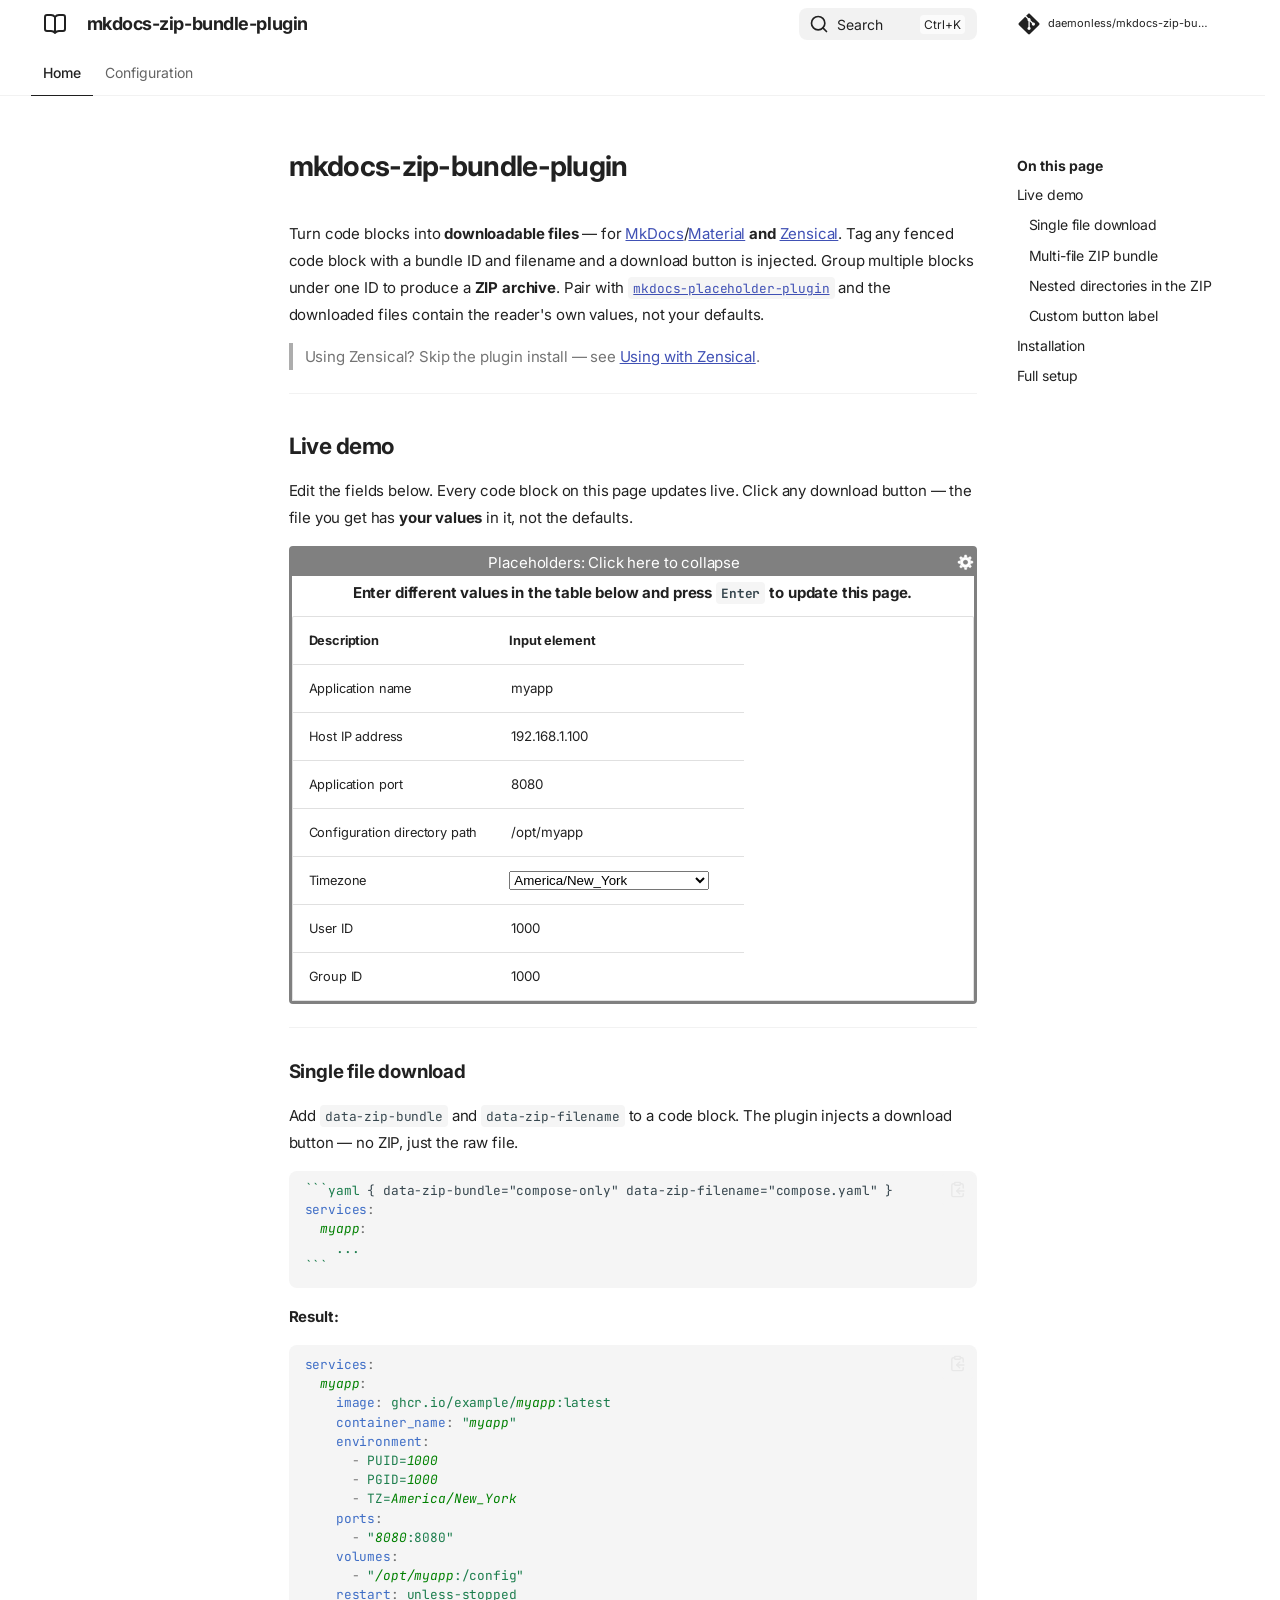
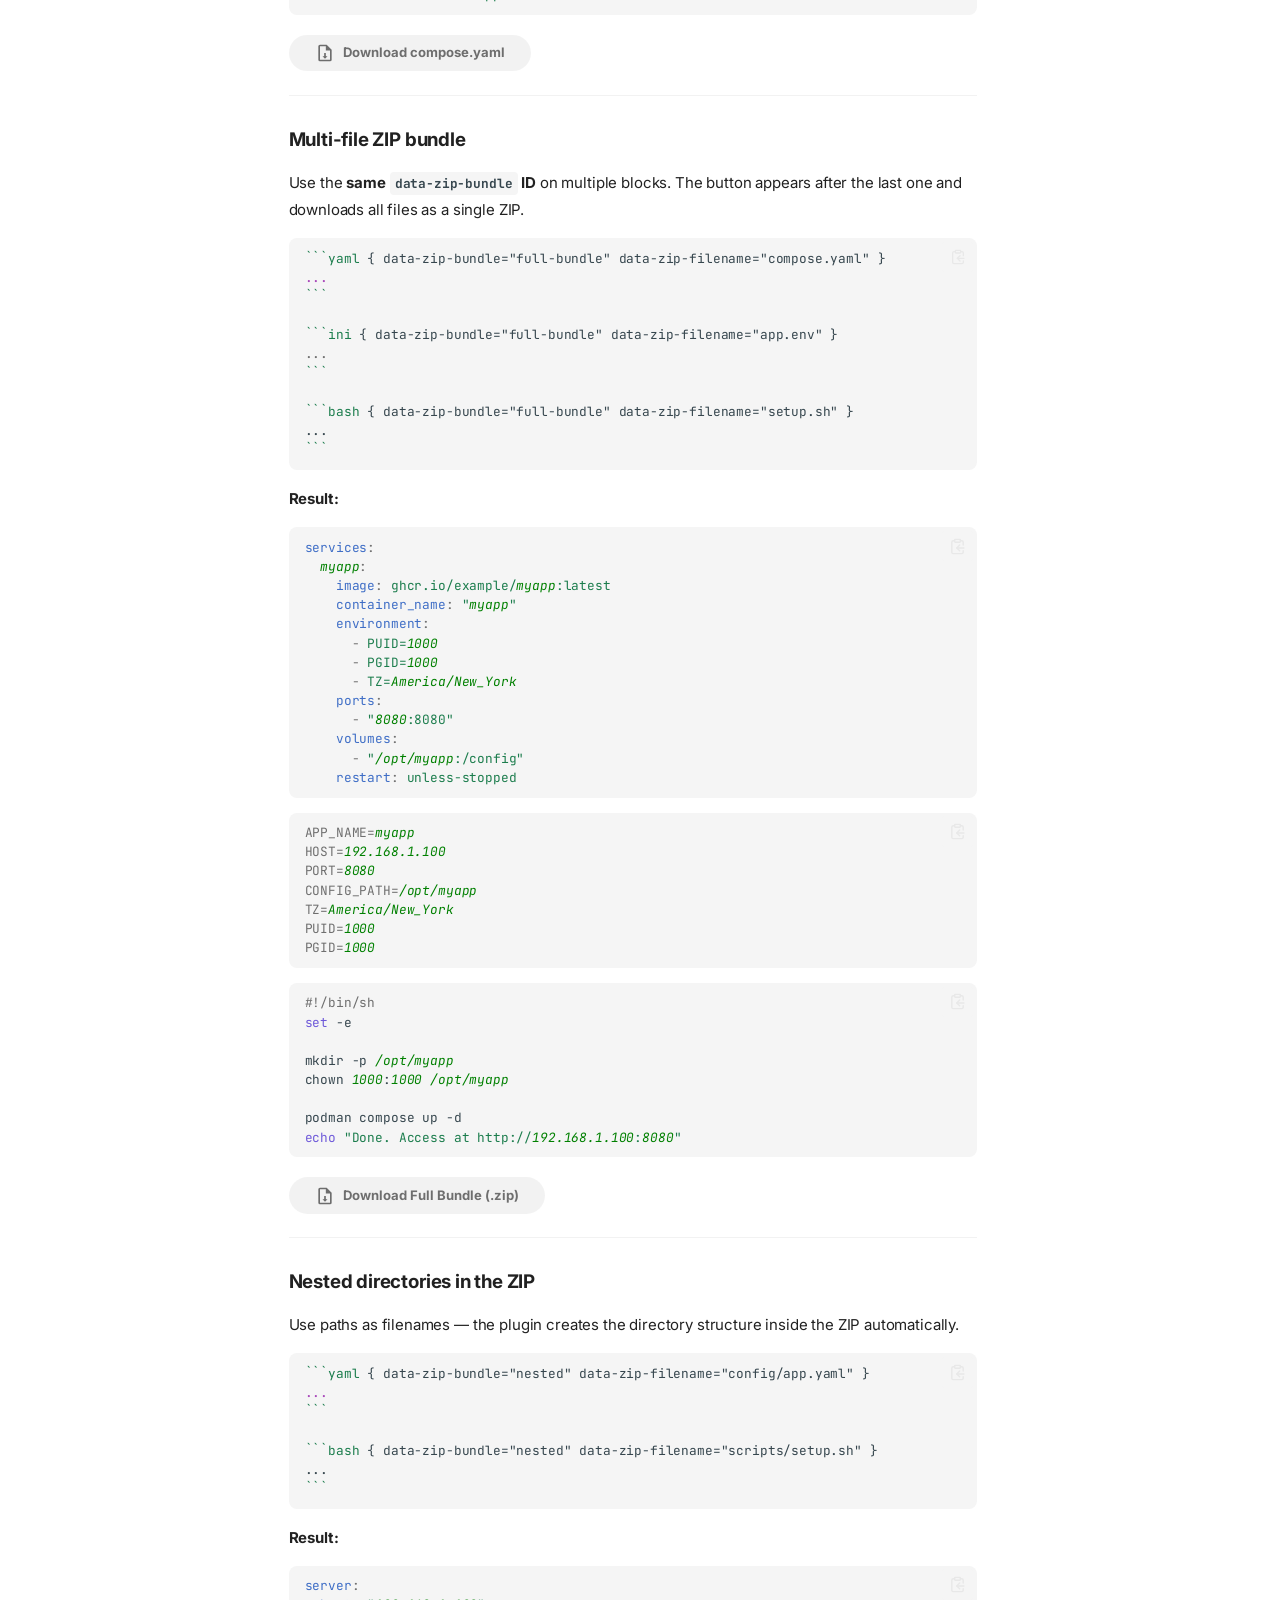
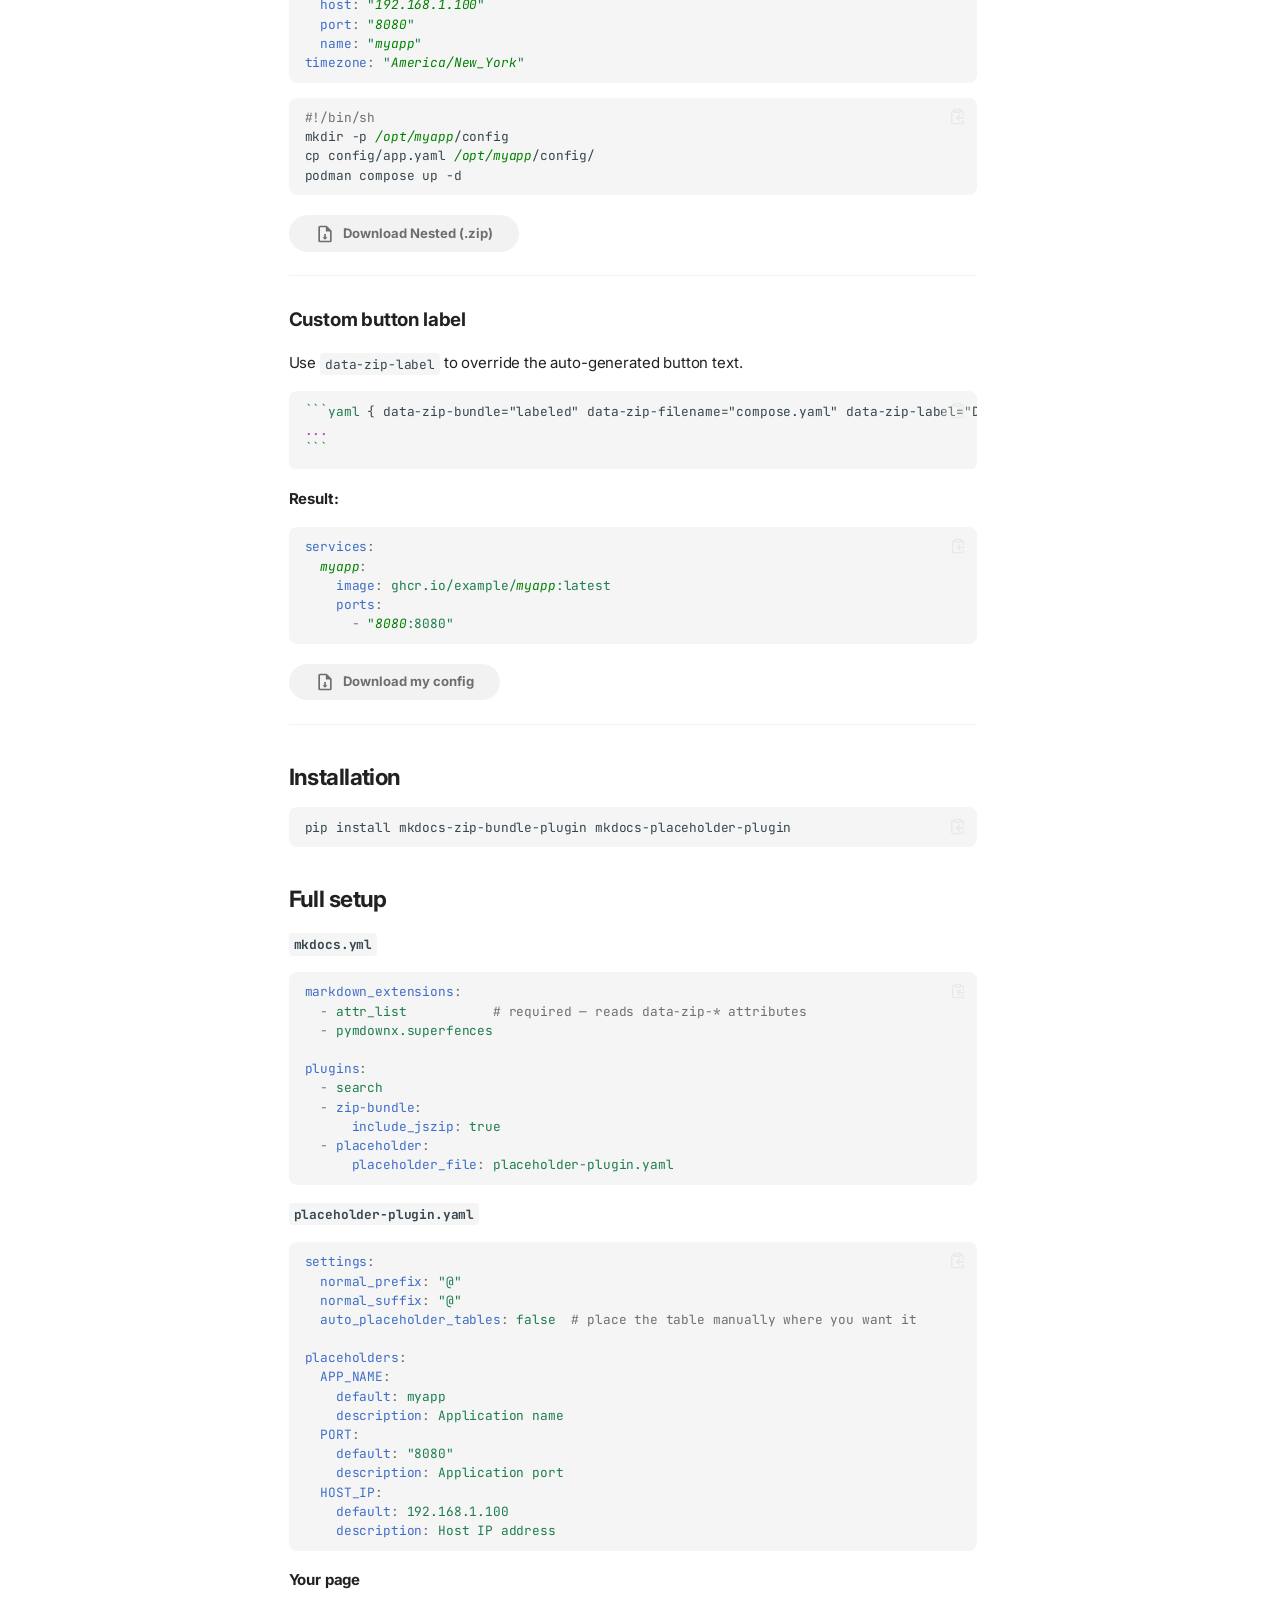
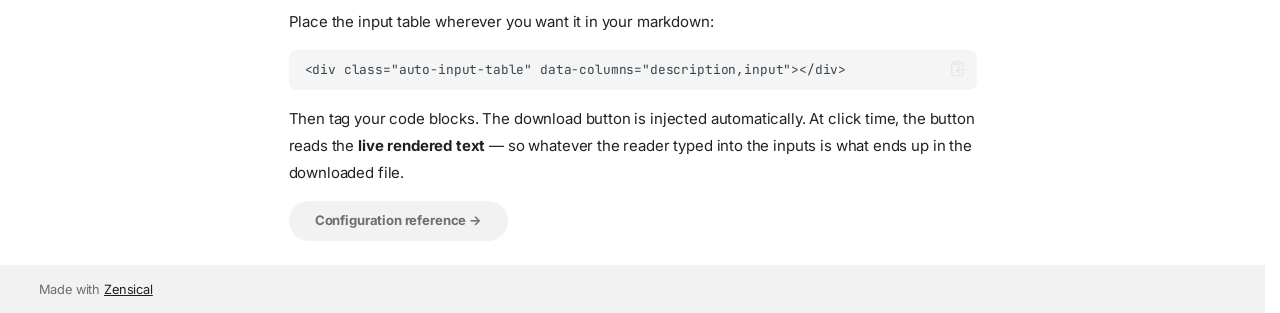
<file: index.html>
<!doctype html>
<html lang="en" class="no-js">
  <head>
    
      <meta charset="utf-8">
      <meta name="viewport" content="width=device-width,initial-scale=1">
      
        <meta name="description" content="A MkDocs plugin that turns code blocks into downloadable ZIP bundles or raw files — placeholder-aware.">
      
      
      
        <link rel="canonical" href="https://mkdocs-zip-bundle-plugin.daemonless.io/">
      
      
      
        <link rel="next" href="./configuration/">
      
      
        
      
      
      <link rel="icon" href="./assets/images/favicon.png">
      <meta name="generator" content="zensical-0.0.68">
    
    
      
        <title>Home - mkdocs-zip-bundle-plugin</title>
      
    
    
      
        
      
      <link rel="stylesheet" href="./assets/stylesheets/modern/main.595f2bf5.min.css">
      
      


    
    
      
    
    
      
        
        
        <link rel="preconnect" href="https://fonts.gstatic.com" crossorigin>
        <link rel="stylesheet" href="https://fonts.googleapis.com/css?family=Inter:300,300i,400,400i,500,500i,700,700i%7CJetBrains+Mono:400,400i,700,700i&amp;display=fallback">
        <style>:root{--md-text-font:"Inter";--md-code-font:"JetBrains Mono"}</style>
      
    
    
      <link rel="stylesheet" href="./assets/zip-bundle/zip-bundle.css">
    
      <link rel="stylesheet" href="./assets/stylesheets/placeholders.css">
    
    <script>__md_scope=new URL(".",location),__md_scope.pathname.endsWith("/")||(__md_scope=new URL(__md_scope.pathname+"/",location)),__md_hash=e=>[...e].reduce(((e,t)=>(e<<5)-e+t.charCodeAt(0)),0),__md_get=(e,t=localStorage,_=__md_scope)=>JSON.parse(t.getItem(_.pathname+"."+e)),__md_set=(e,t,_=localStorage,a=__md_scope)=>{try{_.setItem(a.pathname+"."+e,JSON.stringify(t))}catch(e){}},document.documentElement.setAttribute("data-platform",navigator.platform)</script>
    
      

    
    
  </head>
  
  
    <body dir="ltr">
  
    
    <input class="md-toggle" data-md-toggle="drawer" type="checkbox" id="__drawer" autocomplete="off">
    <input class="md-toggle" data-md-toggle="search" type="checkbox" id="__search" autocomplete="off">
    <label class="md-overlay" for="__drawer" aria-hidden="true"></label>
    <div data-md-component="skip">
      <a href="#__skip" class="md-skip">
        Skip to content
      </a>
    </div>
    <div data-md-component="announce">
      
    </div>
    
    
      

<header class="md-header" data-md-component="header">
  <nav class="md-header__inner md-grid" aria-label="Header">
    <a href="" title="mkdocs-zip-bundle-plugin" class="md-header__button md-logo" aria-label="mkdocs-zip-bundle-plugin" data-md-component="logo">
      
  
  <svg xmlns="http://www.w3.org/2000/svg" fill="none" stroke="currentColor" stroke-linecap="round" stroke-linejoin="round" stroke-width="2" class="lucide lucide-book-open" viewBox="0 0 24 24"><path d="M12 5v16M20.001 19A2 2 0 0 0 22 17V5a2 2 0 0 0-1.999-2L16 3.002A5 5 0 0 0 12 5a5 5 0 0 0-4-2H4a2 2 0 0 0-2 2v12a2 2 0 0 0 1.999 2H8a5 5 0 0 1 4 2 5 5 0 0 1 4-2z"/></svg>

    </a>
    <label class="md-header__button md-icon" for="__drawer" aria-label="Navigation">
      
      <svg xmlns="http://www.w3.org/2000/svg" fill="none" stroke="currentColor" stroke-linecap="round" stroke-linejoin="round" stroke-width="2" class="lucide lucide-menu" viewBox="0 0 24 24"><path d="M4 5h16M4 12h16M4 19h16"/></svg>
    </label>
    <div class="md-header__title" data-md-component="header-title">
      <div class="md-header__ellipsis">
        <div class="md-header__topic">
          <span class="md-ellipsis">
            mkdocs-zip-bundle-plugin
          </span>
        </div>
        <div class="md-header__topic" data-md-component="header-topic">
          <span class="md-ellipsis">
            
              Home
            
          </span>
        </div>
      </div>
    </div>
    
    
      <script>var palette=__md_get("__palette");if(palette&&palette.color){if("(prefers-color-scheme)"===palette.color.media){var media=matchMedia("(prefers-color-scheme: light)"),input=document.querySelector(media.matches?"[data-md-color-media='(prefers-color-scheme: light)']":"[data-md-color-media='(prefers-color-scheme: dark)']");palette.color.media=input.getAttribute("data-md-color-media"),palette.color.scheme=input.getAttribute("data-md-color-scheme"),palette.color.primary=input.getAttribute("data-md-color-primary"),palette.color.accent=input.getAttribute("data-md-color-accent")}for(var[key,value]of Object.entries(palette.color))document.body.setAttribute("data-md-color-"+key,value)}</script>
    
    
    
      
      
        <label class="md-header__button md-icon" for="__search" aria-label="Search">
          
          <svg xmlns="http://www.w3.org/2000/svg" fill="none" stroke="currentColor" stroke-linecap="round" stroke-linejoin="round" stroke-width="2" class="lucide lucide-search" viewBox="0 0 24 24"><path d="m21 21-4.34-4.34"/><circle cx="11" cy="11" r="8"/></svg>
        </label>
        <div class="md-search" data-md-component="search" role="dialog" aria-label="Search">
  <button type="button" class="md-search__button">
    Search
  </button>
</div>
      
    
    <div class="md-header__source">
      
        <a href="https://github.com/daemonless/mkdocs-zip-bundle-plugin" title="Go to repository" class="md-source" data-md-component="source">
  <div class="md-source__icon md-icon">
    
    <svg xmlns="http://www.w3.org/2000/svg" viewBox="0 0 448 512"><!--! Font Awesome Free 7.3.1 by @fontawesome - https://fontawesome.com License - https://fontawesome.com/license/free (Icons: CC BY 4.0, Fonts: SIL OFL 1.1, Code: MIT License) Copyright 2026 Fonticons, Inc.--><path fill="currentColor" d="M439.6 236.1 244 40.5c-5.4-5.5-12.8-8.5-20.4-8.5s-15 3-20.4 8.4L162.5 81l51.5 51.5c27.1-9.1 52.7 16.8 43.4 43.7l49.7 49.7c34.2-11.8 61.2 31 35.5 56.7-26.5 26.5-70.2-2.9-56-37.3L240.3 199v121.9c25.3 12.5 22.3 41.8 9.1 55-6.4 6.4-15.2 10.1-24.3 10.1s-17.8-3.6-24.3-10.1c-17.6-17.6-11.1-46.9 11.2-56v-123c-20.8-8.5-24.6-30.7-18.6-45L142.6 101 8.5 235.1C3 240.6 0 247.9 0 255.5s3 15 8.5 20.4l195.6 195.7c5.4 5.4 12.7 8.4 20.4 8.4s15-3 20.4-8.4l194.7-194.7c5.4-5.4 8.4-12.8 8.4-20.4s-3-15-8.4-20.4"/></svg>
  </div>
  <div class="md-source__repository">
    daemonless/mkdocs-zip-bundle-plugin
  </div>
</a>
      
    </div>
  </nav>
  
</header>
    
    <div class="md-container" data-md-component="container">
      
      
        
          
            
<nav class="md-tabs" aria-label="Tabs" data-md-component="tabs">
  <div class="md-grid">
    <ul class="md-tabs__list">
      
        
  
  
  
    
  
  
    <li class="md-tabs__item md-tabs__item--active">
      <a href="" class="md-tabs__link">
        
  
  Home

      </a>
    </li>
  

      
        
  
  
  
  
    <li class="md-tabs__item">
      <a href="./configuration/" class="md-tabs__link">
        
  
  Configuration

      </a>
    </li>
  

      
    </ul>
  </div>
</nav>
          
        
      
      <main class="md-main" data-md-component="main">
        <div class="md-main__inner md-grid">
          
            
              
              <div class="md-sidebar md-sidebar--primary" data-md-component="sidebar" data-md-type="navigation" >
                <div class="md-sidebar__scrollwrap">
                  <div class="md-sidebar__inner">
                    


  


<nav class="md-nav md-nav--primary md-nav--lifted" aria-label="Navigation" data-md-level="0">
  <label class="md-nav__title" for="__drawer">
    <a href="" title="mkdocs-zip-bundle-plugin" class="md-nav__button md-logo" aria-label="mkdocs-zip-bundle-plugin" data-md-component="logo">
      
  
  <svg xmlns="http://www.w3.org/2000/svg" fill="none" stroke="currentColor" stroke-linecap="round" stroke-linejoin="round" stroke-width="2" class="lucide lucide-book-open" viewBox="0 0 24 24"><path d="M12 5v16M20.001 19A2 2 0 0 0 22 17V5a2 2 0 0 0-1.999-2L16 3.002A5 5 0 0 0 12 5a5 5 0 0 0-4-2H4a2 2 0 0 0-2 2v12a2 2 0 0 0 1.999 2H8a5 5 0 0 1 4 2 5 5 0 0 1 4-2z"/></svg>

    </a>
    mkdocs-zip-bundle-plugin
  </label>
  
    <div class="md-nav__source">
      <a href="https://github.com/daemonless/mkdocs-zip-bundle-plugin" title="Go to repository" class="md-source" data-md-component="source">
  <div class="md-source__icon md-icon">
    
    <svg xmlns="http://www.w3.org/2000/svg" viewBox="0 0 448 512"><!--! Font Awesome Free 7.3.1 by @fontawesome - https://fontawesome.com License - https://fontawesome.com/license/free (Icons: CC BY 4.0, Fonts: SIL OFL 1.1, Code: MIT License) Copyright 2026 Fonticons, Inc.--><path fill="currentColor" d="M439.6 236.1 244 40.5c-5.4-5.5-12.8-8.5-20.4-8.5s-15 3-20.4 8.4L162.5 81l51.5 51.5c27.1-9.1 52.7 16.8 43.4 43.7l49.7 49.7c34.2-11.8 61.2 31 35.5 56.7-26.5 26.5-70.2-2.9-56-37.3L240.3 199v121.9c25.3 12.5 22.3 41.8 9.1 55-6.4 6.4-15.2 10.1-24.3 10.1s-17.8-3.6-24.3-10.1c-17.6-17.6-11.1-46.9 11.2-56v-123c-20.8-8.5-24.6-30.7-18.6-45L142.6 101 8.5 235.1C3 240.6 0 247.9 0 255.5s3 15 8.5 20.4l195.6 195.7c5.4 5.4 12.7 8.4 20.4 8.4s15-3 20.4-8.4l194.7-194.7c5.4-5.4 8.4-12.8 8.4-20.4s-3-15-8.4-20.4"/></svg>
  </div>
  <div class="md-source__repository">
    daemonless/mkdocs-zip-bundle-plugin
  </div>
</a>
    </div>
  
  <ul class="md-nav__list" data-md-scrollfix>
    
      
      
  
  
    
  
  
  
    <li class="md-nav__item md-nav__item--active">
      
      
      
      
        
      
      
        <label class="md-nav__link md-nav__link--active" for="__toc">
          
  
  
  <span class="md-ellipsis">
    
  
  Home

    
  </span>
  
  

          <span class="md-nav__icon md-icon"></span>
        </label>
      
      <a href="" class="md-nav__link md-nav__link--active">
        
  
  
  <span class="md-ellipsis">
    
  
  Home

    
  </span>
  
  

      </a>
      
        


<nav class="md-nav md-nav--secondary" aria-label="On this page">
  
  
  
    
  
  
    <label class="md-nav__title" for="__toc">
      <span class="md-nav__icon md-icon"></span>
      On this page
    </label>
    <ul class="md-nav__list" data-md-component="toc" data-md-scrollfix>
      
        <li class="md-nav__item">
  <a href="#live-demo" class="md-nav__link">
    <span class="md-ellipsis">
      <span class="md-typeset">
        Live demo
      </span>
    </span>
  </a>
  
    <nav class="md-nav" aria-label="Live demo">
      <ul class="md-nav__list">
        
          <li class="md-nav__item">
  <a href="#single-file-download" class="md-nav__link">
    <span class="md-ellipsis">
      <span class="md-typeset">
        Single file download
      </span>
    </span>
  </a>
  
</li>
        
          <li class="md-nav__item">
  <a href="#multi-file-zip-bundle" class="md-nav__link">
    <span class="md-ellipsis">
      <span class="md-typeset">
        Multi-file ZIP bundle
      </span>
    </span>
  </a>
  
</li>
        
          <li class="md-nav__item">
  <a href="#nested-directories-in-the-zip" class="md-nav__link">
    <span class="md-ellipsis">
      <span class="md-typeset">
        Nested directories in the ZIP
      </span>
    </span>
  </a>
  
</li>
        
          <li class="md-nav__item">
  <a href="#custom-button-label" class="md-nav__link">
    <span class="md-ellipsis">
      <span class="md-typeset">
        Custom button label
      </span>
    </span>
  </a>
  
</li>
        
      </ul>
    </nav>
  
</li>
      
        <li class="md-nav__item">
  <a href="#installation" class="md-nav__link">
    <span class="md-ellipsis">
      <span class="md-typeset">
        Installation
      </span>
    </span>
  </a>
  
</li>
      
        <li class="md-nav__item">
  <a href="#full-setup" class="md-nav__link">
    <span class="md-ellipsis">
      <span class="md-typeset">
        Full setup
      </span>
    </span>
  </a>
  
</li>
      
    </ul>
  
</nav>
      
    </li>
  

    
      
      
  
  
  
  
    <li class="md-nav__item">
      <a href="./configuration/" class="md-nav__link">
        
  
  
  <span class="md-ellipsis">
    
  
  Configuration

    
  </span>
  
  

      </a>
    </li>
  

    
  </ul>
</nav>
                  </div>
                </div>
              </div>
            
            
              
              <div class="md-sidebar md-sidebar--secondary" data-md-component="sidebar" data-md-type="toc" >
                <div class="md-sidebar__scrollwrap">
                  
                    
                    
                    
                      
                    
                    
                      <input class="md-nav__toggle md-toggle" type="checkbox" id="__toc">
                      <div class="md-sidebar-button__wrapper">
                        <label class="md-sidebar-button" for="__toc"></label>
                      </div>
                    
                  
                  <div class="md-sidebar__inner">
                    


<nav class="md-nav md-nav--secondary" aria-label="On this page">
  
  
  
    
  
  
    <label class="md-nav__title" for="__toc">
      <span class="md-nav__icon md-icon"></span>
      On this page
    </label>
    <ul class="md-nav__list" data-md-component="toc" data-md-scrollfix>
      
        <li class="md-nav__item">
  <a href="#live-demo" class="md-nav__link">
    <span class="md-ellipsis">
      <span class="md-typeset">
        Live demo
      </span>
    </span>
  </a>
  
    <nav class="md-nav" aria-label="Live demo">
      <ul class="md-nav__list">
        
          <li class="md-nav__item">
  <a href="#single-file-download" class="md-nav__link">
    <span class="md-ellipsis">
      <span class="md-typeset">
        Single file download
      </span>
    </span>
  </a>
  
</li>
        
          <li class="md-nav__item">
  <a href="#multi-file-zip-bundle" class="md-nav__link">
    <span class="md-ellipsis">
      <span class="md-typeset">
        Multi-file ZIP bundle
      </span>
    </span>
  </a>
  
</li>
        
          <li class="md-nav__item">
  <a href="#nested-directories-in-the-zip" class="md-nav__link">
    <span class="md-ellipsis">
      <span class="md-typeset">
        Nested directories in the ZIP
      </span>
    </span>
  </a>
  
</li>
        
          <li class="md-nav__item">
  <a href="#custom-button-label" class="md-nav__link">
    <span class="md-ellipsis">
      <span class="md-typeset">
        Custom button label
      </span>
    </span>
  </a>
  
</li>
        
      </ul>
    </nav>
  
</li>
      
        <li class="md-nav__item">
  <a href="#installation" class="md-nav__link">
    <span class="md-ellipsis">
      <span class="md-typeset">
        Installation
      </span>
    </span>
  </a>
  
</li>
      
        <li class="md-nav__item">
  <a href="#full-setup" class="md-nav__link">
    <span class="md-ellipsis">
      <span class="md-typeset">
        Full setup
      </span>
    </span>
  </a>
  
</li>
      
    </ul>
  
</nav>
                  </div>
                </div>
              </div>
            
          
          
            <div class="md-content" data-md-component="content">
              
              <article class="md-content__inner md-typeset">
                <a id="__skip" tabindex="-1"></a>
                
                  

  
  


<h1 id="mkdocs-zip-bundle-plugin">mkdocs-zip-bundle-plugin</h1>
<p>Turn code blocks into <strong>downloadable files</strong> — for <a href="https://www.mkdocs.org">MkDocs</a>/<a href="https://squidfunk.github.io/mkdocs-material/">Material</a> <strong>and</strong> <a href="https://zensical.org">Zensical</a>. Tag any fenced code block with a bundle ID and filename and a download button is injected. Group multiple blocks under one ID to produce a <strong>ZIP archive</strong>. Pair with <a href="https://github.com/six-two/mkdocs-placeholder-plugin"><code>mkdocs-placeholder-plugin</code></a> and the downloaded files contain the reader's own values, not your defaults.</p>
<blockquote>
<p>Using Zensical? Skip the plugin install — see <a href="configuration/#using-with-zensical">Using with Zensical</a>.</p>
</blockquote>
<hr />
<h2 id="live-demo">Live demo</h2>
<p>Edit the fields below. Every code block on this page updates live. Click any download button — the file you get has <strong>your values</strong> in it, not the defaults.</p>
<div class="auto-input-table" data-columns="description,input"><table><thead><tr><th>Description / name</th><th>Input element</th></tr></thead><tbody><tr><td>Application name</td><td><input value="myapp" disabled></td></tr><tr><td>Host IP address</td><td><input value="192.168.1.100" disabled></td></tr><tr><td>Application port</td><td><input value="8080" disabled></td></tr><tr><td>Configuration directory path</td><td><input value="/opt/myapp" disabled></td></tr><tr><td>Timezone</td><td><select disabled><option>America/New_York</option></select></td></tr><tr><td>User ID</td><td><input value="1000" disabled></td></tr><tr><td>Group ID</td><td><input value="1000" disabled></td></tr></tbody></table></div>

<hr />
<h3 id="single-file-download">Single file download</h3>
<p>Add <code>data-zip-bundle</code> and <code>data-zip-filename</code> to a code block. The plugin injects a download button — no ZIP, just the raw file.</p>
<div class="highlight"><pre><span></span><code><a id="__codelineno-0-1" name="__codelineno-0-1" href="#__codelineno-0-1"></a><span class="sb">```yaml</span><span class="w"> </span>{ data-zip-bundle="compose-only" data-zip-filename="compose.yaml" }
<a id="__codelineno-0-2" name="__codelineno-0-2" href="#__codelineno-0-2"></a><span class="nt">services</span><span class="p">:</span>
<a id="__codelineno-0-3" name="__codelineno-0-3" href="#__codelineno-0-3"></a><span class="w">  </span><span class="nt"><span class="placeholder-value inline-editor-requested" data-placeholder="APP_NAME">myapp</span></span><span class="p">:</span>
<a id="__codelineno-0-4" name="__codelineno-0-4" href="#__codelineno-0-4"></a><span class="w">    </span><span class="l l-Scalar l-Scalar-Plain">...</span>
<a id="__codelineno-0-5" name="__codelineno-0-5" href="#__codelineno-0-5"></a><span class="sb">```</span>
</code></pre></div>
<p><strong>Result:</strong></p>
<div class="highlight" data-zip-bundle="compose-only" data-zip-filename="compose.yaml"><pre><span></span><code><a id="__codelineno-1-1" name="__codelineno-1-1" href="#__codelineno-1-1"></a><span class="nt">services</span><span class="p">:</span>
<a id="__codelineno-1-2" name="__codelineno-1-2" href="#__codelineno-1-2"></a><span class="w">  </span><span class="nt"><span class="placeholder-value inline-editor-requested" data-placeholder="APP_NAME">myapp</span></span><span class="p">:</span>
<a id="__codelineno-1-3" name="__codelineno-1-3" href="#__codelineno-1-3"></a><span class="w">    </span><span class="nt">image</span><span class="p">:</span><span class="w"> </span><span class="l l-Scalar l-Scalar-Plain">ghcr.io/example/<span class="placeholder-value inline-editor-requested" data-placeholder="APP_NAME">myapp</span>:latest</span>
<a id="__codelineno-1-4" name="__codelineno-1-4" href="#__codelineno-1-4"></a><span class="w">    </span><span class="nt">container_name</span><span class="p">:</span><span class="w"> </span><span class="s">"<span class="placeholder-value inline-editor-requested" data-placeholder="APP_NAME">myapp</span>"</span>
<a id="__codelineno-1-5" name="__codelineno-1-5" href="#__codelineno-1-5"></a><span class="w">    </span><span class="nt">environment</span><span class="p">:</span>
<a id="__codelineno-1-6" name="__codelineno-1-6" href="#__codelineno-1-6"></a><span class="w">      </span><span class="p p-Indicator">-</span><span class="w"> </span><span class="l l-Scalar l-Scalar-Plain">PUID=<span class="placeholder-value inline-editor-requested" data-placeholder="PUID">1000</span></span>
<a id="__codelineno-1-7" name="__codelineno-1-7" href="#__codelineno-1-7"></a><span class="w">      </span><span class="p p-Indicator">-</span><span class="w"> </span><span class="l l-Scalar l-Scalar-Plain">PGID=<span class="placeholder-value inline-editor-requested" data-placeholder="PGID">1000</span></span>
<a id="__codelineno-1-8" name="__codelineno-1-8" href="#__codelineno-1-8"></a><span class="w">      </span><span class="p p-Indicator">-</span><span class="w"> </span><span class="l l-Scalar l-Scalar-Plain">TZ=<span class="placeholder-value inline-editor-requested" data-placeholder="TZ">America/New_York</span></span>
<a id="__codelineno-1-9" name="__codelineno-1-9" href="#__codelineno-1-9"></a><span class="w">    </span><span class="nt">ports</span><span class="p">:</span>
<a id="__codelineno-1-10" name="__codelineno-1-10" href="#__codelineno-1-10"></a><span class="w">      </span><span class="p p-Indicator">-</span><span class="w"> </span><span class="s">"<span class="placeholder-value inline-editor-requested" data-placeholder="PORT">8080</span>:8080"</span>
<a id="__codelineno-1-11" name="__codelineno-1-11" href="#__codelineno-1-11"></a><span class="w">    </span><span class="nt">volumes</span><span class="p">:</span>
<a id="__codelineno-1-12" name="__codelineno-1-12" href="#__codelineno-1-12"></a><span class="w">      </span><span class="p p-Indicator">-</span><span class="w"> </span><span class="s">"<span class="placeholder-value inline-editor-requested" data-placeholder="CONFIG_PATH">/opt/myapp</span>:/config"</span>
<a id="__codelineno-1-13" name="__codelineno-1-13" href="#__codelineno-1-13"></a><span class="w">    </span><span class="nt">restart</span><span class="p">:</span><span class="w"> </span><span class="l l-Scalar l-Scalar-Plain">unless-stopped</span>
</code></pre></div>
<hr />
<h3 id="multi-file-zip-bundle">Multi-file ZIP bundle</h3>
<p>Use the <strong>same <code>data-zip-bundle</code> ID</strong> on multiple blocks. The button appears after the last one and downloads all files as a single ZIP.</p>
<div class="highlight"><pre><span></span><code><a id="__codelineno-2-1" name="__codelineno-2-1" href="#__codelineno-2-1"></a><span class="sb">```yaml</span><span class="w"> </span>{ data-zip-bundle="full-bundle" data-zip-filename="compose.yaml" }
<a id="__codelineno-2-2" name="__codelineno-2-2" href="#__codelineno-2-2"></a><span class="nn">...</span>
<a id="__codelineno-2-3" name="__codelineno-2-3" href="#__codelineno-2-3"></a><span class="sb">```</span>
<a id="__codelineno-2-4" name="__codelineno-2-4" href="#__codelineno-2-4"></a>
<a id="__codelineno-2-5" name="__codelineno-2-5" href="#__codelineno-2-5"></a><span class="sb">```ini</span><span class="w"> </span>{ data-zip-bundle="full-bundle" data-zip-filename="app.env" }
<a id="__codelineno-2-6" name="__codelineno-2-6" href="#__codelineno-2-6"></a><span class="na">...</span>
<a id="__codelineno-2-7" name="__codelineno-2-7" href="#__codelineno-2-7"></a><span class="sb">```</span>
<a id="__codelineno-2-8" name="__codelineno-2-8" href="#__codelineno-2-8"></a>
<a id="__codelineno-2-9" name="__codelineno-2-9" href="#__codelineno-2-9"></a><span class="sb">```bash</span><span class="w"> </span>{ data-zip-bundle="full-bundle" data-zip-filename="setup.sh" }
<a id="__codelineno-2-10" name="__codelineno-2-10" href="#__codelineno-2-10"></a>...
<a id="__codelineno-2-11" name="__codelineno-2-11" href="#__codelineno-2-11"></a><span class="sb">```</span>
</code></pre></div>
<p><strong>Result:</strong></p>
<div class="highlight" data-zip-bundle="full-bundle" data-zip-filename="compose.yaml"><pre><span></span><code><a id="__codelineno-3-1" name="__codelineno-3-1" href="#__codelineno-3-1"></a><span class="nt">services</span><span class="p">:</span>
<a id="__codelineno-3-2" name="__codelineno-3-2" href="#__codelineno-3-2"></a><span class="w">  </span><span class="nt"><span class="placeholder-value inline-editor-requested" data-placeholder="APP_NAME">myapp</span></span><span class="p">:</span>
<a id="__codelineno-3-3" name="__codelineno-3-3" href="#__codelineno-3-3"></a><span class="w">    </span><span class="nt">image</span><span class="p">:</span><span class="w"> </span><span class="l l-Scalar l-Scalar-Plain">ghcr.io/example/<span class="placeholder-value inline-editor-requested" data-placeholder="APP_NAME">myapp</span>:latest</span>
<a id="__codelineno-3-4" name="__codelineno-3-4" href="#__codelineno-3-4"></a><span class="w">    </span><span class="nt">container_name</span><span class="p">:</span><span class="w"> </span><span class="s">"<span class="placeholder-value inline-editor-requested" data-placeholder="APP_NAME">myapp</span>"</span>
<a id="__codelineno-3-5" name="__codelineno-3-5" href="#__codelineno-3-5"></a><span class="w">    </span><span class="nt">environment</span><span class="p">:</span>
<a id="__codelineno-3-6" name="__codelineno-3-6" href="#__codelineno-3-6"></a><span class="w">      </span><span class="p p-Indicator">-</span><span class="w"> </span><span class="l l-Scalar l-Scalar-Plain">PUID=<span class="placeholder-value inline-editor-requested" data-placeholder="PUID">1000</span></span>
<a id="__codelineno-3-7" name="__codelineno-3-7" href="#__codelineno-3-7"></a><span class="w">      </span><span class="p p-Indicator">-</span><span class="w"> </span><span class="l l-Scalar l-Scalar-Plain">PGID=<span class="placeholder-value inline-editor-requested" data-placeholder="PGID">1000</span></span>
<a id="__codelineno-3-8" name="__codelineno-3-8" href="#__codelineno-3-8"></a><span class="w">      </span><span class="p p-Indicator">-</span><span class="w"> </span><span class="l l-Scalar l-Scalar-Plain">TZ=<span class="placeholder-value inline-editor-requested" data-placeholder="TZ">America/New_York</span></span>
<a id="__codelineno-3-9" name="__codelineno-3-9" href="#__codelineno-3-9"></a><span class="w">    </span><span class="nt">ports</span><span class="p">:</span>
<a id="__codelineno-3-10" name="__codelineno-3-10" href="#__codelineno-3-10"></a><span class="w">      </span><span class="p p-Indicator">-</span><span class="w"> </span><span class="s">"<span class="placeholder-value inline-editor-requested" data-placeholder="PORT">8080</span>:8080"</span>
<a id="__codelineno-3-11" name="__codelineno-3-11" href="#__codelineno-3-11"></a><span class="w">    </span><span class="nt">volumes</span><span class="p">:</span>
<a id="__codelineno-3-12" name="__codelineno-3-12" href="#__codelineno-3-12"></a><span class="w">      </span><span class="p p-Indicator">-</span><span class="w"> </span><span class="s">"<span class="placeholder-value inline-editor-requested" data-placeholder="CONFIG_PATH">/opt/myapp</span>:/config"</span>
<a id="__codelineno-3-13" name="__codelineno-3-13" href="#__codelineno-3-13"></a><span class="w">    </span><span class="nt">restart</span><span class="p">:</span><span class="w"> </span><span class="l l-Scalar l-Scalar-Plain">unless-stopped</span>
</code></pre></div>
<div class="highlight" data-zip-bundle="full-bundle" data-zip-filename="app.env"><pre><span></span><code><a id="__codelineno-4-1" name="__codelineno-4-1" href="#__codelineno-4-1"></a><span class="na">APP_NAME</span><span class="o">=</span><span class="s"><span class="placeholder-value inline-editor-requested" data-placeholder="APP_NAME">myapp</span></span>
<a id="__codelineno-4-2" name="__codelineno-4-2" href="#__codelineno-4-2"></a><span class="na">HOST</span><span class="o">=</span><span class="s"><span class="placeholder-value inline-editor-requested" data-placeholder="HOST_IP">192.168.1.100</span></span>
<a id="__codelineno-4-3" name="__codelineno-4-3" href="#__codelineno-4-3"></a><span class="na">PORT</span><span class="o">=</span><span class="s"><span class="placeholder-value inline-editor-requested" data-placeholder="PORT">8080</span></span>
<a id="__codelineno-4-4" name="__codelineno-4-4" href="#__codelineno-4-4"></a><span class="na">CONFIG_PATH</span><span class="o">=</span><span class="s"><span class="placeholder-value inline-editor-requested" data-placeholder="CONFIG_PATH">/opt/myapp</span></span>
<a id="__codelineno-4-5" name="__codelineno-4-5" href="#__codelineno-4-5"></a><span class="na">TZ</span><span class="o">=</span><span class="s"><span class="placeholder-value inline-editor-requested" data-placeholder="TZ">America/New_York</span></span>
<a id="__codelineno-4-6" name="__codelineno-4-6" href="#__codelineno-4-6"></a><span class="na">PUID</span><span class="o">=</span><span class="s"><span class="placeholder-value inline-editor-requested" data-placeholder="PUID">1000</span></span>
<a id="__codelineno-4-7" name="__codelineno-4-7" href="#__codelineno-4-7"></a><span class="na">PGID</span><span class="o">=</span><span class="s"><span class="placeholder-value inline-editor-requested" data-placeholder="PGID">1000</span></span>
</code></pre></div>
<div class="highlight" data-zip-bundle="full-bundle" data-zip-filename="setup.sh"><pre><span></span><code><a id="__codelineno-5-1" name="__codelineno-5-1" href="#__codelineno-5-1"></a><span class="ch">#!/bin/sh</span>
<a id="__codelineno-5-2" name="__codelineno-5-2" href="#__codelineno-5-2"></a><span class="nb">set</span><span class="w"> </span>-e
<a id="__codelineno-5-3" name="__codelineno-5-3" href="#__codelineno-5-3"></a>
<a id="__codelineno-5-4" name="__codelineno-5-4" href="#__codelineno-5-4"></a>mkdir<span class="w"> </span>-p<span class="w"> </span><span class="placeholder-value inline-editor-requested" data-placeholder="CONFIG_PATH">/opt/myapp</span>
<a id="__codelineno-5-5" name="__codelineno-5-5" href="#__codelineno-5-5"></a>chown<span class="w"> </span><span class="placeholder-value inline-editor-requested" data-placeholder="PUID">1000</span>:<span class="placeholder-value inline-editor-requested" data-placeholder="PGID">1000</span><span class="w"> </span><span class="placeholder-value inline-editor-requested" data-placeholder="CONFIG_PATH">/opt/myapp</span>
<a id="__codelineno-5-6" name="__codelineno-5-6" href="#__codelineno-5-6"></a>
<a id="__codelineno-5-7" name="__codelineno-5-7" href="#__codelineno-5-7"></a>podman<span class="w"> </span>compose<span class="w"> </span>up<span class="w"> </span>-d
<a id="__codelineno-5-8" name="__codelineno-5-8" href="#__codelineno-5-8"></a><span class="nb">echo</span><span class="w"> </span><span class="s2">"Done. Access at http://<span class="placeholder-value inline-editor-requested" data-placeholder="HOST_IP">192.168.1.100</span>:<span class="placeholder-value inline-editor-requested" data-placeholder="PORT">8080</span>"</span>
</code></pre></div>
<hr />
<h3 id="nested-directories-in-the-zip">Nested directories in the ZIP</h3>
<p>Use paths as filenames — the plugin creates the directory structure inside the ZIP automatically.</p>
<div class="highlight"><pre><span></span><code><a id="__codelineno-6-1" name="__codelineno-6-1" href="#__codelineno-6-1"></a><span class="sb">```yaml</span><span class="w"> </span>{ data-zip-bundle="nested" data-zip-filename="config/app.yaml" }
<a id="__codelineno-6-2" name="__codelineno-6-2" href="#__codelineno-6-2"></a><span class="nn">...</span>
<a id="__codelineno-6-3" name="__codelineno-6-3" href="#__codelineno-6-3"></a><span class="sb">```</span>
<a id="__codelineno-6-4" name="__codelineno-6-4" href="#__codelineno-6-4"></a>
<a id="__codelineno-6-5" name="__codelineno-6-5" href="#__codelineno-6-5"></a><span class="sb">```bash</span><span class="w"> </span>{ data-zip-bundle="nested" data-zip-filename="scripts/setup.sh" }
<a id="__codelineno-6-6" name="__codelineno-6-6" href="#__codelineno-6-6"></a>...
<a id="__codelineno-6-7" name="__codelineno-6-7" href="#__codelineno-6-7"></a><span class="sb">```</span>
</code></pre></div>
<p><strong>Result:</strong></p>
<div class="highlight" data-zip-bundle="nested" data-zip-filename="config/app.yaml"><pre><span></span><code><a id="__codelineno-7-1" name="__codelineno-7-1" href="#__codelineno-7-1"></a><span class="nt">server</span><span class="p">:</span>
<a id="__codelineno-7-2" name="__codelineno-7-2" href="#__codelineno-7-2"></a><span class="w">  </span><span class="nt">host</span><span class="p">:</span><span class="w"> </span><span class="s">"<span class="placeholder-value inline-editor-requested" data-placeholder="HOST_IP">192.168.1.100</span>"</span>
<a id="__codelineno-7-3" name="__codelineno-7-3" href="#__codelineno-7-3"></a><span class="w">  </span><span class="nt">port</span><span class="p">:</span><span class="w"> </span><span class="s">"<span class="placeholder-value inline-editor-requested" data-placeholder="PORT">8080</span>"</span>
<a id="__codelineno-7-4" name="__codelineno-7-4" href="#__codelineno-7-4"></a><span class="w">  </span><span class="nt">name</span><span class="p">:</span><span class="w"> </span><span class="s">"<span class="placeholder-value inline-editor-requested" data-placeholder="APP_NAME">myapp</span>"</span>
<a id="__codelineno-7-5" name="__codelineno-7-5" href="#__codelineno-7-5"></a><span class="nt">timezone</span><span class="p">:</span><span class="w"> </span><span class="s">"<span class="placeholder-value inline-editor-requested" data-placeholder="TZ">America/New_York</span>"</span>
</code></pre></div>
<div class="highlight" data-zip-bundle="nested" data-zip-filename="scripts/setup.sh"><pre><span></span><code><a id="__codelineno-8-1" name="__codelineno-8-1" href="#__codelineno-8-1"></a><span class="ch">#!/bin/sh</span>
<a id="__codelineno-8-2" name="__codelineno-8-2" href="#__codelineno-8-2"></a>mkdir<span class="w"> </span>-p<span class="w"> </span><span class="placeholder-value inline-editor-requested" data-placeholder="CONFIG_PATH">/opt/myapp</span>/config
<a id="__codelineno-8-3" name="__codelineno-8-3" href="#__codelineno-8-3"></a>cp<span class="w"> </span>config/app.yaml<span class="w"> </span><span class="placeholder-value inline-editor-requested" data-placeholder="CONFIG_PATH">/opt/myapp</span>/config/
<a id="__codelineno-8-4" name="__codelineno-8-4" href="#__codelineno-8-4"></a>podman<span class="w"> </span>compose<span class="w"> </span>up<span class="w"> </span>-d
</code></pre></div>
<hr />
<h3 id="custom-button-label">Custom button label</h3>
<p>Use <code>data-zip-label</code> to override the auto-generated button text.</p>
<div class="highlight"><pre><span></span><code><a id="__codelineno-9-1" name="__codelineno-9-1" href="#__codelineno-9-1"></a><span class="sb">```yaml</span><span class="w"> </span>{ data-zip-bundle="labeled" data-zip-filename="compose.yaml" data-zip-label="Download my config" }
<a id="__codelineno-9-2" name="__codelineno-9-2" href="#__codelineno-9-2"></a><span class="nn">...</span>
<a id="__codelineno-9-3" name="__codelineno-9-3" href="#__codelineno-9-3"></a><span class="sb">```</span>
</code></pre></div>
<p><strong>Result:</strong></p>
<div class="highlight" data-zip-bundle="labeled" data-zip-filename="compose.yaml" data-zip-label="Download my config"><pre><span></span><code><a id="__codelineno-10-1" name="__codelineno-10-1" href="#__codelineno-10-1"></a><span class="nt">services</span><span class="p">:</span>
<a id="__codelineno-10-2" name="__codelineno-10-2" href="#__codelineno-10-2"></a><span class="w">  </span><span class="nt"><span class="placeholder-value inline-editor-requested" data-placeholder="APP_NAME">myapp</span></span><span class="p">:</span>
<a id="__codelineno-10-3" name="__codelineno-10-3" href="#__codelineno-10-3"></a><span class="w">    </span><span class="nt">image</span><span class="p">:</span><span class="w"> </span><span class="l l-Scalar l-Scalar-Plain">ghcr.io/example/<span class="placeholder-value inline-editor-requested" data-placeholder="APP_NAME">myapp</span>:latest</span>
<a id="__codelineno-10-4" name="__codelineno-10-4" href="#__codelineno-10-4"></a><span class="w">    </span><span class="nt">ports</span><span class="p">:</span>
<a id="__codelineno-10-5" name="__codelineno-10-5" href="#__codelineno-10-5"></a><span class="w">      </span><span class="p p-Indicator">-</span><span class="w"> </span><span class="s">"<span class="placeholder-value inline-editor-requested" data-placeholder="PORT">8080</span>:8080"</span>
</code></pre></div>
<hr />
<h2 id="installation">Installation</h2>
<div class="highlight"><pre><span></span><code><a id="__codelineno-11-1" name="__codelineno-11-1" href="#__codelineno-11-1"></a>pip<span class="w"> </span>install<span class="w"> </span>mkdocs-zip-bundle-plugin<span class="w"> </span>mkdocs-placeholder-plugin
</code></pre></div>
<h2 id="full-setup">Full setup</h2>
<p><strong><code>mkdocs.yml</code></strong></p>
<div class="highlight"><pre><span></span><code><a id="__codelineno-12-1" name="__codelineno-12-1" href="#__codelineno-12-1"></a><span class="nt">markdown_extensions</span><span class="p">:</span>
<a id="__codelineno-12-2" name="__codelineno-12-2" href="#__codelineno-12-2"></a><span class="w">  </span><span class="p p-Indicator">-</span><span class="w"> </span><span class="l l-Scalar l-Scalar-Plain">attr_list</span><span class="w">           </span><span class="c1"># required — reads data-zip-* attributes</span>
<a id="__codelineno-12-3" name="__codelineno-12-3" href="#__codelineno-12-3"></a><span class="w">  </span><span class="p p-Indicator">-</span><span class="w"> </span><span class="l l-Scalar l-Scalar-Plain">pymdownx.superfences</span>
<a id="__codelineno-12-4" name="__codelineno-12-4" href="#__codelineno-12-4"></a>
<a id="__codelineno-12-5" name="__codelineno-12-5" href="#__codelineno-12-5"></a><span class="nt">plugins</span><span class="p">:</span>
<a id="__codelineno-12-6" name="__codelineno-12-6" href="#__codelineno-12-6"></a><span class="w">  </span><span class="p p-Indicator">-</span><span class="w"> </span><span class="l l-Scalar l-Scalar-Plain">search</span>
<a id="__codelineno-12-7" name="__codelineno-12-7" href="#__codelineno-12-7"></a><span class="w">  </span><span class="p p-Indicator">-</span><span class="w"> </span><span class="nt">zip-bundle</span><span class="p">:</span>
<a id="__codelineno-12-8" name="__codelineno-12-8" href="#__codelineno-12-8"></a><span class="w">      </span><span class="nt">include_jszip</span><span class="p">:</span><span class="w"> </span><span class="l l-Scalar l-Scalar-Plain">true</span>
<a id="__codelineno-12-9" name="__codelineno-12-9" href="#__codelineno-12-9"></a><span class="w">  </span><span class="p p-Indicator">-</span><span class="w"> </span><span class="nt">placeholder</span><span class="p">:</span>
<a id="__codelineno-12-10" name="__codelineno-12-10" href="#__codelineno-12-10"></a><span class="w">      </span><span class="nt">placeholder_file</span><span class="p">:</span><span class="w"> </span><span class="l l-Scalar l-Scalar-Plain">placeholder-plugin.yaml</span>
</code></pre></div>
<p><strong><code>placeholder-plugin.yaml</code></strong></p>
<div class="highlight"><pre><span></span><code><a id="__codelineno-13-1" name="__codelineno-13-1" href="#__codelineno-13-1"></a><span class="nt">settings</span><span class="p">:</span>
<a id="__codelineno-13-2" name="__codelineno-13-2" href="#__codelineno-13-2"></a><span class="w">  </span><span class="nt">normal_prefix</span><span class="p">:</span><span class="w"> </span><span class="s">"@"</span>
<a id="__codelineno-13-3" name="__codelineno-13-3" href="#__codelineno-13-3"></a><span class="w">  </span><span class="nt">normal_suffix</span><span class="p">:</span><span class="w"> </span><span class="s">"@"</span>
<a id="__codelineno-13-4" name="__codelineno-13-4" href="#__codelineno-13-4"></a><span class="w">  </span><span class="nt">auto_placeholder_tables</span><span class="p">:</span><span class="w"> </span><span class="l l-Scalar l-Scalar-Plain">false</span><span class="w">  </span><span class="c1"># place the table manually where you want it</span>
<a id="__codelineno-13-5" name="__codelineno-13-5" href="#__codelineno-13-5"></a>
<a id="__codelineno-13-6" name="__codelineno-13-6" href="#__codelineno-13-6"></a><span class="nt">placeholders</span><span class="p">:</span>
<a id="__codelineno-13-7" name="__codelineno-13-7" href="#__codelineno-13-7"></a><span class="w">  </span><span class="nt">APP_NAME</span><span class="p">:</span>
<a id="__codelineno-13-8" name="__codelineno-13-8" href="#__codelineno-13-8"></a><span class="w">    </span><span class="nt">default</span><span class="p">:</span><span class="w"> </span><span class="l l-Scalar l-Scalar-Plain">myapp</span>
<a id="__codelineno-13-9" name="__codelineno-13-9" href="#__codelineno-13-9"></a><span class="w">    </span><span class="nt">description</span><span class="p">:</span><span class="w"> </span><span class="l l-Scalar l-Scalar-Plain">Application name</span>
<a id="__codelineno-13-10" name="__codelineno-13-10" href="#__codelineno-13-10"></a><span class="w">  </span><span class="nt">PORT</span><span class="p">:</span>
<a id="__codelineno-13-11" name="__codelineno-13-11" href="#__codelineno-13-11"></a><span class="w">    </span><span class="nt">default</span><span class="p">:</span><span class="w"> </span><span class="s">"8080"</span>
<a id="__codelineno-13-12" name="__codelineno-13-12" href="#__codelineno-13-12"></a><span class="w">    </span><span class="nt">description</span><span class="p">:</span><span class="w"> </span><span class="l l-Scalar l-Scalar-Plain">Application port</span>
<a id="__codelineno-13-13" name="__codelineno-13-13" href="#__codelineno-13-13"></a><span class="w">  </span><span class="nt">HOST_IP</span><span class="p">:</span>
<a id="__codelineno-13-14" name="__codelineno-13-14" href="#__codelineno-13-14"></a><span class="w">    </span><span class="nt">default</span><span class="p">:</span><span class="w"> </span><span class="l l-Scalar l-Scalar-Plain">192.168.1.100</span>
<a id="__codelineno-13-15" name="__codelineno-13-15" href="#__codelineno-13-15"></a><span class="w">    </span><span class="nt">description</span><span class="p">:</span><span class="w"> </span><span class="l l-Scalar l-Scalar-Plain">Host IP address</span>
</code></pre></div>
<p><strong>Your page</strong></p>
<p>Place the input table wherever you want it in your markdown:</p>
<div class="highlight"><pre><span></span><code><a id="__codelineno-14-1" name="__codelineno-14-1" href="#__codelineno-14-1"></a>&lt;div class="auto-input-table" data-columns="description,input"&gt;&lt;/div&gt;
</code></pre></div>
<p>Then tag your code blocks. The download button is injected automatically. At click time, the button reads the <strong>live rendered text</strong> — so whatever the reader typed into the inputs is what ends up in the downloaded file.</p>
<p><a class="md-button" href="configuration/">Configuration reference →</a></p>














                
              </article>
            </div>
          
          
<script>var target=document.getElementById(location.hash.slice(1));target&&target.name&&(target.checked=target.name.startsWith("__tabbed_"))</script>
        </div>
        
          <button type="button" class="md-top md-icon" data-md-component="top" hidden>
  
  <svg xmlns="http://www.w3.org/2000/svg" fill="none" stroke="currentColor" stroke-linecap="round" stroke-linejoin="round" stroke-width="2" class="lucide lucide-circle-arrow-up" viewBox="0 0 24 24"><circle cx="12" cy="12" r="10"/><path d="m16 12-4-4-4 4M12 16V8"/></svg>
  Back to top
</button>
        
      </main>
      
        <footer class="md-footer">
  
  <div class="md-footer-meta md-typeset">
    <div class="md-footer-meta__inner md-grid">
      <div class="md-copyright">
  
  
    Made with
    <a href="https://zensical.org/" target="_blank" rel="noopener">
      Zensical
    </a>
  
</div>
      
    </div>
  </div>
</footer>
      
    </div>
    <div class="md-dialog" data-md-component="dialog" role="status" aria-atomic="true">
      <div class="md-dialog__inner md-typeset"></div>
    </div>
    
    
    
      
      
      
      
        
        
      <script id="__config" type="application/json">{"annotate":null,"base":".","features":["navigation.tabs","navigation.top","content.code.copy","search.suggest"],"redirect":null,"search":"./assets/javascripts/workers/search.7d14d953.min.js","tags":null,"translations":{"clipboard.copied":"Copied to clipboard","clipboard.copy":"Copy to clipboard","clipboard.error":"Could not copy to clipboard","search.result.more.one":"1 more on this page","search.result.more.other":"# more on this page","search.result.none":"No matching documents","search.result.one":"1 matching document","search.result.other":"# matching documents","search.result.placeholder":"Type to start searching","search.result.term.missing":"Missing","select.version":"Select version"},"version":null}</script>
    
    
      <script src="./assets/javascripts/bundle.3c842f4c.min.js"></script>
      
        <script src="./assets/zip-bundle/jszip.min.js"></script>
      
        <script src="./assets/zip-bundle/zip-bundle.js"></script>
      
        <script src="./assets/javascripts/placeholder-combined.js"></script>
      
    
  </body>
</html>
</file>
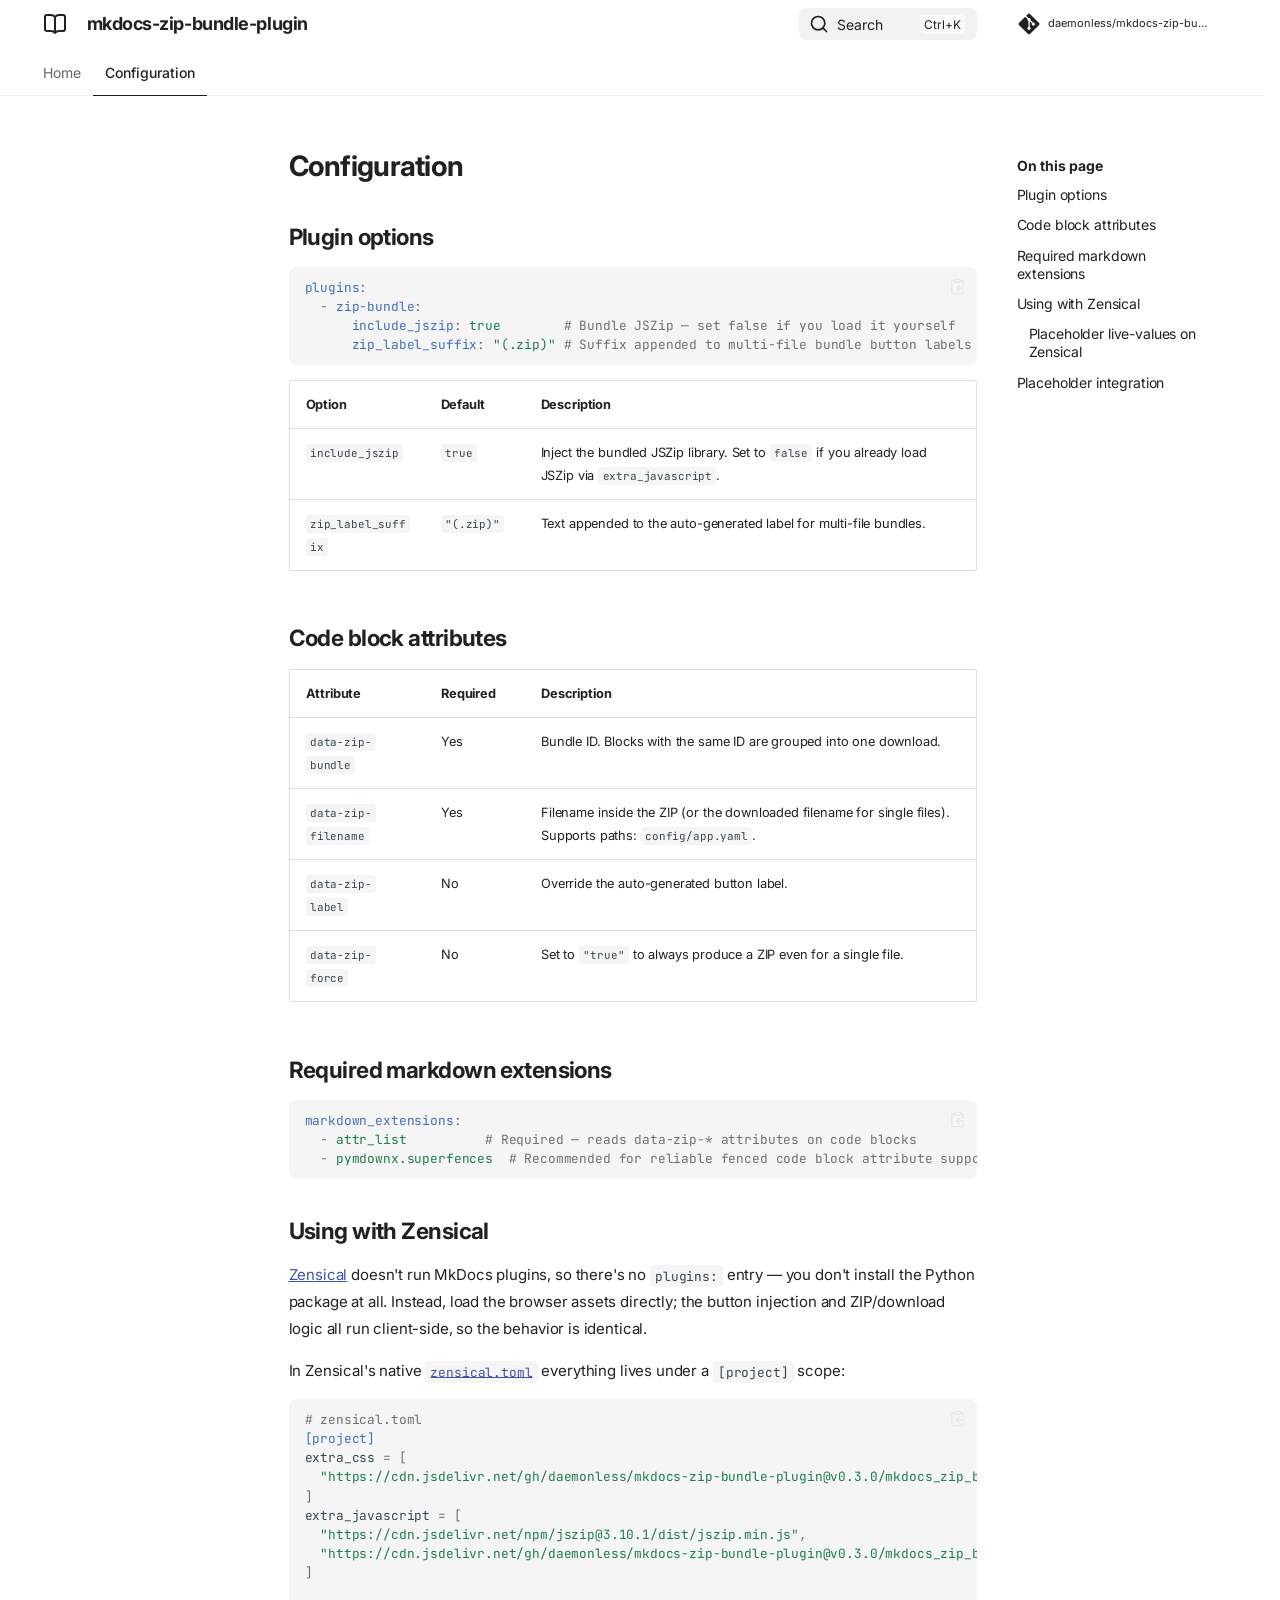
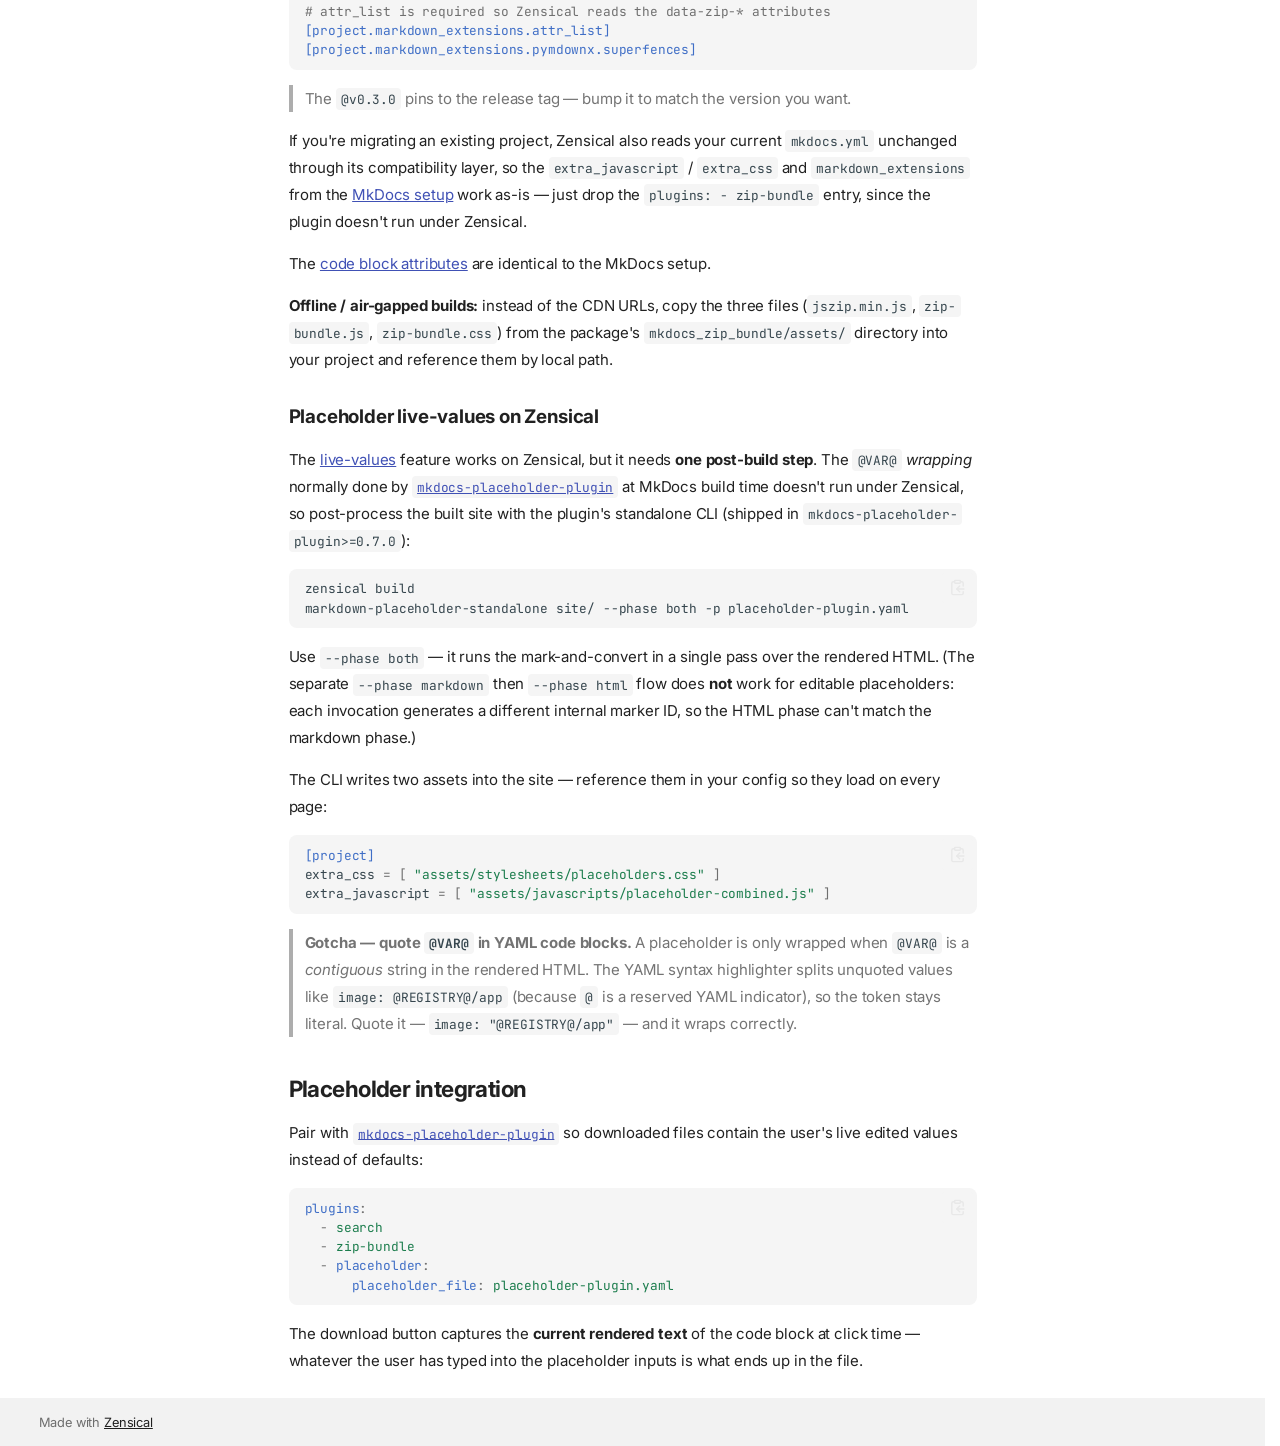
<file: configuration/index.html>
<!doctype html>
<html lang="en" class="no-js">
  <head>
    
      <meta charset="utf-8">
      <meta name="viewport" content="width=device-width,initial-scale=1">
      
        <meta name="description" content="A MkDocs plugin that turns code blocks into downloadable ZIP bundles or raw files — placeholder-aware.">
      
      
      
        <link rel="canonical" href="https://mkdocs-zip-bundle-plugin.daemonless.io/configuration/">
      
      
        <link rel="prev" href="./..">
      
      
      
        
      
      
      <link rel="icon" href="../assets/images/favicon.png">
      <meta name="generator" content="zensical-0.0.68">
    
    
      
        <title>Configuration - mkdocs-zip-bundle-plugin</title>
      
    
    
      
        
      
      <link rel="stylesheet" href="../assets/stylesheets/modern/main.595f2bf5.min.css">
      
      


    
    
      
    
    
      
        
        
        <link rel="preconnect" href="https://fonts.gstatic.com" crossorigin>
        <link rel="stylesheet" href="https://fonts.googleapis.com/css?family=Inter:300,300i,400,400i,500,500i,700,700i%7CJetBrains+Mono:400,400i,700,700i&amp;display=fallback">
        <style>:root{--md-text-font:"Inter";--md-code-font:"JetBrains Mono"}</style>
      
    
    
      <link rel="stylesheet" href="../assets/zip-bundle/zip-bundle.css">
    
      <link rel="stylesheet" href="../assets/stylesheets/placeholders.css">
    
    <script>__md_scope=new URL("..",location),__md_scope.pathname.endsWith("/")||(__md_scope=new URL(__md_scope.pathname+"/",location)),__md_hash=e=>[...e].reduce(((e,t)=>(e<<5)-e+t.charCodeAt(0)),0),__md_get=(e,t=localStorage,_=__md_scope)=>JSON.parse(t.getItem(_.pathname+"."+e)),__md_set=(e,t,_=localStorage,a=__md_scope)=>{try{_.setItem(a.pathname+"."+e,JSON.stringify(t))}catch(e){}},document.documentElement.setAttribute("data-platform",navigator.platform)</script>
    
      

    
    
  </head>
  
  
    <body dir="ltr">
  
    
    <input class="md-toggle" data-md-toggle="drawer" type="checkbox" id="__drawer" autocomplete="off">
    <input class="md-toggle" data-md-toggle="search" type="checkbox" id="__search" autocomplete="off">
    <label class="md-overlay" for="__drawer" aria-hidden="true"></label>
    <div data-md-component="skip">
      <a href="#__skip" class="md-skip">
        Skip to content
      </a>
    </div>
    <div data-md-component="announce">
      
    </div>
    
    
      

<header class="md-header" data-md-component="header">
  <nav class="md-header__inner md-grid" aria-label="Header">
    <a href="./.." title="mkdocs-zip-bundle-plugin" class="md-header__button md-logo" aria-label="mkdocs-zip-bundle-plugin" data-md-component="logo">
      
  
  <svg xmlns="http://www.w3.org/2000/svg" fill="none" stroke="currentColor" stroke-linecap="round" stroke-linejoin="round" stroke-width="2" class="lucide lucide-book-open" viewBox="0 0 24 24"><path d="M12 5v16M20.001 19A2 2 0 0 0 22 17V5a2 2 0 0 0-1.999-2L16 3.002A5 5 0 0 0 12 5a5 5 0 0 0-4-2H4a2 2 0 0 0-2 2v12a2 2 0 0 0 1.999 2H8a5 5 0 0 1 4 2 5 5 0 0 1 4-2z"/></svg>

    </a>
    <label class="md-header__button md-icon" for="__drawer" aria-label="Navigation">
      
      <svg xmlns="http://www.w3.org/2000/svg" fill="none" stroke="currentColor" stroke-linecap="round" stroke-linejoin="round" stroke-width="2" class="lucide lucide-menu" viewBox="0 0 24 24"><path d="M4 5h16M4 12h16M4 19h16"/></svg>
    </label>
    <div class="md-header__title" data-md-component="header-title">
      <div class="md-header__ellipsis">
        <div class="md-header__topic">
          <span class="md-ellipsis">
            mkdocs-zip-bundle-plugin
          </span>
        </div>
        <div class="md-header__topic" data-md-component="header-topic">
          <span class="md-ellipsis">
            
              Configuration
            
          </span>
        </div>
      </div>
    </div>
    
    
      <script>var palette=__md_get("__palette");if(palette&&palette.color){if("(prefers-color-scheme)"===palette.color.media){var media=matchMedia("(prefers-color-scheme: light)"),input=document.querySelector(media.matches?"[data-md-color-media='(prefers-color-scheme: light)']":"[data-md-color-media='(prefers-color-scheme: dark)']");palette.color.media=input.getAttribute("data-md-color-media"),palette.color.scheme=input.getAttribute("data-md-color-scheme"),palette.color.primary=input.getAttribute("data-md-color-primary"),palette.color.accent=input.getAttribute("data-md-color-accent")}for(var[key,value]of Object.entries(palette.color))document.body.setAttribute("data-md-color-"+key,value)}</script>
    
    
    
      
      
        <label class="md-header__button md-icon" for="__search" aria-label="Search">
          
          <svg xmlns="http://www.w3.org/2000/svg" fill="none" stroke="currentColor" stroke-linecap="round" stroke-linejoin="round" stroke-width="2" class="lucide lucide-search" viewBox="0 0 24 24"><path d="m21 21-4.34-4.34"/><circle cx="11" cy="11" r="8"/></svg>
        </label>
        <div class="md-search" data-md-component="search" role="dialog" aria-label="Search">
  <button type="button" class="md-search__button">
    Search
  </button>
</div>
      
    
    <div class="md-header__source">
      
        <a href="https://github.com/daemonless/mkdocs-zip-bundle-plugin" title="Go to repository" class="md-source" data-md-component="source">
  <div class="md-source__icon md-icon">
    
    <svg xmlns="http://www.w3.org/2000/svg" viewBox="0 0 448 512"><!--! Font Awesome Free 7.3.1 by @fontawesome - https://fontawesome.com License - https://fontawesome.com/license/free (Icons: CC BY 4.0, Fonts: SIL OFL 1.1, Code: MIT License) Copyright 2026 Fonticons, Inc.--><path fill="currentColor" d="M439.6 236.1 244 40.5c-5.4-5.5-12.8-8.5-20.4-8.5s-15 3-20.4 8.4L162.5 81l51.5 51.5c27.1-9.1 52.7 16.8 43.4 43.7l49.7 49.7c34.2-11.8 61.2 31 35.5 56.7-26.5 26.5-70.2-2.9-56-37.3L240.3 199v121.9c25.3 12.5 22.3 41.8 9.1 55-6.4 6.4-15.2 10.1-24.3 10.1s-17.8-3.6-24.3-10.1c-17.6-17.6-11.1-46.9 11.2-56v-123c-20.8-8.5-24.6-30.7-18.6-45L142.6 101 8.5 235.1C3 240.6 0 247.9 0 255.5s3 15 8.5 20.4l195.6 195.7c5.4 5.4 12.7 8.4 20.4 8.4s15-3 20.4-8.4l194.7-194.7c5.4-5.4 8.4-12.8 8.4-20.4s-3-15-8.4-20.4"/></svg>
  </div>
  <div class="md-source__repository">
    daemonless/mkdocs-zip-bundle-plugin
  </div>
</a>
      
    </div>
  </nav>
  
</header>
    
    <div class="md-container" data-md-component="container">
      
      
        
          
            
<nav class="md-tabs" aria-label="Tabs" data-md-component="tabs">
  <div class="md-grid">
    <ul class="md-tabs__list">
      
        
  
  
  
  
    <li class="md-tabs__item">
      <a href="./.." class="md-tabs__link">
        
  
  Home

      </a>
    </li>
  

      
        
  
  
  
    
  
  
    <li class="md-tabs__item md-tabs__item--active">
      <a href="././" class="md-tabs__link">
        
  
  Configuration

      </a>
    </li>
  

      
    </ul>
  </div>
</nav>
          
        
      
      <main class="md-main" data-md-component="main">
        <div class="md-main__inner md-grid">
          
            
              
              <div class="md-sidebar md-sidebar--primary" data-md-component="sidebar" data-md-type="navigation" >
                <div class="md-sidebar__scrollwrap">
                  <div class="md-sidebar__inner">
                    


  


<nav class="md-nav md-nav--primary md-nav--lifted" aria-label="Navigation" data-md-level="0">
  <label class="md-nav__title" for="__drawer">
    <a href="./.." title="mkdocs-zip-bundle-plugin" class="md-nav__button md-logo" aria-label="mkdocs-zip-bundle-plugin" data-md-component="logo">
      
  
  <svg xmlns="http://www.w3.org/2000/svg" fill="none" stroke="currentColor" stroke-linecap="round" stroke-linejoin="round" stroke-width="2" class="lucide lucide-book-open" viewBox="0 0 24 24"><path d="M12 5v16M20.001 19A2 2 0 0 0 22 17V5a2 2 0 0 0-1.999-2L16 3.002A5 5 0 0 0 12 5a5 5 0 0 0-4-2H4a2 2 0 0 0-2 2v12a2 2 0 0 0 1.999 2H8a5 5 0 0 1 4 2 5 5 0 0 1 4-2z"/></svg>

    </a>
    mkdocs-zip-bundle-plugin
  </label>
  
    <div class="md-nav__source">
      <a href="https://github.com/daemonless/mkdocs-zip-bundle-plugin" title="Go to repository" class="md-source" data-md-component="source">
  <div class="md-source__icon md-icon">
    
    <svg xmlns="http://www.w3.org/2000/svg" viewBox="0 0 448 512"><!--! Font Awesome Free 7.3.1 by @fontawesome - https://fontawesome.com License - https://fontawesome.com/license/free (Icons: CC BY 4.0, Fonts: SIL OFL 1.1, Code: MIT License) Copyright 2026 Fonticons, Inc.--><path fill="currentColor" d="M439.6 236.1 244 40.5c-5.4-5.5-12.8-8.5-20.4-8.5s-15 3-20.4 8.4L162.5 81l51.5 51.5c27.1-9.1 52.7 16.8 43.4 43.7l49.7 49.7c34.2-11.8 61.2 31 35.5 56.7-26.5 26.5-70.2-2.9-56-37.3L240.3 199v121.9c25.3 12.5 22.3 41.8 9.1 55-6.4 6.4-15.2 10.1-24.3 10.1s-17.8-3.6-24.3-10.1c-17.6-17.6-11.1-46.9 11.2-56v-123c-20.8-8.5-24.6-30.7-18.6-45L142.6 101 8.5 235.1C3 240.6 0 247.9 0 255.5s3 15 8.5 20.4l195.6 195.7c5.4 5.4 12.7 8.4 20.4 8.4s15-3 20.4-8.4l194.7-194.7c5.4-5.4 8.4-12.8 8.4-20.4s-3-15-8.4-20.4"/></svg>
  </div>
  <div class="md-source__repository">
    daemonless/mkdocs-zip-bundle-plugin
  </div>
</a>
    </div>
  
  <ul class="md-nav__list" data-md-scrollfix>
    
      
      
  
  
  
  
    <li class="md-nav__item">
      <a href="./.." class="md-nav__link">
        
  
  
  <span class="md-ellipsis">
    
  
  Home

    
  </span>
  
  

      </a>
    </li>
  

    
      
      
  
  
    
  
  
  
    <li class="md-nav__item md-nav__item--active">
      
      
      
      
        
      
      
        <label class="md-nav__link md-nav__link--active" for="__toc">
          
  
  
  <span class="md-ellipsis">
    
  
  Configuration

    
  </span>
  
  

          <span class="md-nav__icon md-icon"></span>
        </label>
      
      <a href="././" class="md-nav__link md-nav__link--active">
        
  
  
  <span class="md-ellipsis">
    
  
  Configuration

    
  </span>
  
  

      </a>
      
        


<nav class="md-nav md-nav--secondary" aria-label="On this page">
  
  
  
    
  
  
    <label class="md-nav__title" for="__toc">
      <span class="md-nav__icon md-icon"></span>
      On this page
    </label>
    <ul class="md-nav__list" data-md-component="toc" data-md-scrollfix>
      
        <li class="md-nav__item">
  <a href="#plugin-options" class="md-nav__link">
    <span class="md-ellipsis">
      <span class="md-typeset">
        Plugin options
      </span>
    </span>
  </a>
  
</li>
      
        <li class="md-nav__item">
  <a href="#code-block-attributes" class="md-nav__link">
    <span class="md-ellipsis">
      <span class="md-typeset">
        Code block attributes
      </span>
    </span>
  </a>
  
</li>
      
        <li class="md-nav__item">
  <a href="#required-markdown-extensions" class="md-nav__link">
    <span class="md-ellipsis">
      <span class="md-typeset">
        Required markdown extensions
      </span>
    </span>
  </a>
  
</li>
      
        <li class="md-nav__item">
  <a href="#using-with-zensical" class="md-nav__link">
    <span class="md-ellipsis">
      <span class="md-typeset">
        Using with Zensical
      </span>
    </span>
  </a>
  
    <nav class="md-nav" aria-label="Using with Zensical">
      <ul class="md-nav__list">
        
          <li class="md-nav__item">
  <a href="#placeholder-live-values-on-zensical" class="md-nav__link">
    <span class="md-ellipsis">
      <span class="md-typeset">
        Placeholder live-values on Zensical
      </span>
    </span>
  </a>
  
</li>
        
      </ul>
    </nav>
  
</li>
      
        <li class="md-nav__item">
  <a href="#placeholder-integration" class="md-nav__link">
    <span class="md-ellipsis">
      <span class="md-typeset">
        Placeholder integration
      </span>
    </span>
  </a>
  
</li>
      
    </ul>
  
</nav>
      
    </li>
  

    
  </ul>
</nav>
                  </div>
                </div>
              </div>
            
            
              
              <div class="md-sidebar md-sidebar--secondary" data-md-component="sidebar" data-md-type="toc" >
                <div class="md-sidebar__scrollwrap">
                  
                    
                    
                    
                      
                    
                    
                      <input class="md-nav__toggle md-toggle" type="checkbox" id="__toc">
                      <div class="md-sidebar-button__wrapper">
                        <label class="md-sidebar-button" for="__toc"></label>
                      </div>
                    
                  
                  <div class="md-sidebar__inner">
                    


<nav class="md-nav md-nav--secondary" aria-label="On this page">
  
  
  
    
  
  
    <label class="md-nav__title" for="__toc">
      <span class="md-nav__icon md-icon"></span>
      On this page
    </label>
    <ul class="md-nav__list" data-md-component="toc" data-md-scrollfix>
      
        <li class="md-nav__item">
  <a href="#plugin-options" class="md-nav__link">
    <span class="md-ellipsis">
      <span class="md-typeset">
        Plugin options
      </span>
    </span>
  </a>
  
</li>
      
        <li class="md-nav__item">
  <a href="#code-block-attributes" class="md-nav__link">
    <span class="md-ellipsis">
      <span class="md-typeset">
        Code block attributes
      </span>
    </span>
  </a>
  
</li>
      
        <li class="md-nav__item">
  <a href="#required-markdown-extensions" class="md-nav__link">
    <span class="md-ellipsis">
      <span class="md-typeset">
        Required markdown extensions
      </span>
    </span>
  </a>
  
</li>
      
        <li class="md-nav__item">
  <a href="#using-with-zensical" class="md-nav__link">
    <span class="md-ellipsis">
      <span class="md-typeset">
        Using with Zensical
      </span>
    </span>
  </a>
  
    <nav class="md-nav" aria-label="Using with Zensical">
      <ul class="md-nav__list">
        
          <li class="md-nav__item">
  <a href="#placeholder-live-values-on-zensical" class="md-nav__link">
    <span class="md-ellipsis">
      <span class="md-typeset">
        Placeholder live-values on Zensical
      </span>
    </span>
  </a>
  
</li>
        
      </ul>
    </nav>
  
</li>
      
        <li class="md-nav__item">
  <a href="#placeholder-integration" class="md-nav__link">
    <span class="md-ellipsis">
      <span class="md-typeset">
        Placeholder integration
      </span>
    </span>
  </a>
  
</li>
      
    </ul>
  
</nav>
                  </div>
                </div>
              </div>
            
          
          
            <div class="md-content" data-md-component="content">
              
              <article class="md-content__inner md-typeset">
                <a id="__skip" tabindex="-1"></a>
                
                  

  
  


<h1 id="configuration">Configuration</h1>
<h2 id="plugin-options">Plugin options</h2>
<div class="highlight"><pre><span></span><code><a id="__codelineno-0-1" name="__codelineno-0-1" href="#__codelineno-0-1"></a><span class="nt">plugins</span><span class="p">:</span>
<a id="__codelineno-0-2" name="__codelineno-0-2" href="#__codelineno-0-2"></a><span class="w">  </span><span class="p p-Indicator">-</span><span class="w"> </span><span class="nt">zip-bundle</span><span class="p">:</span>
<a id="__codelineno-0-3" name="__codelineno-0-3" href="#__codelineno-0-3"></a><span class="w">      </span><span class="nt">include_jszip</span><span class="p">:</span><span class="w"> </span><span class="l l-Scalar l-Scalar-Plain">true</span><span class="w">        </span><span class="c1"># Bundle JSZip — set false if you load it yourself</span>
<a id="__codelineno-0-4" name="__codelineno-0-4" href="#__codelineno-0-4"></a><span class="w">      </span><span class="nt">zip_label_suffix</span><span class="p">:</span><span class="w"> </span><span class="s">"(.zip)"</span><span class="w"> </span><span class="c1"># Suffix appended to multi-file bundle button labels</span>
</code></pre></div>
<table>
<thead>
<tr>
<th>Option</th>
<th>Default</th>
<th>Description</th>
</tr>
</thead>
<tbody>
<tr>
<td><code>include_jszip</code></td>
<td><code>true</code></td>
<td>Inject the bundled JSZip library. Set to <code>false</code> if you already load JSZip via <code>extra_javascript</code>.</td>
</tr>
<tr>
<td><code>zip_label_suffix</code></td>
<td><code>"(.zip)"</code></td>
<td>Text appended to the auto-generated label for multi-file bundles.</td>
</tr>
</tbody>
</table>
<h2 id="code-block-attributes">Code block attributes</h2>
<table>
<thead>
<tr>
<th>Attribute</th>
<th>Required</th>
<th>Description</th>
</tr>
</thead>
<tbody>
<tr>
<td><code>data-zip-bundle</code></td>
<td>Yes</td>
<td>Bundle ID. Blocks with the same ID are grouped into one download.</td>
</tr>
<tr>
<td><code>data-zip-filename</code></td>
<td>Yes</td>
<td>Filename inside the ZIP (or the downloaded filename for single files). Supports paths: <code>config/app.yaml</code>.</td>
</tr>
<tr>
<td><code>data-zip-label</code></td>
<td>No</td>
<td>Override the auto-generated button label.</td>
</tr>
<tr>
<td><code>data-zip-force</code></td>
<td>No</td>
<td>Set to <code>"true"</code> to always produce a ZIP even for a single file.</td>
</tr>
</tbody>
</table>
<h2 id="required-markdown-extensions">Required markdown extensions</h2>
<div class="highlight"><pre><span></span><code><a id="__codelineno-1-1" name="__codelineno-1-1" href="#__codelineno-1-1"></a><span class="nt">markdown_extensions</span><span class="p">:</span>
<a id="__codelineno-1-2" name="__codelineno-1-2" href="#__codelineno-1-2"></a><span class="w">  </span><span class="p p-Indicator">-</span><span class="w"> </span><span class="l l-Scalar l-Scalar-Plain">attr_list</span><span class="w">          </span><span class="c1"># Required — reads data-zip-* attributes on code blocks</span>
<a id="__codelineno-1-3" name="__codelineno-1-3" href="#__codelineno-1-3"></a><span class="w">  </span><span class="p p-Indicator">-</span><span class="w"> </span><span class="l l-Scalar l-Scalar-Plain">pymdownx.superfences</span><span class="w">  </span><span class="c1"># Recommended for reliable fenced code block attribute support</span>
</code></pre></div>
<h2 id="using-with-zensical">Using with Zensical</h2>
<p><a href="https://zensical.org">Zensical</a> doesn't run MkDocs plugins, so there's no
<code>plugins:</code> entry — you don't install the Python package at all. Instead, load
the browser assets directly; the button injection and ZIP/download logic all run
client-side, so the behavior is identical.</p>
<p>In Zensical's native <a href="https://zensical.org/compatibility/configuration/"><code>zensical.toml</code></a>
everything lives under a <code>[project]</code> scope:</p>
<div class="highlight"><pre><span></span><code><a id="__codelineno-2-1" name="__codelineno-2-1" href="#__codelineno-2-1"></a><span class="c1"># zensical.toml</span>
<a id="__codelineno-2-2" name="__codelineno-2-2" href="#__codelineno-2-2"></a><span class="k">[project]</span>
<a id="__codelineno-2-3" name="__codelineno-2-3" href="#__codelineno-2-3"></a><span class="n">extra_css</span><span class="w"> </span><span class="o">=</span><span class="w"> </span><span class="p">[</span>
<a id="__codelineno-2-4" name="__codelineno-2-4" href="#__codelineno-2-4"></a><span class="w">  </span><span class="s2">"https://cdn.jsdelivr.net/gh/daemonless/mkdocs-zip-bundle-plugin@v0.3.0/mkdocs_zip_bundle/assets/zip-bundle.css"</span><span class="p">,</span>
<a id="__codelineno-2-5" name="__codelineno-2-5" href="#__codelineno-2-5"></a><span class="p">]</span>
<a id="__codelineno-2-6" name="__codelineno-2-6" href="#__codelineno-2-6"></a><span class="n">extra_javascript</span><span class="w"> </span><span class="o">=</span><span class="w"> </span><span class="p">[</span>
<a id="__codelineno-2-7" name="__codelineno-2-7" href="#__codelineno-2-7"></a><span class="w">  </span><span class="s2">"https://cdn.jsdelivr.net/npm/jszip@3.10.1/dist/jszip.min.js"</span><span class="p">,</span>
<a id="__codelineno-2-8" name="__codelineno-2-8" href="#__codelineno-2-8"></a><span class="w">  </span><span class="s2">"https://cdn.jsdelivr.net/gh/daemonless/mkdocs-zip-bundle-plugin@v0.3.0/mkdocs_zip_bundle/assets/zip-bundle.js"</span><span class="p">,</span>
<a id="__codelineno-2-9" name="__codelineno-2-9" href="#__codelineno-2-9"></a><span class="p">]</span>
<a id="__codelineno-2-10" name="__codelineno-2-10" href="#__codelineno-2-10"></a>
<a id="__codelineno-2-11" name="__codelineno-2-11" href="#__codelineno-2-11"></a><span class="c1"># attr_list is required so Zensical reads the data-zip-* attributes</span>
<a id="__codelineno-2-12" name="__codelineno-2-12" href="#__codelineno-2-12"></a><span class="k">[project.markdown_extensions.attr_list]</span>
<a id="__codelineno-2-13" name="__codelineno-2-13" href="#__codelineno-2-13"></a><span class="k">[project.markdown_extensions.pymdownx.superfences]</span>
</code></pre></div>
<blockquote>
<p>The <code>@v0.3.0</code> pins to the release tag — bump it to match the version you want.</p>
</blockquote>
<p>If you're migrating an existing project, Zensical also reads your current
<code>mkdocs.yml</code> unchanged through its compatibility layer, so the
<code>extra_javascript</code> / <code>extra_css</code> and <code>markdown_extensions</code> from the
<a href="#required-markdown-extensions">MkDocs setup</a> work as-is — just drop the
<code>plugins: - zip-bundle</code> entry, since the plugin doesn't run under Zensical.</p>
<p>The <a href="#code-block-attributes">code block attributes</a> are identical to the MkDocs
setup.</p>
<p><strong>Offline / air-gapped builds:</strong> instead of the CDN URLs, copy the three files
(<code>jszip.min.js</code>, <code>zip-bundle.js</code>, <code>zip-bundle.css</code>) from the package's
<code>mkdocs_zip_bundle/assets/</code> directory into your project and reference them by
local path.</p>
<h3 id="placeholder-live-values-on-zensical">Placeholder live-values on Zensical</h3>
<p>The <a href="#placeholder-integration">live-values</a> feature works on Zensical, but it
needs <strong>one post-build step</strong>. The <code>@VAR@</code> <em>wrapping</em> normally done by
<a href="https://github.com/six-two/mkdocs-placeholder-plugin"><code>mkdocs-placeholder-plugin</code></a>
at MkDocs build time doesn't run under Zensical, so post-process the built site
with the plugin's standalone CLI (shipped in <code>mkdocs-placeholder-plugin&gt;=0.7.0</code>):</p>
<div class="highlight"><pre><span></span><code><a id="__codelineno-3-1" name="__codelineno-3-1" href="#__codelineno-3-1"></a>zensical<span class="w"> </span>build
<a id="__codelineno-3-2" name="__codelineno-3-2" href="#__codelineno-3-2"></a>markdown-placeholder-standalone<span class="w"> </span>site/<span class="w"> </span>--phase<span class="w"> </span>both<span class="w"> </span>-p<span class="w"> </span>placeholder-plugin.yaml
</code></pre></div>
<p>Use <code>--phase both</code> — it runs the mark-and-convert in a single pass over the
rendered HTML. (The separate <code>--phase markdown</code> then <code>--phase html</code> flow does
<strong>not</strong> work for editable placeholders: each invocation generates a different
internal marker ID, so the HTML phase can't match the markdown phase.)</p>
<p>The CLI writes two assets into the site — reference them in your config so they
load on every page:</p>
<div class="highlight"><pre><span></span><code><a id="__codelineno-4-1" name="__codelineno-4-1" href="#__codelineno-4-1"></a><span class="k">[project]</span>
<a id="__codelineno-4-2" name="__codelineno-4-2" href="#__codelineno-4-2"></a><span class="n">extra_css</span><span class="w"> </span><span class="o">=</span><span class="w"> </span><span class="p">[</span><span class="w"> </span><span class="s2">"assets/stylesheets/placeholders.css"</span><span class="w"> </span><span class="p">]</span>
<a id="__codelineno-4-3" name="__codelineno-4-3" href="#__codelineno-4-3"></a><span class="n">extra_javascript</span><span class="w"> </span><span class="o">=</span><span class="w"> </span><span class="p">[</span><span class="w"> </span><span class="s2">"assets/javascripts/placeholder-combined.js"</span><span class="w"> </span><span class="p">]</span>
</code></pre></div>
<blockquote>
<p><strong>Gotcha — quote <code>@VAR@</code> in YAML code blocks.</strong> A placeholder is only wrapped
when <code>@VAR@</code> is a <em>contiguous</em> string in the rendered HTML. The YAML syntax
highlighter splits unquoted values like <code>image: @REGISTRY@/app</code> (because <code>@</code>
is a reserved YAML indicator), so the token stays literal. Quote it —
<code>image: "@REGISTRY@/app"</code> — and it wraps correctly.</p>
</blockquote>
<h2 id="placeholder-integration">Placeholder integration</h2>
<p>Pair with <a href="https://github.com/six-two/mkdocs-placeholder-plugin"><code>mkdocs-placeholder-plugin</code></a> so downloaded files contain the user's live edited values instead of defaults:</p>
<div class="highlight"><pre><span></span><code><a id="__codelineno-5-1" name="__codelineno-5-1" href="#__codelineno-5-1"></a><span class="nt">plugins</span><span class="p">:</span>
<a id="__codelineno-5-2" name="__codelineno-5-2" href="#__codelineno-5-2"></a><span class="w">  </span><span class="p p-Indicator">-</span><span class="w"> </span><span class="l l-Scalar l-Scalar-Plain">search</span>
<a id="__codelineno-5-3" name="__codelineno-5-3" href="#__codelineno-5-3"></a><span class="w">  </span><span class="p p-Indicator">-</span><span class="w"> </span><span class="l l-Scalar l-Scalar-Plain">zip-bundle</span>
<a id="__codelineno-5-4" name="__codelineno-5-4" href="#__codelineno-5-4"></a><span class="w">  </span><span class="p p-Indicator">-</span><span class="w"> </span><span class="nt">placeholder</span><span class="p">:</span>
<a id="__codelineno-5-5" name="__codelineno-5-5" href="#__codelineno-5-5"></a><span class="w">      </span><span class="nt">placeholder_file</span><span class="p">:</span><span class="w"> </span><span class="l l-Scalar l-Scalar-Plain">placeholder-plugin.yaml</span>
</code></pre></div>
<p>The download button captures the <strong>current rendered text</strong> of the code block at click time — whatever the user has typed into the placeholder inputs is what ends up in the file.</p>














                
              </article>
            </div>
          
          
<script>var target=document.getElementById(location.hash.slice(1));target&&target.name&&(target.checked=target.name.startsWith("__tabbed_"))</script>
        </div>
        
          <button type="button" class="md-top md-icon" data-md-component="top" hidden>
  
  <svg xmlns="http://www.w3.org/2000/svg" fill="none" stroke="currentColor" stroke-linecap="round" stroke-linejoin="round" stroke-width="2" class="lucide lucide-circle-arrow-up" viewBox="0 0 24 24"><circle cx="12" cy="12" r="10"/><path d="m16 12-4-4-4 4M12 16V8"/></svg>
  Back to top
</button>
        
      </main>
      
        <footer class="md-footer">
  
  <div class="md-footer-meta md-typeset">
    <div class="md-footer-meta__inner md-grid">
      <div class="md-copyright">
  
  
    Made with
    <a href="https://zensical.org/" target="_blank" rel="noopener">
      Zensical
    </a>
  
</div>
      
    </div>
  </div>
</footer>
      
    </div>
    <div class="md-dialog" data-md-component="dialog" role="status" aria-atomic="true">
      <div class="md-dialog__inner md-typeset"></div>
    </div>
    
    
    
      
      
      
      
        
        
      <script id="__config" type="application/json">{"annotate":null,"base":"..","features":["navigation.tabs","navigation.top","content.code.copy","search.suggest"],"redirect":null,"search":"../assets/javascripts/workers/search.7d14d953.min.js","tags":null,"translations":{"clipboard.copied":"Copied to clipboard","clipboard.copy":"Copy to clipboard","clipboard.error":"Could not copy to clipboard","search.result.more.one":"1 more on this page","search.result.more.other":"# more on this page","search.result.none":"No matching documents","search.result.one":"1 matching document","search.result.other":"# matching documents","search.result.placeholder":"Type to start searching","search.result.term.missing":"Missing","select.version":"Select version"},"version":null}</script>
    
    
      <script src="../assets/javascripts/bundle.3c842f4c.min.js"></script>
      
        <script src="../assets/zip-bundle/jszip.min.js"></script>
      
        <script src="../assets/zip-bundle/zip-bundle.js"></script>
      
        <script src="../assets/javascripts/placeholder-combined.js"></script>
      
    
  </body>
</html>
</file>
<file: assets/zip-bundle/zip-bundle.css>
/* Zip Bundle Plugin Default Styling */
.zip-bundle-container {
    margin-top: 1rem;
    margin-bottom: 1rem;
}

.zip-bundle-btn {
    border: none;
    cursor: pointer;
    display: inline-flex;
    align-items: center;
    transition: background-color 0.2s, outline 0.1s;
}

/* Accessibility: Visible focus state */
.zip-bundle-btn:focus-visible {
    outline: 2px solid var(--md-primary-fg-color);
    outline-offset: 2px;
}

.zip-bundle-btn::before {
    content: "";
    display: inline-block;
    width: 20px;
    height: 20px;
    margin-right: 8px;
    vertical-align: middle;
    /* Use mask-image so the icon inherits the button's text color (works on light + dark) */
    background-color: currentColor;
    -webkit-mask-image: url('data:image/svg+xml;utf8,<svg xmlns="http://www.w3.org/2000/svg" viewBox="0 0 24 24"><path d="M14,2H6A2,2 0 0,0 4,4V20A2,2 0 0,0 6,22H18A2,2 0 0,0 20,20V8L14,2M18,20H6V4H13V9H18V20M12,19L15,16H13V12H11V16H9L12,19Z"/></svg>');
    -webkit-mask-size: contain;
    -webkit-mask-repeat: no-repeat;
    mask-image: url('data:image/svg+xml;utf8,<svg xmlns="http://www.w3.org/2000/svg" viewBox="0 0 24 24"><path d="M14,2H6A2,2 0 0,0 4,4V20A2,2 0 0,0 6,22H18A2,2 0 0,0 20,20V8L14,2M18,20H6V4H13V9H18V20M12,19L15,16H13V12H11V16H9L12,19Z"/></svg>');
    mask-size: contain;
    mask-repeat: no-repeat;
}

.zip-bundle-btn:hover {
    opacity: 0.8;
}
</file>
<file: assets/stylesheets/placeholders.css>
/* For the licensing of inline icons (data URLs) see https://pictogrammers.com/docs/general/license/,
   They should be under the Apache License 2.0 */

:root {
    --inline-editor-color-default: green;
    --inline-editor-color-warning: orange;
    --inline-editor-color-error: red;
}

.placeholder-value-any {
    --inline-editor-color: var(--inline-editor-color-default);
}

.placeholder-value-editable.validation-error {
    --inline-editor-color: var(--inline-editor-color-error);
}

.placeholder-value-editable.validation-warn {
    --inline-editor-color: var(--inline-editor-color-warning);
}

.placeholder-value.placeholder-value-highlighted {
    background-color: lightcyan;
}

select.placeholder-dropdown {
    max-width: min(30vw, 200px);
}

input.input-for-variable.validation-error {
    background-color: #fc4462;
    color: black;
}

input.input-for-variable.validation-warn {
    background-color: #f7dd67;
    color: black;
}

table tr td button.placeholder-input-apply-button,
table tr td input.input-for-variable,
table tr td select.placeholder-dropdown {
    min-width: min(30vw, 200px);
    max-width: initial;
}

table tr td input.input-for-variable[type="checkbox"] {
    min-width: initial;
}

/* prevent visual glitch for slow loading pages or with high replace_delay_millis */
.auto-input-table {
    display: none;
}

.placeholder-plugin-init-done .auto-input-table {
    display: flex;
    flex-direction: column;
    border: 3px solid gray;
    border-radius: 4px;
}

.auto-input-table .auto-table-title {
    display: flex;
    text-align: center;
    color: white;
    background-color: gray;
}

.auto-input-table .expandable_contents,
.auto-input-table .settings_contents, .placeholder-settings-panel {
    display: flex;
    flex-direction: column;
}

.auto-input-table .settings_contents {
    border-bottom: 3px solid gray;
    padding: 5px;
    margin-bottom: 5px;
}

.auto-input-table .settings_contents b {
    text-align: center;
}

.auto-input-table .settings_button, .placeholder-settings-panel .settings_button {
    display: flex;
    align-items: center;
}

.auto-input-table .settings_button svg, .placeholder-settings-panel .settings_button svg {
    width: 1.1em;
    height: 1.1em;
    cursor: pointer;
    margin: 0 auto;
    display: block;
}

/* Hide empty auto input tables' borders & co if JS is disabled (not working in Firefox) */
.auto-input-table:has(noscript:empty) {
    display: none;
}

.auto-input-table .button-bar, .placeholder-settings-panel .button-bar {
    margin-top: 10px;
    display: flex;
}

.auto-input-table button, .placeholder-settings-panel button {
    padding: 4px;
    border-radius: 5px;
    background-color: gray;
    color: white;
    max-width: 250px;
    margin: auto;
}

.auto-input-table .table-div {
    display: flex;
	flex-direction: column;
}

.auto-input-table .table-div b {
    margin: 3px auto 10px auto;
    padding: 0px 5px;
}

.auto-input-table .auto-table-title .text {
    flex: 1;
    margin-right: 20px;
    cursor: pointer;
}

.auto-input-table .md-typeset__scrollwrap,
.auto-input-table .md-typeset__table {
    margin-top: 0px;
    margin-bottom: 0px;
}

.auto-input-table table {
    width: 100%;
}

.input-for-variable.value-modified {
    font-weight: bold;
}

.placeholder-value-any {
    cursor: pointer;
}

.inline-editor-icons  .placeholder-value-any,
.inline-editor-simple .placeholder-value-any {
    color: var(--inline-editor-color);
    border-color: var(--inline-editor-color);
    font-style: italic;
    outline: none;
    word-wrap: break-word;
}

.placeholder-value-any .inline-editor-icon-span {
    display: none;
    width: 1em;
    height: 1em;
}

.inline-editor-icons  .placeholder-value-any .inline-editor-icon-span,
.inline-editor-simple .placeholder-value-any .inline-editor-icon-span {
    margin: 0px 3px;
    fill: var(--inline-editor-color);
}

.inline-editor-icons  .placeholder-value-any .inline-editor-icon-span svg,
.inline-editor-simple .placeholder-value-any .inline-editor-icon-span svg {
    padding-top: 2px;
    vertical-align: text-top;
}

.placeholder-value-editable:focus {
    cursor: initial;
}

.inline-editor-icons .placeholder-value-editable:focus .inline-editor-icon-span,
.inline-editor-simple .placeholder-value-editable:focus .inline-editor-icon-span {
    display: none;
}

.inline-editor-icons .placeholder-value-editable:focus::after {
    /* Source: https://pictogrammers.com/library/mdi/icon/pencil/ */
    content: url("[data-uri]");
    width: 1em;
    height: 1em;
    display: inline-block;
    vertical-align: text-top;
    margin-right: 2px;

}

.inline-editor-icons .placeholder-value-editable.validation-warn:focus::after {
    content: url("[data-uri]");
}

.inline-editor-icons .placeholder-value-editable.validation-error:focus::after {
    content: url("[data-uri]");
}


/* https://itnext.io/finally-a-css-only-solution-to-hover-on-touchscreens-c498af39c31c */
@media(hover: hover) and (pointer: fine) {
    .inline-editor-simple .placeholder-value-any:hover,
    .inline-editor-icons .placeholder-value-any:hover {
        border-bottom: 2px solid;
    }

    .inline-editor-simple .placeholder-value-any:hover:not(:focus) .inline-editor-icon-span {
        display: inline-block;
    }
}

.inline-editor-simple .placeholder-value-any.value-empty::before {
    content: "  ";
    background-color: pink;
}

.inline-editor-icons .placeholder-value-any {
    border-bottom: 2px dotted;
    margin: 0px 3px;
    padding-left: 3px;
}

.inline-editor-simple .placeholder-value-any:focus,
.inline-editor-icons  .placeholder-value-any:focus {
    border: 2px solid;
}

.inline-editor-icons  .placeholder-value-any .inline-editor-icon-span {
    display: inline-block;
}

.placeholder-value-editable.value-modified {
    font-weight: bold;
}

.placeholder-value-checkbox.unchecked .checkbox-checked {
    display: none;
}

.placeholder-value-checkbox.checked .checkbox-unchecked {
    display: none;
}
</file>
<file: assets/stylesheets/modern/main.595f2bf5.min.css>
@charset "UTF-8";html{box-sizing:border-box;-webkit-text-size-adjust:none;-moz-text-size-adjust:none;text-size-adjust:none}*,:after,:before{box-sizing:inherit}@media(prefers-reduced-motion){*,:after,:before{transition:none!important}}body{margin:0;-webkit-font-smoothing:antialiased;-moz-osx-font-smoothing:grayscale;--md-text-font-family:var(--md-text-font, _),
    -apple-system, BlinkMacSystemFont, Helvetica, Arial, sans-serif;--md-code-font-family:var(--md-code-font, _),
    SFMono-Regular, Consolas, Menlo, monospace}.md-typeset code:not(.focus-visible),a,button,input,label{-webkit-tap-highlight-color:transparent}a{color:inherit;text-decoration:none}hr{box-sizing:initial;display:block;height:.05rem;padding:0;overflow:visible;border:0}small{font-size:80%}sub,sup{line-height:1em}img{border-style:none}table{border-spacing:0;border-collapse:initial}td,th{font-weight:400;vertical-align:top}button{padding:0;margin:0;font-family:inherit;font-size:inherit;background:#0000;border:0}input{border:0;outline:none}:root{--md-primary-fg-color:#4051b5;--md-primary-fg-color--light:#5d6cc0;--md-primary-fg-color--dark:#303fa1;--md-primary-bg-color:#fff;--md-primary-bg-color--light:#ffffffb3;--md-accent-fg-color:#526cfe;--md-accent-fg-color--transparent:#526cfe1a;--md-accent-bg-color:#fff;--md-accent-bg-color--light:#ffffffb3;--md-typeset-table-sort-icon:url('data:image/svg+xml;charset=utf-8,<svg xmlns="http://www.w3.org/2000/svg" fill="none" stroke="currentColor" stroke-linecap="round" stroke-linejoin="round" stroke-width="2" class="lucide lucide-arrow-down-up" viewBox="0 0 24 24"><path d="m3 16 4 4 4-4m-4 4V4m14 4-4-4-4 4m4-4v16"/></svg>');--md-typeset-table-sort-icon--asc:url('data:image/svg+xml;charset=utf-8,<svg xmlns="http://www.w3.org/2000/svg" fill="none" stroke="currentColor" stroke-linecap="round" stroke-linejoin="round" stroke-width="2" class="lucide lucide-arrow-down-narrow-wide" viewBox="0 0 24 24"><path d="m3 16 4 4 4-4m-4 4V4m4 0h4m-4 4h7m-7 4h10"/></svg>');--md-typeset-table-sort-icon--desc:url('data:image/svg+xml;charset=utf-8,<svg xmlns="http://www.w3.org/2000/svg" fill="none" stroke="currentColor" stroke-linecap="round" stroke-linejoin="round" stroke-width="2" class="lucide lucide-arrow-up-narrow-wide" viewBox="0 0 24 24"><path d="m3 8 4-4 4 4M7 4v16m4-8h4m-4 4h7m-7 4h10"/></svg>');--md-typeset-preview-icon:url('data:image/svg+xml;charset=utf-8,<svg xmlns="http://www.w3.org/2000/svg" fill="none" stroke="currentColor" stroke-linecap="round" stroke-linejoin="round" stroke-width="2" class="lucide lucide-mouse-pointer-2" viewBox="0 0 24 24"><path d="M4.037 4.688a.495.495 0 0 1 .651-.651l16 6.5a.5.5 0 0 1-.063.947l-6.124 1.58a2 2 0 0 0-1.438 1.435l-1.579 6.126a.5.5 0 0 1-.947.063z"/></svg>')}[data-md-color-scheme=default]{color-scheme:light}[data-md-color-scheme=default] img[src$="#gh-dark-mode-only"],[data-md-color-scheme=default] img[src$="#only-dark"]{display:none}:root,[data-md-color-scheme=default]{--md-hue:225deg;--md-default-fg-color:#000000de;--md-default-fg-color--light:#0000008c;--md-default-fg-color--lighter:#00000052;--md-default-fg-color--lightest:#0000000d;--md-default-bg-color:#fff;--md-default-bg-color--light:#ffffffb3;--md-default-bg-color--lighter:#ffffff4d;--md-default-bg-color--lightest:#ffffff1f;--md-code-fg-color:#36464e;--md-code-bg-color:#f5f5f5;--md-code-bg-color--light:#f5f5f5b3;--md-code-bg-color--lighter:#f5f5f54d;--md-code-hl-color:#4287ff;--md-code-hl-color--light:#4287ff1a;--md-code-hl-number-color:#d52a2a;--md-code-hl-special-color:#db1457;--md-code-hl-function-color:#a846b9;--md-code-hl-constant-color:#6e59d9;--md-code-hl-keyword-color:#3f6ec6;--md-code-hl-string-color:#1c7d4d;--md-code-hl-name-color:var(--md-code-fg-color);--md-code-hl-operator-color:var(--md-default-fg-color--light);--md-code-hl-punctuation-color:var(--md-default-fg-color--light);--md-code-hl-comment-color:var(--md-default-fg-color--light);--md-code-hl-generic-color:var(--md-default-fg-color--light);--md-code-hl-variable-color:var(--md-default-fg-color--light);--md-typeset-color:var(--md-default-fg-color);--md-typeset-a-color:var(--md-primary-fg-color);--md-typeset-del-color:#f5503d26;--md-typeset-ins-color:#0bd57026;--md-typeset-kbd-color:#fafafa;--md-typeset-kbd-accent-color:#fff;--md-typeset-kbd-border-color:#b8b8b8;--md-typeset-mark-color:#ffff0080;--md-typeset-table-color:#0000001f;--md-typeset-table-color--light:#00000009;--md-admonition-fg-color:var(--md-default-fg-color);--md-admonition-bg-color:var(--md-default-bg-color);--md-warning-fg-color:#000000de;--md-warning-bg-color:#ff9;--md-shadow-z1:0 0.2rem 0.5rem #0000000d,
    0 0 0.05rem #0000001a;--md-shadow-z2:0 0.2rem 0.5rem #0000001a,
    0 0 0.05rem #00000040;--md-shadow-z3:0 0.2rem 0.5rem #0003,
    0 0 0.05rem #00000059;--color-foreground:0 0 0;--color-background:255 255 255;--color-background-subtle:240 240 240;--color-backdrop:255 255 255}.md-icon svg{display:block;width:1.2rem;height:1.2rem;fill:currentcolor}.md-icon svg.lucide{fill:#0000;stroke:currentcolor}aside,body,input{font-family:var(--md-text-font-family);font-feature-settings:"kern","liga";color:var(--md-typeset-color)}code,kbd,pre{font-family:var(--md-code-font-family);font-feature-settings:"kern"}.md-typeset{font-size:.75rem;line-height:1.8;letter-spacing:-.01em;overflow-wrap:break-word;-webkit-print-color-adjust:exact;color-adjust:exact}@media print{.md-typeset{font-size:.68rem}.md-typeset code,.md-typeset kbd,.md-typeset pre{white-space:pre-wrap}}.md-typeset blockquote,.md-typeset dl,.md-typeset figure,.md-typeset ol,.md-typeset pre,.md-typeset ul{margin-top:1em;margin-bottom:1em}.md-typeset h1{margin:0 0 1.25em;font-size:1.875em;line-height:1.3;color:var(--md-default-fg-color)}.md-typeset h1,.md-typeset h2{font-weight:700;letter-spacing:-.025em}.md-typeset h2{margin:1.6em 0 .64em;font-size:1.5em;line-height:1.4}.md-typeset h3{margin:1.6em 0 .8em;font-size:1.25em;font-weight:700;line-height:1.5;letter-spacing:-.01em}.md-typeset h2+h3{margin-top:.8em}.md-typeset h4{margin:1em 0;font-weight:700;letter-spacing:-.01em}.md-typeset h5,.md-typeset h6{margin:1.25em 0;font-size:.8em;font-weight:700;color:var(--md-default-fg-color--light);letter-spacing:-.01em}.md-typeset h5{text-transform:uppercase}.md-typeset h5 code{text-transform:none}.md-typeset hr{display:flow-root;margin:1.5em 0;border-bottom:.05rem solid var(--md-default-fg-color--lightest)}.md-typeset a{color:var(--md-typeset-a-color);text-decoration:underline;word-break:break-word}.md-typeset a,.md-typeset a:before{transition:color 125ms}.md-typeset a:focus,.md-typeset a:hover{color:var(--md-accent-fg-color)}.md-typeset a:focus code,.md-typeset a:hover code{color:var(--md-accent-fg-color);background-color:var(--md-accent-fg-color--transparent)}.md-typeset a code{color:var(--md-typeset-a-color)}.md-typeset a.focus-visible{outline-color:var(--md-accent-fg-color);outline-offset:.2rem}.md-typeset code,.md-typeset kbd,.md-typeset pre{font-variant-ligatures:none;color:var(--md-code-fg-color);direction:ltr;transition:background-color 125ms}.md-typeset code{padding:.2em .4em;font-size:.8533333333em;word-break:break-word;background-color:var(--md-code-bg-color);border-radius:.2rem;-webkit-box-decoration-break:clone;box-decoration-break:clone;transition:color 125ms,background-color 125ms}.md-typeset code:not(.focus-visible){outline:none}.md-typeset pre{position:relative;display:flow-root;line-height:1.5}.md-typeset pre>code{display:block;padding:.8203125em 1.25em;margin:0;overflow:auto;word-break:normal;touch-action:auto;scrollbar-color:var(--md-default-fg-color--lighter) #0000;scrollbar-width:thin;border-radius:.4rem;outline-color:var(--md-accent-fg-color);box-shadow:none;-webkit-box-decoration-break:slice;box-decoration-break:slice}.md-typeset pre>code:hover{scrollbar-color:var(--md-accent-fg-color) #0000}.md-typeset pre>code::-webkit-scrollbar{width:.2rem;height:.2rem}.md-typeset pre>code::-webkit-scrollbar-thumb{background-color:var(--md-default-fg-color--lighter)}.md-typeset pre>code::-webkit-scrollbar-thumb:hover{background-color:var(--md-accent-fg-color)}.md-typeset kbd{display:inline-block;padding:0 .6666666667em;font-size:.75em;color:var(--md-default-fg-color);word-break:break-word;vertical-align:text-top;border-radius:.2rem;background-color:var(--md-default-bg-color);box-shadow:0 0 0 .05rem var(--md-typeset-kbd-border-color),0 .15rem 0 var(--md-typeset-kbd-border-color)}.md-typeset mark{color:inherit;word-break:break-word;background-color:var(--md-typeset-mark-color);-webkit-box-decoration-break:clone;box-decoration-break:clone}.md-typeset abbr{text-decoration:none;cursor:help;border-bottom:.05rem dotted var(--md-default-fg-color--light)}.md-typeset [data-preview]{position:relative}[dir=ltr] .md-typeset [data-preview]:after{margin-left:.125em}[dir=rtl] .md-typeset [data-preview]:after{margin-right:.125em}.md-typeset [data-preview]:after{display:inline-block;width:.8em;height:.8em;vertical-align:text-top;content:"";background-color:currentcolor;-webkit-mask-image:var(--md-typeset-preview-icon);mask-image:var(--md-typeset-preview-icon);-webkit-mask-repeat:no-repeat;mask-repeat:no-repeat;-webkit-mask-size:contain;mask-size:contain;transition:background-color 125ms}.md-typeset small{opacity:.75}[dir=ltr] .md-typeset sub,[dir=ltr] .md-typeset sup{margin-left:.078125em}[dir=rtl] .md-typeset sub,[dir=rtl] .md-typeset sup{margin-right:.078125em}[dir=ltr] .md-typeset blockquote{padding-left:.6rem;border-left:.2rem solid var(--md-default-fg-color--lighter)}[dir=rtl] .md-typeset blockquote{padding-right:.6rem;border-right:.2rem solid var(--md-default-fg-color--lighter)}.md-typeset blockquote{margin-left:0;margin-right:0;color:var(--md-default-fg-color--light)}.md-typeset ul{list-style-type:disc}.md-typeset ul[type]{list-style-type:revert-layer}[dir=ltr] .md-typeset ol,[dir=ltr] .md-typeset ul{margin-left:.625em}[dir=rtl] .md-typeset ol,[dir=rtl] .md-typeset ul{margin-right:.625em}.md-typeset ol,.md-typeset ul{padding:0}.md-typeset ol:not([hidden]),.md-typeset ul:not([hidden]){display:flow-root}.md-typeset ol ol,.md-typeset ul ol{list-style-type:lower-alpha}.md-typeset ol ol ol,.md-typeset ul ol ol{list-style-type:lower-roman}.md-typeset ol ol ol ol,.md-typeset ul ol ol ol{list-style-type:upper-alpha}.md-typeset ol ol ol ol ol,.md-typeset ul ol ol ol ol{list-style-type:upper-roman}.md-typeset ol[type],.md-typeset ul[type]{list-style-type:revert-layer}[dir=ltr] .md-typeset ol li,[dir=ltr] .md-typeset ul li{margin-left:1.25em}[dir=rtl] .md-typeset ol li,[dir=rtl] .md-typeset ul li{margin-right:1.25em}.md-typeset ol li,.md-typeset ul li{margin-bottom:.5em}.md-typeset ol li blockquote,.md-typeset ol li p,.md-typeset ul li blockquote,.md-typeset ul li p{margin:.5em 0}.md-typeset ol li:last-child,.md-typeset ul li:last-child{margin-bottom:0}[dir=ltr] .md-typeset ol li ol,[dir=ltr] .md-typeset ol li ul,[dir=ltr] .md-typeset ul li ol,[dir=ltr] .md-typeset ul li ul{margin-left:.625em}[dir=rtl] .md-typeset ol li ol,[dir=rtl] .md-typeset ol li ul,[dir=rtl] .md-typeset ul li ol,[dir=rtl] .md-typeset ul li ul{margin-right:.625em}.md-typeset ol li ol,.md-typeset ol li ul,.md-typeset ul li ol,.md-typeset ul li ul{margin-top:.5em;margin-bottom:.5em}[dir=ltr] .md-typeset dd{margin-left:1.875em}[dir=rtl] .md-typeset dd{margin-right:1.875em}.md-typeset dd{margin-top:1em;margin-bottom:1.5em}.md-typeset img,.md-typeset svg,.md-typeset video{max-width:100%;height:auto}.md-typeset img[align=left]{margin:1em 1em 1em 0}.md-typeset img[align=right]{margin:1em 0 1em 1em}.md-typeset img[align]:only-child{margin-top:0}.md-typeset figure{display:flow-root;width:fit-content;max-width:100%;margin:1em auto;text-align:center}.md-typeset figure img{display:block;margin:0 auto}.md-typeset figcaption{max-width:24rem;margin:1em auto;font-style:italic}.md-typeset iframe{max-width:100%}.md-typeset table:not([class]){display:inline-block;max-width:100%;overflow:auto;font-size:.64rem;touch-action:auto;background-color:var(--md-default-bg-color);border:.05rem solid var(--md-typeset-table-color);border-radius:.1rem}@media print{.md-typeset table:not([class]){display:table}}.md-typeset table:not([class])+*{margin-top:1.5em}.md-typeset table:not([class]) td>:first-child,.md-typeset table:not([class]) th>:first-child{margin-top:0}.md-typeset table:not([class]) td>:last-child,.md-typeset table:not([class]) th>:last-child{margin-bottom:0}.md-typeset table:not([class]) td:not([align]),.md-typeset table:not([class]) th:not([align]){text-align:left}[dir=rtl] .md-typeset table:not([class]) td:not([align]),[dir=rtl] .md-typeset table:not([class]) th:not([align]){text-align:right}.md-typeset table:not([class]) th{min-width:5rem;padding:.9375em 1.25em;font-weight:700;vertical-align:top}.md-typeset table:not([class]) td{padding:.9375em 1.25em;vertical-align:top;border-top:.05rem solid var(--md-typeset-table-color)}.md-typeset table:not([class]) tbody tr{transition:background-color 125ms}.md-typeset table:not([class]) tbody tr:hover{background-color:var(--md-typeset-table-color--light);box-shadow:0 .05rem 0 var(--md-default-bg-color) inset}.md-typeset table:not([class]) a{word-break:normal}.md-typeset table th[role=columnheader]{cursor:pointer}[dir=ltr] .md-typeset table th[role=columnheader]:after{margin-left:.5em}[dir=rtl] .md-typeset table th[role=columnheader]:after{margin-right:.5em}.md-typeset table th[role=columnheader]:after{display:inline-block;width:1.2em;height:1.2em;vertical-align:text-bottom;content:"";-webkit-mask-image:var(--md-typeset-table-sort-icon);mask-image:var(--md-typeset-table-sort-icon);-webkit-mask-repeat:no-repeat;mask-repeat:no-repeat;-webkit-mask-size:contain;mask-size:contain;transition:background-color 125ms}.md-typeset table th[role=columnheader]:hover:after{background-color:var(--md-default-fg-color--lighter)}.md-typeset table th[role=columnheader][aria-sort=ascending]:after{background-color:var(--md-default-fg-color--light);-webkit-mask-image:var(--md-typeset-table-sort-icon--asc);mask-image:var(--md-typeset-table-sort-icon--asc)}.md-typeset table th[role=columnheader][aria-sort=descending]:after{background-color:var(--md-default-fg-color--light);-webkit-mask-image:var(--md-typeset-table-sort-icon--desc);mask-image:var(--md-typeset-table-sort-icon--desc)}.md-typeset__scrollwrap{margin:1em -.8rem;overflow-x:auto;touch-action:auto}.md-typeset__table{display:inline-block;padding:0 .8rem;margin-bottom:.5em}@media print{.md-typeset__table{display:block}}html .md-typeset__table table{display:table;width:100%;margin:0;overflow:hidden}@media screen and (max-width:44.984375em){.md-content__inner>pre{margin:1em -.8rem}.md-content__inner>pre code{border-radius:0}}.md-typeset .md-author{position:relative;display:block;flex-shrink:0;width:1.6rem;height:1.6rem;overflow:hidden;border-radius:100%;transition:color 125ms,transform 125ms}.md-typeset .md-author img{display:block}.md-typeset .md-author--more{font-size:.6rem;font-weight:700;line-height:1.6rem;color:var(--md-default-fg-color--lighter);text-align:center;background:var(--md-default-fg-color--lightest)}.md-typeset .md-author--long{width:2.4rem;height:2.4rem}.md-typeset a.md-author{transform:scale(1)}.md-typeset a.md-author img{filter:grayscale(100%) opacity(75%);border-radius:100%;transition:filter 125ms}.md-typeset a.md-author:focus,.md-typeset a.md-author:hover{z-index:1;transform:scale(1.1)}.md-typeset a.md-author:focus img,.md-typeset a.md-author:hover img{filter:grayscale(0)}.md-banner{overflow:auto;color:var(--md-default-fg-color);background-color:var(--md-accent-fg-color--transparent)}@media print{.md-banner{display:none}}.md-banner--warning{color:var(--md-warning-fg-color);background-color:var(--md-warning-bg-color)}.md-banner__inner{padding:0 .8rem;margin:.6rem auto;font-size:.7rem}[dir=ltr] .md-banner__button{float:right}[dir=rtl] .md-banner__button{float:left}.md-banner__button{color:inherit;cursor:pointer;transition:opacity .25s}.no-js .md-banner__button{display:none}.md-banner__button:hover{opacity:.7}html{height:100%;overflow-x:hidden;font-size:125%;scrollbar-gutter:stable}@media screen and (min-width:100em){html{font-size:137.5%}}@media screen and (min-width:125em){html{font-size:150%}}body{position:relative;display:flex;flex-direction:column;width:100%;min-height:100%;font-size:.5rem;background-color:var(--md-default-bg-color)}@media print{body{display:block}}@media screen and (max-width:59.984375em){body[data-md-scrolllock]{position:fixed}}.md-grid{max-width:61rem;margin-left:auto;margin-right:auto}.md-container{display:flex;flex-grow:1;flex-direction:column}@media print{.md-container{display:block}}.md-main{flex-grow:1}.md-main__inner{display:flex;height:100%;margin-top:1.5rem}.md-ellipsis{overflow:hidden;text-overflow:ellipsis}.md-toggle{display:none}.md-option{position:absolute;width:0;height:0;opacity:0}.md-option:checked+label:not([hidden]){display:block}.md-option.focus-visible+label{outline-style:auto;outline-color:var(--md-accent-fg-color)}.md-skip{position:fixed;z-index:-1;padding:.3rem .5rem;margin:.5rem;font-size:.64rem;color:var(--md-default-bg-color);background-color:var(--md-default-fg-color);border-radius:.1rem;outline-color:var(--md-accent-fg-color);opacity:0;transform:translateY(.4rem)}.md-skip:focus{z-index:10;opacity:1;transition:transform .25s cubic-bezier(.4,0,.2,1),opacity 175ms 75ms;transform:translateY(0)}@page{margin:25mm}:root{--md-clipboard-icon:url('data:image/svg+xml;charset=utf-8,<svg xmlns="http://www.w3.org/2000/svg" fill="none" stroke="currentColor" stroke-linecap="round" stroke-linejoin="round" stroke-width="2" class="lucide lucide-clipboard-copy" viewBox="0 0 24 24"><rect width="8" height="4" x="8" y="2" rx="1" ry="1"/><path d="M8 4H6a2 2 0 0 0-2 2v14a2 2 0 0 0 2 2h12a2 2 0 0 0 2-2v-2M16 4h2a2 2 0 0 1 2 2v4m1 4H11"/><path d="m15 10-4 4 4 4"/></svg>');--md-code-select-icon:url('data:image/svg+xml;charset=utf-8,<svg xmlns="http://www.w3.org/2000/svg" fill="none" stroke="currentColor" stroke-linecap="round" stroke-linejoin="round" stroke-width="2" class="lucide lucide-scan" viewBox="0 0 24 24"><path d="M3 7V5a2 2 0 0 1 2-2h2m10 0h2a2 2 0 0 1 2 2v2m0 10v2a2 2 0 0 1-2 2h-2M7 21H5a2 2 0 0 1-2-2v-2"/></svg>');--md-code-copy-icon:url('data:image/svg+xml;charset=utf-8,<svg xmlns="http://www.w3.org/2000/svg" fill="none" stroke="currentColor" stroke-linecap="round" stroke-linejoin="round" stroke-width="2" class="lucide lucide-clipboard-copy" viewBox="0 0 24 24"><rect width="8" height="4" x="8" y="2" rx="1" ry="1"/><path d="M8 4H6a2 2 0 0 0-2 2v14a2 2 0 0 0 2 2h12a2 2 0 0 0 2-2v-2M16 4h2a2 2 0 0 1 2 2v4m1 4H11"/><path d="m15 10-4 4 4 4"/></svg>')}.md-clipboard{z-index:1;width:1.5em;height:1.5em;color:var(--md-default-fg-color--lightest);cursor:pointer;border-radius:.1rem;outline-color:var(--md-accent-fg-color);outline-offset:.1rem;transition:color .25s}@media print{.md-clipboard{display:none}}.md-clipboard:not(.focus-visible){outline:none;-webkit-tap-highlight-color:transparent}:hover>.md-clipboard{color:var(--md-default-fg-color--light)}.md-clipboard:focus,.md-clipboard:hover{color:var(--md-accent-fg-color)}.md-clipboard:after{display:block;width:1.125em;height:1.125em;margin:0 auto;content:"";background-color:currentcolor;-webkit-mask-image:var(--md-clipboard-icon);mask-image:var(--md-clipboard-icon);-webkit-mask-repeat:no-repeat;mask-repeat:no-repeat;-webkit-mask-position:center;mask-position:center;-webkit-mask-size:contain;mask-size:contain}.md-clipboard--inline{cursor:pointer}.md-clipboard--inline code{transition:color .25s,background-color .25s}.md-clipboard--inline:focus code,.md-clipboard--inline:hover code{color:var(--md-accent-fg-color);background-color:var(--md-accent-fg-color--transparent)}.md-typeset .md-code__content{display:grid}.md-code__nav{position:absolute;top:.25em;right:.25em;z-index:1;display:flex;gap:.2rem;padding:.2rem;background-color:var(--md-code-bg-color--lighter);border-radius:.1rem;transition:background-color .25s}:hover>.md-code__nav{background-color:var(--md-code-bg-color--light)}.md-code__button{display:block;width:1.5em;height:1.5em;color:var(--md-default-fg-color--lightest);cursor:pointer;outline-color:var(--md-accent-fg-color);outline-offset:.1rem;transition:color .25s}:hover>*>.md-code__button{color:var(--md-default-fg-color--light)}.md-code__button.focus-visible,.md-code__button:hover{color:var(--md-accent-fg-color)}.md-code__button--active{color:var(--md-default-fg-color)!important}.md-code__button:after{display:block;width:1.125em;height:1.125em;margin:0 auto;content:"";background-color:currentcolor;-webkit-mask-repeat:no-repeat;mask-repeat:no-repeat;-webkit-mask-position:center;mask-position:center;-webkit-mask-size:contain;mask-size:contain}.md-code__button[data-md-type=select]:after{-webkit-mask-image:var(--md-code-select-icon);mask-image:var(--md-code-select-icon)}.md-code__button[data-md-type=copy]:after{-webkit-mask-image:var(--md-code-copy-icon);mask-image:var(--md-code-copy-icon)}@keyframes consent{0%{opacity:0;transform:translateY(100%)}to{opacity:1;transform:translateY(0)}}@keyframes overlay{0%{opacity:0}to{opacity:1}}.md-consent__overlay{position:fixed;top:0;z-index:5;width:100%;height:100%;background-color:var(--md-default-bg-color--light);-webkit-backdrop-filter:blur(.2rem);backdrop-filter:blur(.2rem);opacity:1;animation:overlay .35s both}.md-consent__inner{position:fixed;bottom:0;z-index:5;display:flex;justify-content:center;width:100%;max-height:100%;padding:0}.md-consent__form{padding-left:1.2rem;padding-right:1.2rem;margin:.4rem;overflow:auto;background-color:var(--md-default-bg-color);border:0;border-radius:.8rem;box-shadow:var(--md-shadow-z3);animation:consent .5s cubic-bezier(.1,.7,.1,1) both}.md-consent__settings{display:none;margin:1em 0}input:checked+.md-consent__settings{display:block}.md-consent__controls{margin-bottom:.8rem;line-height:1.2}.md-typeset .md-consent__controls .md-button{display:inline}@media screen and (max-width:44.984375em){.md-typeset .md-consent__controls .md-button{display:block;width:100%;margin-top:.4rem;text-align:center}}.md-consent label{cursor:pointer}.md-content{flex-grow:1;min-width:0}.md-content__inner{padding-top:.7rem;margin:0 .8rem 1.2rem}@media screen and (min-width:76.25em){[dir=ltr] .md-sidebar--primary:not([hidden])~.md-content>.md-content__inner,[dir=rtl] .md-sidebar--secondary:not([hidden])~.md-content>.md-content__inner{margin-left:1.2rem}[dir=ltr] .md-sidebar--secondary:not([hidden])~.md-content>.md-content__inner,[dir=rtl] .md-sidebar--primary:not([hidden])~.md-content>.md-content__inner{margin-right:1.2rem}}.md-content__inner:before{display:block;height:.4rem;content:""}.md-content__inner>:last-child{margin-bottom:0}.no-js .md-content__button[data-md-copy-url]{display:none}.md-content__button[data-md-copy-url]:disabled{cursor:wait;opacity:.5}[dir=ltr] .md-content__button{float:right;margin-left:.4rem}[dir=rtl] .md-content__button{float:left;margin-right:.4rem}.md-content__button{display:flex;padding:.3rem;margin-top:.2rem;background-color:var(--md-default-fg-color--lightest);border-radius:.4rem}@media print{.md-content__button,.md-dialog{display:none}}.md-typeset .md-content__button{color:var(--md-default-fg-color);transition:color .25s,background-color .25s}.md-typeset .md-content__button svg{opacity:.5;transition:opacity .25s}.md-typeset .md-content__button:focus,.md-typeset .md-content__button:hover{color:var(--md-accent-fg-color);background-color:var(--md-accent-fg-color--transparent)}.md-typeset .md-content__button:focus svg,.md-typeset .md-content__button:hover svg{opacity:1}.md-content__button svg{width:.9rem;height:.9rem}[dir=rtl] .md-content__button svg{transform:scaleX(-1)}.md-content__button svg.lucide{fill:#0000;stroke:currentcolor}[dir=ltr] .md-dialog{right:.8rem}[dir=rtl] .md-dialog{left:.8rem}.md-dialog{position:fixed;bottom:.8rem;z-index:4;min-width:11.1rem;padding:.4rem 1.2rem;pointer-events:none;background-color:var(--md-accent-fg-color);border-radius:1.2rem;box-shadow:var(--md-shadow-z3);opacity:0;transition:transform 0s .4s,opacity .4s;transform:translateY(100%)}.md-dialog--active{pointer-events:auto;opacity:1;transition:transform .4s cubic-bezier(.075,.85,.175,1),opacity .4s;transform:translateY(0)}.md-dialog__inner{font-size:.7rem;color:var(--md-default-bg-color)}.md-feedback{margin:2em 0 1em;text-align:center}.md-feedback fieldset{padding:0;margin:0;border:none}.md-feedback__title{margin:1em auto;font-weight:700}.md-feedback__inner{position:relative}.md-feedback__list{position:relative;display:flex;flex-wrap:wrap;place-content:baseline center}.md-feedback__list:hover .md-icon:not(:disabled){color:var(--md-default-fg-color--lighter)}:disabled .md-feedback__list{min-height:1.8rem}.md-feedback__icon{flex-shrink:0;margin:0 .1rem;color:var(--md-default-fg-color--light);cursor:pointer;transition:color 125ms}.md-feedback__icon:not(:disabled).md-icon:hover{color:var(--md-accent-fg-color)}.md-feedback__icon:disabled{color:var(--md-default-fg-color--lightest);pointer-events:none}.md-feedback__note{position:relative;opacity:0;transition:transform .4s cubic-bezier(.1,.7,.1,1),opacity .15s;transform:translateY(.4rem)}.md-feedback__note>*{max-width:16rem;margin:0 auto}:disabled .md-feedback__note{opacity:1;transform:translateY(0)}@media print{.md-feedback,.md-footer{display:none}}.md-footer{color:var(--md-default-fg-color);background-color:var(--md-default-bg-color);border-top:.05rem solid var(--md-default-fg-color--lightest)}.md-footer__inner{justify-content:space-between;padding:.2rem;overflow:auto}.md-footer__inner:not([hidden]){display:flex}.md-footer__link{display:flex;flex-grow:.01;align-items:end;max-width:100%;margin-top:1rem;margin-bottom:.4rem;overflow:hidden;outline-color:var(--md-accent-fg-color);transition:opacity .25s}.md-footer__link:focus,.md-footer__link:hover{opacity:.7}[dir=rtl] .md-footer__link svg{transform:scaleX(-1)}@media screen and (max-width:44.984375em){.md-footer__link--prev{flex-shrink:0}.md-footer__link--prev .md-footer__title{display:none}}[dir=ltr] .md-footer__link--next{margin-left:auto}.md-footer__link--next{text-align:right}[dir=rtl] .md-footer__link--next{margin-right:auto;text-align:left}.md-footer__title{flex-grow:1;max-width:calc(100% - 2.4rem);padding:0 1rem;margin-bottom:.7rem;font-size:.8rem;white-space:nowrap}.md-footer__button{padding:.4rem;margin:.2rem}.md-footer__direction{font-size:.6rem;opacity:.7}.md-footer-meta,.md-typeset .md-button{background-color:var(--md-default-fg-color--lightest)}.md-footer-meta__inner{display:flex;flex-wrap:wrap;justify-content:space-between;padding:.2rem}html .md-footer-meta.md-typeset a:not(:focus,:hover){color:var(--md-default-fg-color)}.md-copyright{width:100%;padding:.4rem 0;margin:auto .6rem;font-size:.64rem;color:var(--md-default-fg-color--light)}@media screen and (min-width:45em){.md-copyright{width:auto}}.md-copyright__highlight{color:var(--md-default-fg-color)}.md-social{display:inline-flex;gap:.2rem;padding:.2rem 0 .6rem;margin:0 .4rem}@media screen and (min-width:45em){.md-social{padding:.6rem 0}}.md-social__link{display:inline-block;width:1.6rem;height:1.6rem;text-align:center}.md-social__link:before{line-height:1.9}.md-social__link svg{max-height:.8rem;vertical-align:-25%;fill:currentcolor}.md-social__link svg.lucide{fill:#0000;stroke:currentcolor}.md-typeset .md-button{display:inline-block;padding:.625em 2em;font-size:.875em;font-weight:700;color:var(--md-default-fg-color--light);text-decoration:none;cursor:pointer;border-radius:1.2rem;transition:color 125ms,background-color 125ms,opacity 125ms}.md-typeset .md-button.focus-visible{outline-offset:0}.md-typeset .md-button:focus,.md-typeset .md-button:hover{color:var(--md-default-fg-color--light);opacity:.8}.md-typeset .md-button--primary{color:var(--md-primary-bg-color);background-color:var(--md-primary-fg-color)}.md-typeset .md-button--primary:focus,.md-typeset .md-button--primary:hover{color:var(--md-primary-bg-color);opacity:.8}[dir=ltr] .md-typeset .md-input,[dir=rtl] .md-typeset .md-input{border-top-left-radius:.1rem}[dir=ltr] .md-typeset .md-input,[dir=rtl] .md-typeset .md-input{border-top-right-radius:.1rem}.md-typeset .md-input{height:1.8rem;padding:0 .6rem;font-size:.8rem;border-bottom:.1rem solid var(--md-default-fg-color--lighter);box-shadow:var(--md-shadow-z1);transition:border .25s,box-shadow .25s}.md-typeset .md-input:focus,.md-typeset .md-input:hover{border-bottom-color:var(--md-accent-fg-color);box-shadow:var(--md-shadow-z2)}.md-typeset .md-input--stretch{width:100%}.md-header{position:sticky;left:0;right:0;top:0;z-index:4;display:block;color:var(--md-default-fg-color);background-color:var(--md-default-bg-color--light);-webkit-backdrop-filter:blur(.4rem);backdrop-filter:blur(.4rem)}@media print{.md-header{display:none}}.md-header[hidden]{transition:transform .25s cubic-bezier(.8,0,.6,1);transform:translateY(-100%)}.md-header--shadow{box-shadow:0 .05rem 0 var(--md-default-fg-color--lightest);transition:transform .25s cubic-bezier(.1,.7,.1,1)}.md-header__inner{display:flex;align-items:center;padding:0 .4rem}.md-header__button{position:relative;z-index:1;padding:.4rem;margin:.2rem;color:currentcolor;vertical-align:middle;cursor:pointer;outline-color:var(--md-accent-fg-color);transition:opacity .25s}.md-header__button:hover{opacity:.7}.md-header__button:not([hidden]){display:inline-block}.md-header__button:not(.focus-visible){outline:none;-webkit-tap-highlight-color:transparent}.md-header__button.md-logo{padding:.4rem;margin:.2rem}@media screen and (max-width:76.234375em){.md-header__button.md-logo{display:none}}.md-header__button.md-logo img,.md-header__button.md-logo svg{display:block;width:auto;height:1.2rem;fill:currentcolor}.md-header__button.md-logo img.lucide,.md-header__button.md-logo svg.lucide{fill:#0000;stroke:currentcolor}@media screen and (min-width:60em){.md-header__button[for=__search]{display:none}}.no-js .md-header__button[for=__search]{display:none}[dir=rtl] .md-header__button[for=__search] svg{transform:scaleX(-1)}@media screen and (min-width:76.25em){.md-header__button[for=__drawer]{display:none}}.md-header__topic{position:absolute;display:flex;max-width:100%;white-space:nowrap;transition:transform .4s cubic-bezier(.1,.7,.1,1),opacity .15s}.md-header__topic+.md-header__topic{z-index:-1;pointer-events:none;opacity:0;transition:transform .4s cubic-bezier(1,.7,.1,.1),opacity .15s;transform:translateX(1.25rem)}[dir=rtl] .md-header__topic+.md-header__topic{transform:translateX(-1.25rem)}.md-draft,.md-header__topic:first-child{font-weight:700}.md-header__title{flex-grow:1;height:2.4rem;margin-left:.4rem;margin-right:.4rem;font-size:.9rem;line-height:2.4rem;letter-spacing:-.025em}.md-header__title--active .md-header__topic{z-index:-1;pointer-events:none;opacity:0;transition:transform .4s cubic-bezier(1,.7,.1,.1),opacity .15s;transform:translateX(-1.25rem)}[dir=rtl] .md-header__title--active .md-header__topic{transform:translateX(1.25rem)}.md-header__title--active .md-header__topic+.md-header__topic{z-index:0;pointer-events:auto;opacity:1;transition:transform .4s cubic-bezier(.1,.7,.1,1),opacity .15s;transform:translateX(0)}.md-header__title>.md-header__ellipsis{position:relative;width:100%;height:100%}.md-header__option{display:flex;flex-shrink:0;max-width:100%;white-space:nowrap}.md-header__option>input{bottom:0}.md-header__source{display:none}@media screen and (min-width:60em){[dir=ltr] .md-header__source{margin-left:1rem}[dir=rtl] .md-header__source{margin-right:1rem}.md-header__source{display:block;width:11.5rem;max-width:11.5rem}}@media screen and (min-width:76.25em){[dir=ltr] .md-header__source{margin-left:1.4rem}[dir=rtl] .md-header__source{margin-right:1.4rem}}.md-header .md-icon svg{width:1rem;height:1rem}.md-meta{font-size:.7rem;line-height:1.3;color:var(--md-default-fg-color--light)}.md-meta__list{display:inline-flex;flex-wrap:wrap;padding:0;margin:0;list-style:none}.md-meta__item:not(:last-child):after{margin-left:.2rem;margin-right:.2rem;content:"·"}.md-meta__link{color:var(--md-typeset-a-color)}.md-meta__link:focus,.md-meta__link:hover{color:var(--md-accent-fg-color)}.md-draft{display:inline-block;padding-left:.5714285714em;padding-right:.5714285714em;color:#fff;background-color:#ff1744;border-radius:.125em}:root{--md-nav-icon--next:url('data:image/svg+xml;charset=utf-8,<svg xmlns="http://www.w3.org/2000/svg" fill="none" stroke="currentColor" stroke-linecap="round" stroke-linejoin="round" stroke-width="2" class="lucide lucide-chevron-right" viewBox="0 0 24 24"><path d="m9 18 6-6-6-6"/></svg>');--md-path-icon:url('data:image/svg+xml;charset=utf-8,<svg xmlns="http://www.w3.org/2000/svg" fill="none" stroke="currentColor" stroke-linecap="round" stroke-linejoin="round" stroke-width="2" class="lucide lucide-chevron-right" viewBox="0 0 24 24"><path d="m9 18 6-6-6-6"/></svg>');--md-post-pin-icon:url('data:image/svg+xml;charset=utf-8,<svg xmlns="http://www.w3.org/2000/svg" fill="none" stroke="currentColor" stroke-linecap="round" stroke-linejoin="round" stroke-width="2" class="lucide lucide-pin" viewBox="0 0 24 24"><path d="M12 17v5M9 10.76a2 2 0 0 1-1.11 1.79l-1.78.9A2 2 0 0 0 5 15.24V16a1 1 0 0 0 1 1h12a1 1 0 0 0 1-1v-.76a2 2 0 0 0-1.11-1.79l-1.78-.9A2 2 0 0 1 15 10.76V7a1 1 0 0 1 1-1 2 2 0 0 0 0-4H8a2 2 0 0 0 0 4 1 1 0 0 1 1 1z"/></svg>');--md-progress-value:0;--md-progress-delay:400ms;--md-search-icon:url('data:image/svg+xml;charset=utf-8,<svg xmlns="http://www.w3.org/2000/svg" fill="none" stroke="currentColor" stroke-linecap="round" stroke-linejoin="round" stroke-width="2" class="lucide lucide-search" viewBox="0 0 24 24"><path d="m21 21-4.34-4.34"/><circle cx="11" cy="11" r="8"/></svg>');--md-toc-icon:url('data:image/svg+xml;charset=utf-8,<svg xmlns="http://www.w3.org/2000/svg" fill="none" stroke="currentColor" stroke-linecap="round" stroke-linejoin="round" stroke-width="2" class="lucide lucide-text-align-start" viewBox="0 0 24 24"><path d="M21 5H3m12 7H3m14 7H3"/></svg>')}.md-nav{font-size:.7rem;line-height:1.3;transition:max-height .25s cubic-bezier(.86,0,.07,1)}.md-nav .md-nav__title{display:none}.md-nav__list{display:flex;flex-direction:column;gap:.2rem;padding:0;margin:0;list-style:none}[dir=ltr] .md-nav__list .md-nav__list{margin-left:.6rem}[dir=rtl] .md-nav__list .md-nav__list{margin-right:.6rem}.md-nav__item--nested .md-nav__list:after,.md-nav__item--nested .md-nav__list:before{display:block;height:0;content:" "}.md-nav__link{display:flex;gap:.6rem;align-items:flex-start;padding:.35rem .8rem;margin-left:.2rem;margin-right:.2rem;cursor:pointer;border-radius:.4rem;transition:color .25s,background-color .25s}.md-nav__link .md-nav__link{margin:0}.md-nav__link--passed,.md-nav__link--passed code{color:var(--md-default-fg-color--light)}.md-nav__item .md-nav__link--active{font-weight:500}.md-nav--primary .md-nav__item .md-nav__link--active{color:var(--md-accent-fg-color);background:var(--md-accent-fg-color--transparent)}.md-nav__item .md-nav__link--active,.md-nav__item .md-nav__link--active code{color:var(--md-typeset-a-color)}.md-nav__item .md-nav__link--active code svg,.md-nav__item .md-nav__link--active svg{opacity:1}[dir=ltr] .md-nav__item--nested>.md-nav__link:not(.md-nav__container){padding-right:.35rem}[dir=rtl] .md-nav__item--nested>.md-nav__link:not(.md-nav__container){padding-left:.35rem}.md-nav__link .md-ellipsis{position:relative;flex-grow:1}.md-nav__link .md-ellipsis code{word-break:normal}.md-nav__link .md-typeset{font-size:.7rem;line-height:1.3}.md-nav__link svg{position:relative;flex-shrink:0;width:1.3em;height:1.3em;opacity:.5;fill:currentcolor}.md-nav__link svg.lucide{fill:#0000;stroke:currentcolor}.md-nav--primary .md-nav__link[for]:focus:not(.md-nav__link--active),.md-nav--primary .md-nav__link[for]:hover:not(.md-nav__link--active),.md-nav--primary .md-nav__link[href]:focus:not(.md-nav__link--active),.md-nav--primary .md-nav__link[href]:hover:not(.md-nav__link--active){color:var(--md-default-fg-color);background-color:var(--md-default-fg-color--lightest)}.md-nav--secondary .md-nav__link{padding:.35rem .8rem;margin-left:.2rem;margin-right:.2rem;overflow-wrap:normal}.md-nav--secondary .md-nav__link[for]:focus,.md-nav--secondary .md-nav__link[for]:hover,.md-nav--secondary .md-nav__link[href]:focus,.md-nav--secondary .md-nav__link[href]:hover{color:var(--md-accent-fg-color);background-color:initial}.md-nav__link.focus-visible,.md-pagination__link.focus-visible{outline-color:var(--md-accent-fg-color)}.md-nav--primary .md-nav__link[for=__toc],.md-nav--primary .md-nav__link[for=__toc]~.md-nav{display:none}.md-nav__icon{width:.9rem;height:.9rem;font-size:.9rem}[dir=rtl] .md-nav__icon:after{transform:rotate(180deg)}.md-nav__item--nested .md-nav__icon:after{display:block;width:100%;height:100%;content:"";background-color:currentcolor;-webkit-mask-image:var(--md-nav-icon--next);mask-image:var(--md-nav-icon--next);-webkit-mask-repeat:no-repeat;mask-repeat:no-repeat;-webkit-mask-position:center;mask-position:center;-webkit-mask-size:contain;mask-size:contain;transition:transform .25s}@media screen and (min-width:76.25em){.md-nav__item--nested.md-nav__item--section>.md-nav__link .md-nav__icon:after,.md-nav__item--section>.md-nav__container>:nth-child(2){display:none}}.md-nav__item--nested .md-nav__toggle:checked~.md-nav__link .md-nav__icon:after,.md-nav__item--nested .md-toggle--indeterminate~.md-nav__link .md-nav__icon:after{transform:rotate(90deg)}.md-nav__container{gap:.2rem;padding:0;background:#0000}.md-nav__container>:first-child{flex-grow:1;min-width:0}.md-nav__container>:nth-child(2){padding:.35rem}.md-nav__container__icon,.md-sidebar{flex-shrink:0}.md-nav__toggle~.md-nav{display:grid;grid-template-rows:minmax(.005rem,0fr);visibility:collapse;opacity:0;transition:grid-template-rows .25s cubic-bezier(.86,0,.07,1),opacity .25s,visibility 0s .25s}.md-nav__toggle~.md-nav>.md-nav__list{overflow:hidden}.md-nav__toggle.md-toggle--indeterminate~.md-nav,.md-nav__toggle:checked~.md-nav{grid-template-rows:minmax(.4rem,1fr);visibility:visible;opacity:1;transition:grid-template-rows .25s cubic-bezier(.86,0,.07,1),opacity .15s .1s,visibility}.md-nav__toggle.md-toggle--indeterminate~.md-nav{transition:none}.md-nav--secondary{margin-top:.1rem;margin-bottom:.1rem}.md-nav--secondary .md-nav{margin-top:.2rem}.md-nav--secondary .md-nav__title{position:sticky;top:0;z-index:1;display:flex;padding:.35rem .6rem;margin-left:.2rem;margin-right:.2rem;font-weight:700;background:var(--md-default-bg-color)}.md-nav--secondary .md-nav__title .md-nav__icon{display:none}.md-nav--secondary .md-nav__link{padding:.2rem .6rem}@media screen and (max-width:76.234375em){.md-nav--primary{margin-left:.2rem;margin-right:.2rem;margin-bottom:.4rem}.md-nav .md-nav__title[for=__drawer]{display:flex;gap:.4rem;align-items:center;padding:.8rem;font-size:.8rem;font-weight:700;border-bottom:.05rem solid var(--md-default-fg-color-lightest)}.md-nav .md-nav__title[for=__drawer] .md-logo{width:1.6rem;height:1.6rem}.md-nav .md-nav__title[for=__drawer] .md-logo img,.md-nav .md-nav__title[for=__drawer] .md-logo svg{display:block;width:auto;max-width:100%;height:100%;object-fit:contain;fill:currentcolor}.md-nav .md-nav__title[for=__drawer] .md-logo img.lucide,.md-nav .md-nav__title[for=__drawer] .md-logo svg.lucide{fill:#0000;stroke:currentcolor}}.md-nav__source{border-radius:.4rem;border:.05rem solid var(--md-default-fg-color--lightest);margin:.2rem .2rem .6rem;transition:background-color .25s,border-color .25s}.md-nav__source:focus,.md-nav__source:hover{background-color:var(--md-default-fg-color--lightest);border-color:#0000}[dir=ltr] .md-nav--integrated>.md-nav__list>.md-nav__item--active .md-nav--secondary{margin-left:1.1rem;border-left:.05rem solid var(--md-default-fg-color--lightest)}[dir=rtl] .md-nav--integrated>.md-nav__list>.md-nav__item--active .md-nav--secondary{margin-right:1.1rem;border-right:.05rem solid var(--md-default-fg-color--lightest)}.md-nav--integrated>.md-nav__list>.md-nav__item--active .md-nav--secondary{display:block;margin-top:.5em;margin-bottom:.5em;visibility:visible;opacity:1}.md-nav--integrated>.md-nav__list>.md-nav__item--active .md-nav--secondary .md-nav__link{background:#0000}.md-nav--integrated>.md-nav__list>.md-nav__item--active .md-nav--secondary .md-nav__link--active{font-weight:500}.md-nav--integrated>.md-nav__list>.md-nav__item--active .md-nav--secondary .md-nav__link:focus,.md-nav--integrated>.md-nav__list>.md-nav__item--active .md-nav--secondary .md-nav__link:hover{color:var(--md-accent-fg-color)}.md-nav--integrated>.md-nav__list>.md-nav__item--active .md-nav--secondary>.md-nav__list{padding-bottom:0;margin-left:0;overflow:visible}.md-nav--integrated>.md-nav__list>.md-nav__item--active .md-nav--secondary>.md-nav__title{display:none}@media screen and (min-width:76.25em){.md-nav--primary{margin-top:.1rem;margin-bottom:.1rem}.md-nav__source{display:none}[dir=ltr] .md-nav__list .md-nav__item--section>.md-nav>.md-nav__list{margin-left:0}[dir=rtl] .md-nav__list .md-nav__item--section>.md-nav>.md-nav__list{margin-right:0}.md-nav__item--section>.md-nav__link,.md-nav__item--section>.md-nav__link--active,.md-nav__item--section>.md-nav__link>.md-nav__link--active{font-weight:700}.md-nav__item--section{margin-top:.4rem}.md-nav--lifted,.md-nav__item--section:first-child{margin-top:0}.md-nav__item--section:last-child{margin-bottom:0}.md-nav__item--section>.md-nav__link:not(.md-nav__container){pointer-events:none}.md-nav__item--section>.md-nav{display:block;visibility:visible;opacity:1}.md-nav__item--section>.md-nav>.md-nav__list>.md-nav__item{padding:0}.md-nav--lifted>.md-nav__list>.md-nav__item{display:none}.md-nav--lifted>.md-nav__list>.md-nav__item--active{display:block}.md-nav--lifted>.md-nav__list>.md-nav__item--active>.md-nav{margin-top:.1rem}.md-nav--lifted>.md-nav__list>.md-nav__item--active>.md-nav>.md-nav__list:before,.md-nav--lifted>.md-nav__list>.md-nav__item--active>.md-nav__link{display:none}.md-nav--lifted>.md-nav__list>.md-nav__item--active.md-nav__item--section{margin:0}.md-nav--lifted .md-nav[data-md-level="1"]{grid-template-rows:minmax(.4rem,1fr);visibility:visible;opacity:1}.md-sidebar--post .md-post__back .md-nav__title{display:block}}.md-pagination{gap:.4rem;font-size:.8rem;font-weight:700}.md-pagination,.md-pagination>*{display:flex;align-items:center;justify-content:center}.md-pagination>*{min-width:1.8rem;height:1.8rem;text-align:center;border-radius:.2rem}.md-pagination__current{color:var(--md-default-fg-color--light);background-color:var(--md-default-fg-color--lightest)}.md-pagination__link{transition:color 125ms,background-color 125ms}.md-pagination__link:focus,.md-pagination__link:hover{color:var(--md-accent-fg-color);background-color:var(--md-accent-fg-color--transparent)}.md-pagination__link:focus svg,.md-pagination__link:hover svg{color:var(--md-accent-fg-color)}.md-pagination__link.focus-visible{outline-offset:.2rem}.md-pagination__link svg{display:block;width:1.2rem;max-height:100%;color:var(--md-default-fg-color--lighter);fill:currentcolor}.md-path{padding-top:1.2rem;margin:.4rem .8rem 0;overflow:auto;font-size:.7rem}.md-path:not([hidden]){display:block}@media screen and (min-width:76.25em){.md-path{margin:.4rem 1.2rem 0}}.md-path__list{display:flex;gap:.2rem;align-items:center;padding:0;margin:0;list-style:none}.md-path__item:not(:first-child){display:inline-flex;gap:.2rem;align-items:center;white-space:nowrap}.md-path__item:not(:first-child):before{display:inline;width:.6rem;height:.6rem;content:"";background-color:var(--md-default-fg-color--lighter);-webkit-mask-image:var(--md-path-icon);mask-image:var(--md-path-icon)}.md-path__link{display:flex;align-items:center;color:var(--md-default-fg-color--light);transition:color .25s}.md-path__link:focus,.md-path__link:hover,.md-post .md-post__meta a:focus,.md-post .md-post__meta a:hover{color:var(--md-accent-fg-color)}.md-post__back{padding-bottom:1.2rem;margin-bottom:1.2rem;border-bottom:.05rem solid var(--md-default-fg-color--lightest)}@media screen and (max-width:76.234375em){.md-post__back{display:none}}[dir=rtl] .md-post__back svg{transform:scaleX(-1)}.md-post__authors{display:flex;flex-direction:column;gap:.6rem;margin:0 1rem 1.2rem}.md-post .md-post__meta a{transition:color 125ms}.md-post__title{padding:.5rem 1rem;font-weight:700;color:var(--md-default-fg-color--light)}.md-post--excerpt{margin-bottom:3.2rem}.md-post--excerpt .md-post__header{display:flex;gap:.6rem;align-items:center;min-height:1.6rem}.md-post--excerpt .md-post__authors{display:inline-flex;flex-direction:row;gap:.2rem;align-items:center;min-height:2.4rem;margin:0}[dir=ltr] .md-post--excerpt .md-post__meta .md-meta__list{margin-right:.4rem}[dir=rtl] .md-post--excerpt .md-post__meta .md-meta__list{margin-left:.4rem}.md-post--excerpt .md-post__content>:first-child{--md-scroll-margin:6rem;margin-top:0}.md-post--excerpt .md-post__content>:first-child>.toclink{text-decoration:none}.md-post>.md-nav--secondary{margin:1em 0}.md-pin{padding:.2rem;margin-top:-.05rem;background:var(--md-default-fg-color--lightest);border-radius:1rem}.md-pin:after{display:block;width:.6rem;height:.6rem;margin:0 auto;content:"";background-color:currentcolor;-webkit-mask-image:var(--md-post-pin-icon);mask-image:var(--md-post-pin-icon);-webkit-mask-repeat:no-repeat;mask-repeat:no-repeat;-webkit-mask-position:center;mask-position:center;-webkit-mask-size:contain;mask-size:contain}.md-profile{display:flex;gap:.6rem;align-items:center;width:100%;font-size:.7rem;line-height:1.4}.md-profile__description{flex-grow:1}.md-content--post{display:flex}@media screen and (max-width:76.234375em){.md-content--post{flex-flow:column-reverse}}.md-content--post>.md-content__inner{flex-grow:1;min-width:0}@media screen and (min-width:76.25em){[dir=ltr] .md-content--post>.md-content__inner{margin-left:1.2rem}[dir=rtl] .md-content--post>.md-content__inner{margin-right:1.2rem}}.md-sidebar.md-sidebar--post .md-post__back{padding-bottom:1rem;margin-bottom:1.5rem}.md-sidebar.md-sidebar--post .md-post__back .md-nav__link{padding-left:0;padding-right:0;margin-left:0;margin-right:0}.md-sidebar.md-sidebar--post .md-post__authors{margin:0 0 1.7rem}.md-sidebar.md-sidebar--post .md-post__title{padding:0;margin-bottom:.6rem;font-size:.6rem;letter-spacing:.06em;text-transform:uppercase}.md-sidebar.md-sidebar--post .md-post__meta .md-nav__link{padding:.2rem 0;margin-left:0;margin-right:0}.md-sidebar.md-sidebar--post .md-post__meta .md-nav__link:not([href],[for]){cursor:default}.md-sidebar.md-sidebar--post .md-post__meta+.md-post__meta{padding-top:1.4rem;margin-top:1.4rem;border-top:.05rem solid var(--md-default-fg-color--lightest)}.md-sidebar.md-sidebar--post .md-nav__link[for]:focus,.md-sidebar.md-sidebar--post .md-nav__link[for]:hover,.md-sidebar.md-sidebar--post .md-nav__link[href]:focus,.md-sidebar.md-sidebar--post .md-nav__link[href]:hover{color:var(--md-accent-fg-color);background-color:initial}@media screen and (min-width:76.25em){[dir=ltr] .md-sidebar.md-sidebar--post .md-post__back .md-nav__link,[dir=ltr] .md-sidebar.md-sidebar--post .md-post__meta .md-nav__link,[dir=ltr] .md-sidebar.md-sidebar--post .md-post__title{padding-left:1rem}[dir=rtl] .md-sidebar.md-sidebar--post .md-post__back .md-nav__link,[dir=rtl] .md-sidebar.md-sidebar--post .md-post__meta .md-nav__link,[dir=rtl] .md-sidebar.md-sidebar--post .md-post__title{padding-right:1rem}[dir=ltr] .md-sidebar.md-sidebar--post .md-post__authors{margin-left:1rem}[dir=rtl] .md-sidebar.md-sidebar--post .md-post__authors{margin-right:1rem}}@media screen and (max-width:76.234375em){.md-sidebar.md-sidebar--post{position:static;width:100%;padding:0}.md-sidebar.md-sidebar--post .md-sidebar__scrollwrap{overflow:visible}.md-sidebar.md-sidebar--post .md-sidebar__inner{padding:0}.md-sidebar.md-sidebar--post .md-post__meta{margin-left:.6rem;margin-right:.6rem}.md-sidebar.md-sidebar--post .md-nav__item{display:inline;border:none}.md-sidebar.md-sidebar--post .md-nav__list{display:inline-flex;flex-wrap:wrap;gap:.6rem;padding-top:.6rem;padding-bottom:.6rem}.md-sidebar.md-sidebar--post .md-nav__link{padding:0}.md-sidebar.md-sidebar--post .md-nav{position:static;height:auto;margin-bottom:0}}@media screen and (min-width:45em) and (max-width:76.234375em){.md-sidebar.md-sidebar--post .md-nav--primary{display:grid;gap:1.4rem;align-items:start;padding:0 .8rem 1.2rem;margin:0}.md-sidebar.md-sidebar--post .md-post__authors{margin:0}.md-sidebar.md-sidebar--post .md-post__meta{display:block;padding:0;margin:0}.md-sidebar.md-sidebar--post .md-post__meta>.md-nav__item{display:block}.md-sidebar.md-sidebar--post .md-post__meta>.md-nav__item>.md-nav>.md-nav__list{display:grid;gap:.2rem;padding:0;margin:0}.md-sidebar.md-sidebar--post .md-post__meta>.md-nav__item>.md-nav>.md-nav__list>.md-nav__item{display:block;min-width:0}.md-sidebar.md-sidebar--post .md-post__meta .md-nav__link{padding-top:.2rem;padding-bottom:.2rem}.md-sidebar.md-sidebar--post .md-post__meta+.md-post__meta{padding:0;margin:0;border:0}}@media screen and (min-width:45em) and (max-width:59.984375em){.md-sidebar.md-sidebar--post .md-nav--primary{grid-template-columns:repeat(2,minmax(0,1fr))}.md-sidebar.md-sidebar--post .md-post__authors{display:grid;grid-template-columns:repeat(auto-fit,minmax(9rem,1fr));grid-column:1/-1;gap:.8rem;padding-bottom:1.2rem;border-bottom:.05rem solid var(--md-default-fg-color--lightest)}}@media screen and (min-width:60em) and (max-width:76.234375em){.md-sidebar.md-sidebar--post .md-nav--primary{grid-template-columns:minmax(0,0.9fr) minmax(0,1.35fr) minmax(0,1fr)}}@media screen and (max-width:44.984375em){.md-sidebar.md-sidebar--post .md-post__authors{display:grid;grid-template-columns:repeat(auto-fit,minmax(4.4rem,1fr));gap:.7rem;padding-bottom:1.2rem;margin:0 .8rem 1.2rem;border-bottom:.05rem solid var(--md-default-fg-color--lightest)}.md-sidebar.md-sidebar--post .md-post__profile{flex-direction:column;gap:.45rem;align-items:center;text-align:center}[dir=ltr] .md-sidebar.md-sidebar--post .md-post__profile:only-child{text-align:left}[dir=rtl] .md-sidebar.md-sidebar--post .md-post__profile:only-child{text-align:right}.md-sidebar.md-sidebar--post .md-post__profile:only-child{flex-direction:row;justify-self:start}.md-sidebar.md-sidebar--post .md-author--long{width:2.4rem;height:2.4rem}.md-sidebar.md-sidebar--post .md-profile__description{font-size:.6rem;line-height:1.35}.md-sidebar.md-sidebar--post .md-profile__description strong{display:block;margin-bottom:.1rem;font-size:.65rem}.md-sidebar.md-sidebar--post .md-profile__description br{display:none}.md-sidebar.md-sidebar--post .md-post__meta{display:block;padding-top:0;padding-bottom:0;margin-left:.8rem;margin-right:.8rem}.md-sidebar.md-sidebar--post .md-post__meta>.md-nav__item{display:block}.md-sidebar.md-sidebar--post .md-post__meta>.md-nav__item>.md-nav>.md-nav__list{display:grid;grid-template-columns:repeat(2,minmax(0,1fr));gap:.2rem .9rem;padding-top:0;padding-bottom:0;margin:0}.md-sidebar.md-sidebar--post .md-post__meta>.md-nav__item>.md-nav>.md-nav__list>.md-nav__item{display:block;min-width:0}.md-sidebar.md-sidebar--post .md-post__meta .md-nav__link{gap:.45rem;padding-top:.25rem;padding-bottom:.25rem;font-size:.65rem}.md-sidebar.md-sidebar--post .md-post__meta .md-ellipsis{overflow:visible;text-overflow:clip;white-space:normal}.md-sidebar.md-sidebar--post .md-post__meta svg{width:.9rem;height:.9rem}.md-sidebar.md-sidebar--post .md-post__meta:first-of-type>.md-nav__item>.md-nav>.md-nav__list>.md-nav__item:has(a){grid-column:1/-1}.md-sidebar.md-sidebar--post .md-post__meta+.md-post__meta{padding-top:1.1rem;margin-top:1.1rem}.md-sidebar.md-sidebar--post .md-post__meta+.md-post__meta>.md-nav__item>.md-nav>.md-nav__list{display:flex;flex-wrap:wrap;gap:.4rem 1.1rem}}.md-progress{position:fixed;top:0;z-index:4;width:100%;height:.075rem;background:var(--md-primary-bg-color);opacity:min(clamp(0,var(--md-progress-value),1),clamp(0,100 - var(--md-progress-value),1));transition:transform .5s cubic-bezier(.19,1,.22,1),opacity .25s var(--md-progress-delay);transform:scaleX(calc(var(--md-progress-value) * 1%));transform-origin:left}.md-search{position:relative}@media screen and (min-width:45em){.md-search{padding:.2rem 0}}@media screen and (max-width:59.984375em){.md-search{display:none}}.no-js .md-search{display:none}[dir=ltr] .md-search__button{padding-left:1.9rem;padding-right:2.2rem;text-align:left}[dir=rtl] .md-search__button{padding-right:1.9rem;padding-left:2.2rem;text-align:right}.md-search__button{position:relative;color:var(--md-default-fg-color);background:var(--md-default-bg-color);font-size:.7rem;cursor:pointer}@media screen and (min-width:45em){.md-search__button{width:8.9rem;height:1.6rem;background-color:var(--md-default-fg-color--lightest);border-radius:.4rem;transition:background-color .4s,color .4s}.md-search__button:focus,.md-search__button:hover{color:var(--md-default-fg-color);background-color:var(--md-default-fg-color--lighter)}}[dir=ltr] .md-search__button:before{left:.5rem}[dir=rtl] .md-search__button:before{right:.5rem}.md-search__button:before{position:absolute;top:.3rem;width:1rem;height:1rem;content:"";background-color:var(--md-default-fg-color);-webkit-mask-image:var(--md-search-icon);mask-image:var(--md-search-icon);-webkit-mask-repeat:no-repeat;mask-repeat:no-repeat;-webkit-mask-position:center;mask-position:center;-webkit-mask-size:contain;mask-size:contain}[dir=ltr] .md-search__button:after{right:.6rem}[dir=rtl] .md-search__button:after{left:.6rem}.md-search__button:after{position:absolute;top:.35rem;display:block;padding:.1rem .2rem;font-size:.6rem;content:"Ctrl+K";background:var(--md-default-bg-color--light);border-radius:.2rem}[data-platform^=Mac] .md-search__button:after{content:"⌘K"}.md-select{position:relative;z-index:1}.md-select__inner{position:absolute;top:calc(100% - .2rem);left:50%;max-height:0;margin-top:.2rem;color:var(--md-default-fg-color);background-color:var(--md-default-bg-color);border-radius:.4rem;box-shadow:var(--md-shadow-z2);opacity:0;transition:transform .25s 375ms,opacity .25s .25s,max-height 0s .5s;transform:translate3d(-50%,.3rem,0)}@media screen and (max-width:59.984375em){.md-select__inner{left:100%;transform:translate3d(-100%,.3rem,0)}}.md-select:focus-within .md-select__inner,.md-select:hover .md-select__inner{max-height:calc(min(75vh,28rem));opacity:1;transition:transform .25s cubic-bezier(.1,.7,.1,1),opacity .25s,max-height;transform:translate3d(-50%,0,0)}@media screen and (max-width:59.984375em){.md-select:focus-within .md-select__inner,.md-select:hover .md-select__inner{transform:translate3d(-100%,0,0)}}.md-select__inner:after{position:absolute;top:0;left:50%;width:0;height:0;margin-top:-.2rem;margin-left:-.2rem;content:"";filter:drop-shadow(0 -1px 0 var(--md-default-fg-color--lightest));border:.2rem solid #0000;border-top:0;border-bottom-color:var(--md-default-bg-color)}@media screen and (max-width:59.984375em){.md-select__inner:after{left:auto;right:1rem}}.md-select__list{max-height:inherit;padding:0;margin:0;overflow:auto;font-size:.8rem;list-style-type:none;border-radius:.1rem}.md-select__item{line-height:1.8rem}[dir=ltr] .md-select__link{padding-left:.6rem;padding-right:1.2rem}[dir=rtl] .md-select__link{padding-right:.6rem;padding-left:1.2rem}.md-select__link{display:block;width:100%;cursor:pointer;scroll-snap-align:start;outline:none;transition:background-color .25s,color .25s}.md-select__link:focus,.md-select__link:hover{color:var(--md-accent-fg-color)}.md-select__link:focus{background-color:var(--md-default-fg-color--lightest)}.md-sidebar{position:sticky;top:2.4rem;align-self:flex-start;width:12.1rem;padding:1.1rem 0}@media print{.md-sidebar{display:none}}@media screen and (max-width:76.234375em){[dir=ltr] .md-sidebar--primary{left:-12.1rem}[dir=rtl] .md-sidebar--primary{right:-12.1rem}.md-sidebar--primary{position:fixed;top:.4rem;z-index:5;display:block;width:12.1rem;height:calc(100% - .8rem);background-color:var(--md-default-bg-color--light);-webkit-backdrop-filter:blur(.4rem);backdrop-filter:blur(.4rem);border-radius:.8rem;transition:transform .2s cubic-bezier(.5,0,.5,0),box-shadow .2s;transform:translateX(0)}[data-md-toggle=drawer]:checked~.md-container .md-sidebar--primary{box-shadow:var(--md-shadow-z3);transition:transform .25s cubic-bezier(.7,.7,.1,1),box-shadow .25s;transform:translateX(12.5rem)}[dir=rtl] [data-md-toggle=drawer]:checked~.md-container .md-sidebar--primary{transform:translateX(-12.5rem)}.md-sidebar--primary .md-sidebar__scrollwrap{position:absolute;top:0;right:0;bottom:0;left:0;margin:0;overscroll-behavior-y:contain}}@media screen and (min-width:76.25em){.md-sidebar{height:0}.no-js .md-sidebar{height:auto}.md-header--lifted~.md-container .md-sidebar{top:4.8rem}}.md-sidebar--secondary{order:2}@media screen and (max-width:59.984375em){.md-sidebar--secondary{position:fixed;top:auto;width:auto;right:.8rem;bottom:1.6rem;z-index:2;padding:0}.md-sidebar--secondary .md-nav--secondary{margin-top:0}.md-sidebar--secondary .md-nav__title{padding:.55rem .6rem .35rem}.md-sidebar--secondary .md-sidebar__scrollwrap{position:relative;display:flex;flex-direction:column-reverse;overflow-y:visible}.md-sidebar--secondary .md-sidebar__inner{position:absolute;right:0;bottom:2.7rem;width:11.7rem;pointer-events:none;opacity:0;max-height:50vh;transition:transform 0s .25s,opacity .25s;transform:translateY(.4rem);overflow-y:auto;background-color:var(--md-default-bg-color);box-shadow:var(--md-shadow-z2);border-radius:.4rem;padding-bottom:.4rem}.md-sidebar--secondary [type=checkbox]:checked~.md-sidebar__inner{pointer-events:auto;opacity:1;transition:transform .4s cubic-bezier(0,1,.35,1),opacity .25s,z-index;transform:translateY(0)}.md-sidebar--secondary .md-sidebar-button{display:inline-flex;gap:.4rem;padding:.5rem;font-size:.7rem;color:var(--md-default-fg-color--light);cursor:pointer;background-color:var(--md-default-bg-color--light);-webkit-backdrop-filter:blur(.4rem);backdrop-filter:blur(.4rem);border-radius:1.6rem;outline:none;box-shadow:var(--md-shadow-z2);transition:color 125ms,background-color 125ms,transform 125ms cubic-bezier(.4,0,.2,1),opacity 125ms}.md-sidebar--secondary .md-sidebar-button:after{display:block;width:.9rem;height:.9rem;content:"";background-color:currentcolor;-webkit-mask-image:var(--md-toc-icon);mask-image:var(--md-toc-icon);-webkit-mask-repeat:no-repeat;mask-repeat:no-repeat;-webkit-mask-position:center;mask-position:center;-webkit-mask-size:contain;mask-size:contain;transition:transform .25s}.md-sidebar--secondary .md-sidebar-button:focus,.md-sidebar--secondary .md-sidebar-button:hover{color:var(--md-accent-bg-color);background-color:var(--md-accent-fg-color)}.md-sidebar--secondary .md-sidebar-button__wrapper{text-align:right}}@media screen and (min-width:60em){.md-sidebar--secondary{height:0}.md-sidebar--secondary .md-sidebar-button{display:none}.no-js .md-sidebar--secondary{height:auto}.md-sidebar--secondary:not([hidden]){display:block}.md-sidebar--secondary .md-sidebar__scrollwrap{touch-action:pan-y}.md-sidebar__scrollwrap{scrollbar-gutter:stable;scrollbar-width:thin}}.md-sidebar__scrollwrap{overflow-y:auto;scrollbar-color:var(--md-default-fg-color--lighter) #0000;backface-visibility:hidden}.md-sidebar__scrollwrap::-webkit-scrollbar{width:.2rem;height:.2rem}.md-sidebar__scrollwrap:focus-within,.md-sidebar__scrollwrap:hover{scrollbar-color:var(--md-accent-fg-color) #0000}.md-sidebar__scrollwrap:focus-within::-webkit-scrollbar-thumb,.md-sidebar__scrollwrap:hover::-webkit-scrollbar-thumb{background-color:var(--md-default-fg-color--lighter)}.md-sidebar__scrollwrap:focus-within::-webkit-scrollbar-thumb:hover,.md-sidebar__scrollwrap:hover::-webkit-scrollbar-thumb:hover{background-color:var(--md-accent-fg-color)}@supports selector(::-webkit-scrollbar){.md-sidebar__scrollwrap{scrollbar-gutter:auto}[dir=ltr] .md-sidebar__inner{padding-right:calc(100% - 11.5rem)}[dir=rtl] .md-sidebar__inner{padding-left:calc(100% - 11.5rem)}@media screen and (max-width:76.234375em){[dir=ltr] .md-sidebar__inner{padding-right:0}[dir=rtl] .md-sidebar__inner{padding-left:0}}}@media screen and (max-width:76.234375em){.md-overlay{position:fixed;top:0;z-index:5;width:0;height:0;background-color:var(--md-default-bg-color--light);-webkit-backdrop-filter:blur(.2rem);backdrop-filter:blur(.2rem);opacity:0;transition:width 0s .5s,height 0s .5s,opacity .25s 125ms}[data-md-toggle=drawer]:checked~.md-overlay{width:100%;height:100%;opacity:1;transition:width,height,opacity .25s}}@keyframes facts{0%{height:0}to{height:.65rem}}@keyframes fact{0%{opacity:0;transform:translateY(100%)}50%{opacity:0}to{opacity:1;transform:translateY(0)}}:root{--md-source-forks-icon:url('data:image/svg+xml;charset=utf-8,<svg xmlns="http://www.w3.org/2000/svg" fill="none" stroke="currentColor" stroke-linecap="round" stroke-linejoin="round" stroke-width="2" class="lucide lucide-git-fork" viewBox="0 0 24 24"><circle cx="12" cy="18" r="3"/><circle cx="6" cy="6" r="3"/><circle cx="18" cy="6" r="3"/><path d="M18 9v2c0 .6-.4 1-1 1H7c-.6 0-1-.4-1-1V9m6 3v3"/></svg>');--md-source-repositories-icon:url('data:image/svg+xml;charset=utf-8,<svg xmlns="http://www.w3.org/2000/svg" fill="none" stroke="currentColor" stroke-linecap="round" stroke-linejoin="round" stroke-width="2" class="lucide lucide-book" viewBox="0 0 24 24"><path d="M4 19.5v-15A2.5 2.5 0 0 1 6.5 2H19a1 1 0 0 1 1 1v18a1 1 0 0 1-1 1H6.5a1 1 0 0 1 0-5H20"/></svg>');--md-source-stars-icon:url('data:image/svg+xml;charset=utf-8,<svg xmlns="http://www.w3.org/2000/svg" fill="none" stroke="currentColor" stroke-linecap="round" stroke-linejoin="round" stroke-width="2" class="lucide lucide-star" viewBox="0 0 24 24"><path d="M11.525 2.295a.53.53 0 0 1 .95 0l2.31 4.679a2.12 2.12 0 0 0 1.595 1.16l5.166.756a.53.53 0 0 1 .294.904l-3.736 3.638a2.12 2.12 0 0 0-.611 1.878l.882 5.14a.53.53 0 0 1-.771.56l-4.618-2.428a2.12 2.12 0 0 0-1.973 0L6.396 21.01a.53.53 0 0 1-.77-.56l.881-5.139a2.12 2.12 0 0 0-.611-1.879L2.16 9.795a.53.53 0 0 1 .294-.906l5.165-.755a2.12 2.12 0 0 0 1.597-1.16z"/></svg>');--md-source-version-icon:url('data:image/svg+xml;charset=utf-8,<svg xmlns="http://www.w3.org/2000/svg" fill="none" stroke="currentColor" stroke-linecap="round" stroke-linejoin="round" stroke-width="2" class="lucide lucide-tag" viewBox="0 0 24 24"><path d="M12.586 2.586A2 2 0 0 0 11.172 2H4a2 2 0 0 0-2 2v7.172a2 2 0 0 0 .586 1.414l8.704 8.704a2.426 2.426 0 0 0 3.42 0l6.58-6.58a2.426 2.426 0 0 0 0-3.42z"/><circle cx="7.5" cy="7.5" r=".5" fill="currentColor"/></svg>');--md-status:url('data:image/svg+xml;charset=utf-8,<svg xmlns="http://www.w3.org/2000/svg" fill="none" stroke="currentColor" stroke-linecap="round" stroke-linejoin="round" stroke-width="2" class="lucide lucide-info" viewBox="0 0 24 24"><circle cx="12" cy="12" r="10"/><path d="M12 16v-4m0-4h.01"/></svg>');--md-status--new:url('data:image/svg+xml;charset=utf-8,<svg xmlns="http://www.w3.org/2000/svg" fill="none" stroke="currentColor" stroke-linecap="round" stroke-linejoin="round" stroke-width="2" class="lucide lucide-badge-alert" viewBox="0 0 24 24"><path d="M3.85 8.62a4 4 0 0 1 4.78-4.77 4 4 0 0 1 6.74 0 4 4 0 0 1 4.78 4.78 4 4 0 0 1 0 6.74 4 4 0 0 1-4.77 4.78 4 4 0 0 1-6.75 0 4 4 0 0 1-4.78-4.77 4 4 0 0 1 0-6.76M12 8v4m0 4h.01"/></svg>');--md-status--deprecated:url('data:image/svg+xml;charset=utf-8,<svg xmlns="http://www.w3.org/2000/svg" fill="none" stroke="currentColor" stroke-linecap="round" stroke-linejoin="round" stroke-width="2" class="lucide lucide-trash" viewBox="0 0 24 24"><path d="M10 11v6m4-6v6m5-11v14a2 2 0 0 1-2 2H7a2 2 0 0 1-2-2V6M3 6h18M8 6V4a2 2 0 0 1 2-2h4a2 2 0 0 1 2 2v2"/></svg>');--md-tag-icon:url('data:image/svg+xml;charset=utf-8,<svg xmlns="http://www.w3.org/2000/svg" viewBox="0 0 24 24"><path d="m5.41 21 .71-4h-4l.35-2h4l1.06-6h-4l.35-2h4l.71-4h2l-.71 4h6l.71-4h2l-.71 4h4l-.35 2h-4l-1.06 6h4l-.35 2h-4l-.71 4h-2l.71-4h-6l-.71 4zM9.53 9l-1.06 6h6l1.06-6z"/></svg>')}.md-source{display:block;font-size:.55rem;line-height:1.2;white-space:nowrap;outline-color:var(--md-accent-fg-color);backface-visibility:hidden;transition:opacity .25s}.md-source:hover{opacity:.7}.md-source__icon{display:inline-block;width:2rem;height:2.4rem;vertical-align:middle}[dir=ltr] .md-source__icon svg{margin-left:.6rem}[dir=rtl] .md-source__icon svg{margin-right:.6rem}.md-source__icon svg{margin-top:.6rem}.md-header .md-source__icon svg{height:1.2rem;width:1.2rem}[dir=ltr] .md-source__icon+.md-source__repository{padding-left:2rem;margin-left:-2rem}[dir=rtl] .md-source__icon+.md-source__repository{padding-right:2rem;margin-right:-2rem}[dir=ltr] .md-source__repository{margin-left:.6rem}[dir=rtl] .md-source__repository{margin-right:.6rem}.md-source__repository{display:inline-block;max-width:calc(100% - 1.2rem);overflow:hidden;text-overflow:ellipsis;vertical-align:middle}.md-source__facts{display:flex;gap:.4rem;width:100%;padding:0;margin:.1rem 0 0;overflow:hidden;font-size:.55rem;list-style-type:none;opacity:.75}.md-source__repository--active .md-source__facts{animation:facts 0s ease-in}.md-source__fact{overflow:hidden;text-overflow:ellipsis}.md-source__repository--active .md-source__fact{animation:fact 0s ease-out}[dir=ltr] .md-source__fact:before{margin-right:.1rem}[dir=rtl] .md-source__fact:before{margin-left:.1rem}.md-source__fact:before{display:inline-block;width:.6rem;height:.6rem;vertical-align:text-top;content:"";background-color:currentcolor;-webkit-mask-repeat:no-repeat;mask-repeat:no-repeat;-webkit-mask-position:center;mask-position:center;-webkit-mask-size:contain;mask-size:contain}.md-source__fact:nth-child(1n+2){flex-shrink:0}.md-source__fact--version:before{-webkit-mask-image:var(--md-source-version-icon);mask-image:var(--md-source-version-icon)}.md-source__fact--stars:before{-webkit-mask-image:var(--md-source-stars-icon);mask-image:var(--md-source-stars-icon)}.md-source__fact--forks:before{-webkit-mask-image:var(--md-source-forks-icon);mask-image:var(--md-source-forks-icon)}.md-source__fact--repositories:before{-webkit-mask-image:var(--md-source-repositories-icon);mask-image:var(--md-source-repositories-icon)}.md-source-file{margin:1em 0}[dir=ltr] .md-source-file__fact{margin-right:.6rem}[dir=rtl] .md-source-file__fact{margin-left:.6rem}.md-source-file__fact{display:inline-flex;gap:.3rem;align-items:center;font-size:.68rem;color:var(--md-default-fg-color--light)}.md-source-file__fact .md-icon{flex-shrink:0;margin-bottom:.05rem}[dir=ltr] .md-source-file__fact .md-author{float:left}[dir=rtl] .md-source-file__fact .md-author{float:right}.md-source-file__fact .md-author{margin-right:.2rem}.md-source-file__fact svg{width:.9rem}.md-status:after{display:inline-block;width:1.125em;height:1.125em;vertical-align:text-bottom;content:"";background-color:var(--md-default-fg-color--light);-webkit-mask-image:var(--md-status);mask-image:var(--md-status);-webkit-mask-repeat:no-repeat;mask-repeat:no-repeat;-webkit-mask-position:center;mask-position:center;-webkit-mask-size:contain;mask-size:contain}.md-status:hover:after{background-color:currentcolor}.md-status--new:after{-webkit-mask-image:var(--md-status--new);mask-image:var(--md-status--new)}.md-status--deprecated:after{-webkit-mask-image:var(--md-status--deprecated);mask-image:var(--md-status--deprecated)}.md-tabs{z-index:2;display:block;width:100%;overflow:auto;line-height:1.3;color:var(--md-default-fg-color);box-shadow:0 -.05rem 0 inset var(--md-default-fg-color--lightest)}@media print{.md-tabs{display:none}}@media screen and (max-width:76.234375em){.md-tabs{display:none}}.md-header--lifted .md-tabs{margin-bottom:-.05rem;box-shadow:none}.md-tabs[hidden]{pointer-events:none}[dir=ltr] .md-tabs__list{margin-left:.4rem}[dir=rtl] .md-tabs__list{margin-right:.4rem}.md-tabs__list{display:flex;padding:0;margin:0;overflow:auto;white-space:nowrap;list-style:none;contain:content;scrollbar-width:none}.md-tabs__list::-webkit-scrollbar{display:none}.md-tabs__item{height:2.4rem;padding-left:.6rem;padding-right:.6rem}.md-tabs__item--active{position:relative;font-weight:500;border-bottom:.05rem solid var(--md-default-fg-color);transition:border-bottom .25s}.md-tabs[hidden] .md-tabs__item--active{border-bottom:.05rem solid #0000}.md-tabs__item--active .md-tabs__link{color:inherit;opacity:1}.md-tabs__link{display:flex;margin-top:.8rem;font-size:.7rem;outline-color:var(--md-accent-fg-color);outline-offset:.2rem;backface-visibility:hidden;opacity:.7;transition:transform .4s cubic-bezier(.1,.7,.1,1),opacity .25s}.md-tabs__link:focus,.md-tabs__link:hover{color:inherit;opacity:1}[dir=ltr] .md-tabs__link svg{margin-right:.4rem}[dir=rtl] .md-tabs__link svg{margin-left:.4rem}.md-tabs__link svg{height:1.3em;fill:currentcolor}.md-tabs__item:nth-child(2) .md-tabs__link{transition-delay:20ms}.md-tabs__item:nth-child(3) .md-tabs__link{transition-delay:40ms}.md-tabs__item:nth-child(4) .md-tabs__link{transition-delay:60ms}.md-tabs__item:nth-child(5) .md-tabs__link{transition-delay:80ms}.md-tabs__item:nth-child(6) .md-tabs__link{transition-delay:.1s}.md-tabs__item:nth-child(7) .md-tabs__link{transition-delay:.12s}.md-tabs__item:nth-child(8) .md-tabs__link{transition-delay:.14s}.md-tabs__item:nth-child(9) .md-tabs__link{transition-delay:.16s}.md-tabs__item:nth-child(10) .md-tabs__link{transition-delay:.18s}.md-tabs__item:nth-child(11) .md-tabs__link{transition-delay:.2s}.md-tabs__item:nth-child(12) .md-tabs__link{transition-delay:.22s}.md-tabs__item:nth-child(13) .md-tabs__link{transition-delay:.24s}.md-tabs__item:nth-child(14) .md-tabs__link{transition-delay:.26s}.md-tabs__item:nth-child(15) .md-tabs__link{transition-delay:.28s}.md-tabs__item:nth-child(16) .md-tabs__link{transition-delay:.3s}.md-tabs[hidden] .md-tabs__link{opacity:0;transition:transform 0s .1s,opacity .1s;transform:translateY(50%)}.md-typeset .md-tags:not([hidden]){display:flex;flex-wrap:wrap;gap:.5em;margin-top:.8rem;margin-bottom:1.2rem;padding-top:1.2rem}.md-typeset .md-tag{display:inline-flex;gap:.5em;align-items:center;padding:.3125em .78125em;font-size:.64rem;font-size:calc(min(.8em,.64rem));font-weight:700;line-height:1.6;letter-spacing:normal;background:var(--md-default-fg-color--lightest);border-radius:.4rem}.md-typeset .md-tag[href]{color:inherit;outline:none;-webkit-tap-highlight-color:transparent;transition:color 125ms,background-color 125ms}.md-typeset .md-tag[href]:focus,.md-typeset .md-tag[href]:hover{color:var(--md-accent-bg-color);background-color:var(--md-accent-fg-color)}[id]>.md-typeset .md-tag{vertical-align:text-top}.md-typeset .md-tag-shadow{opacity:.5}.md-typeset .md-tag-icon:before{display:inline-block;width:1.2em;height:1.2em;vertical-align:text-bottom;content:"";background-color:var(--md-default-fg-color--lighter);-webkit-mask-image:var(--md-tag-icon);mask-image:var(--md-tag-icon);-webkit-mask-repeat:no-repeat;mask-repeat:no-repeat;-webkit-mask-position:center;mask-position:center;-webkit-mask-size:contain;mask-size:contain;transition:background-color 125ms}.md-typeset .md-tag-icon[href]:focus:before,.md-typeset .md-tag-icon[href]:hover:before{background-color:var(--md-accent-bg-color)}@keyframes pulse{0%{transform:scale(.95)}75%{transform:scale(1)}to{transform:scale(.95)}}:root{--md-annotation-bg-icon:url('data:image/svg+xml;charset=utf-8,<svg xmlns="http://www.w3.org/2000/svg" viewBox="0 0 24 24"><path d="M12 2A10 10 0 0 0 2 12a10 10 0 0 0 10 10 10 10 0 0 0 10-10A10 10 0 0 0 12 2"/></svg>');--md-annotation-icon:url('data:image/svg+xml;charset=utf-8,<svg xmlns="http://www.w3.org/2000/svg" viewBox="0 0 24 24"><path d="M17 13h-4v4h-2v-4H7v-2h4V7h2v4h4m-5-9A10 10 0 0 0 2 12a10 10 0 0 0 10 10 10 10 0 0 0 10-10A10 10 0 0 0 12 2"/></svg>');--md-tooltip-width:20rem;--md-tooltip-tail:0.3rem}.md-tooltip{position:absolute;top:calc(-.1rem + var(--md-tooltip-y));left:clamp(.8rem + var(--md-tooltip-0,0rem),-.1rem + var(--md-tooltip-x),100vw - .8rem + var(--md-tooltip-0,0rem) - var(--md-tooltip-width));z-index:0;width:var(--md-tooltip-width);max-width:calc(100vw - 1.6rem);font-family:var(--md-text-font-family);color:var(--md-default-fg-color);background-color:var(--md-default-bg-color);border-radius:.4rem;box-shadow:var(--md-shadow-z2);opacity:0;transition:transform 0s .25s,opacity .25s,z-index .25s;transform:translateY(-.4rem);backface-visibility:hidden}.md-tooltip--active{z-index:2;opacity:1;transition:transform .25s cubic-bezier(.1,.7,.1,1),opacity .25s,z-index;transform:translateY(0)}.md-tooltip--inline{width:auto;font-weight:400;-webkit-user-select:none;user-select:none}.md-tooltip--inline:not(.md-tooltip--active){transform:translateY(.2rem) scale(.9)}.md-tooltip--inline .md-tooltip__inner{padding:.2rem .4rem;font-size:.55rem}[hidden]+.md-tooltip--inline{display:none}.focus-visible>.md-tooltip,.md-tooltip:target{outline:var(--md-accent-fg-color) auto}.md-tooltip__inner{padding:.8rem;font-size:.64rem}.md-tooltip2__inner.md-typeset>:first-child,.md-tooltip__inner.md-typeset>:first-child{margin-top:0}.md-tooltip2__inner.md-typeset>:last-child,.md-tooltip__inner.md-typeset>:last-child{margin-bottom:0}.md-annotation{font-style:normal;font-weight:400;text-align:initial;white-space:normal;vertical-align:text-bottom;outline:none}[dir=rtl] .md-annotation{direction:rtl}code .md-annotation{font-family:var(--md-code-font-family);font-size:inherit}.md-annotation:not([hidden]){display:inline-block;line-height:1.25}.md-annotation__index{position:relative;z-index:0;display:inline-block;margin-left:.4ch;margin-right:.4ch;vertical-align:text-top;cursor:pointer;-webkit-user-select:none;user-select:none;outline:none;overflow:hidden;border-radius:.01px}.md-annotation .md-annotation__index{transition:z-index .25s}@media screen{.md-annotation__index{width:2.2ch}[data-md-visible]>.md-annotation__index{animation:pulse 2s infinite}.md-annotation__index:before{background:var(--md-default-bg-color);-webkit-mask-image:var(--md-annotation-bg-icon);mask-image:var(--md-annotation-bg-icon)}.md-annotation__index:after,.md-annotation__index:before{position:absolute;top:-.1ch;z-index:-1;width:2.2ch;height:2.2ch;content:"";-webkit-mask-repeat:no-repeat;mask-repeat:no-repeat;-webkit-mask-position:center;mask-position:center;-webkit-mask-size:contain;mask-size:contain}.md-annotation__index:after{background-color:var(--md-default-fg-color--lighter);-webkit-mask-image:var(--md-annotation-icon);mask-image:var(--md-annotation-icon);transition:background-color .25s,transform .25s;transform:scale(1.0001)}.md-tooltip--active+.md-annotation__index:after{transform:rotate(45deg)}.md-tooltip--active+.md-annotation__index:after,:hover>.md-annotation__index:after{background-color:var(--md-accent-fg-color)}}.md-tooltip--active+.md-annotation__index{z-index:2;transition-duration:0s;animation-play-state:paused}.md-annotation__index [data-md-annotation-id]{display:inline-block}@media print{.md-annotation__index [data-md-annotation-id]{padding:0 .6ch;font-weight:700;color:var(--md-default-bg-color);white-space:nowrap;background:var(--md-default-fg-color--lighter);border-radius:2ch}.md-annotation__index [data-md-annotation-id]:after{content:attr(data-md-annotation-id)}}.md-typeset .md-annotation-list{list-style:none!important;counter-reset:annotation}.md-typeset .md-annotation-list li{position:relative}[dir=ltr] .md-typeset .md-annotation-list li:before{left:-2.125em}[dir=rtl] .md-typeset .md-annotation-list li:before{right:-2.125em}.md-typeset .md-annotation-list li:before{position:absolute;top:.25em;min-width:2ch;height:2ch;padding:0 .6ch;font-size:.8875em;font-weight:700;line-height:1.25;color:var(--md-default-bg-color);text-align:center;content:counter(annotation);counter-increment:annotation;background:var(--md-default-fg-color--lighter);border-radius:2ch}.md-tooltip2{position:absolute;top:calc(var(--md-tooltip-host-y) + var(--md-tooltip-y));z-index:0;width:100%;font-family:var(--md-text-font-family);color:var(--md-default-fg-color);pointer-events:none;opacity:0;transition:transform 0s .25s,opacity .25s,z-index .25s;transform:translateY(.4rem);transform-origin:calc(var(--md-tooltip-host-x) + var(--md-tooltip-x)) 0;backface-visibility:hidden}.md-tooltip2:before{position:absolute;left:clamp(1.2rem,var(--md-tooltip-host-x) + var(--md-tooltip-x) - var(--md-tooltip-tail),100vw - 1.2rem - 2 * var(--md-tooltip-tail));z-index:1;display:block;content:"";border-left:var(--md-tooltip-tail) solid #0000;border-right:var(--md-tooltip-tail) solid #0000}.md-tooltip2--top:before{bottom:calc(.025rem + -1 * var(--md-tooltip-tail));filter:drop-shadow(0 1px 0 var(--md-default-fg-color--lightest));border-top:var(--md-tooltip-tail) solid var(--md-default-bg-color)}.md-tooltip2--bottom:before{top:calc(.025rem + -1 * var(--md-tooltip-tail));filter:drop-shadow(0 -1px 0 var(--md-default-fg-color--lightest));border-bottom:var(--md-tooltip-tail) solid var(--md-default-bg-color)}.md-tooltip2[role=dialog]:after{position:absolute;left:clamp(.8rem,-.8rem + var(--md-tooltip-host-x),100vw - .8rem - var(--md-tooltip-width));z-index:1;display:block;width:var(--md-tooltip-width);height:.8rem;content:"";pointer-events:auto}.md-tooltip2[role=dialog].md-tooltip2--top:after{top:100%}.md-tooltip2[role=dialog].md-tooltip2--bottom:after{bottom:100%}.md-tooltip2--active{z-index:4;opacity:1;transition:transform .4s cubic-bezier(0,1,.35,1),opacity .25s,z-index;transform:translateY(0)}.md-tooltip2__inner{position:relative;left:clamp(.8rem,-.8rem + var(--md-tooltip-host-x),100vw - .8rem - var(--md-tooltip-width));max-width:calc(100vw - 1.6rem);max-height:40vh;scrollbar-gutter:stable;scrollbar-width:thin;background-color:var(--md-default-bg-color);border-radius:.4rem;box-shadow:var(--md-shadow-z2)}.md-tooltip2__inner::-webkit-scrollbar{width:.2rem;height:.2rem}.md-tooltip2__inner::-webkit-scrollbar-thumb{background-color:var(--md-default-fg-color--lighter)}.md-tooltip2__inner::-webkit-scrollbar-thumb:hover{background-color:var(--md-accent-fg-color)}[role=dialog]>.md-tooltip2__inner{width:var(--md-tooltip-width);padding:0 .8rem;overflow:auto;font-size:.64rem;pointer-events:auto}[role=dialog]>.md-tooltip2__inner:after,[role=dialog]>.md-tooltip2__inner:before{position:sticky;z-index:10;display:block;width:100%;height:.8rem;content:""}[role=dialog]>.md-tooltip2__inner:before{top:0;background:linear-gradient(var(--md-default-bg-color),#0000 75%)}[role=dialog]>.md-tooltip2__inner:after{bottom:0;background:linear-gradient(#0000,var(--md-default-bg-color) 75%)}[role=tooltip]>.md-tooltip2__inner{left:clamp(.8rem,var(--md-tooltip-host-x) + var(--md-tooltip-x) - var(--md-tooltip-width) / 2,100vw - .8rem - var(--md-tooltip-width));width:fit-content;max-width:calc(min(100vw - 1.6rem,400px));padding:.2rem .4rem;font-size:.55rem;font-weight:400;-webkit-user-select:none;user-select:none}[dir=ltr] .md-top{margin-left:50%}.md-top{position:fixed;top:auto!important;bottom:1.6rem;z-index:2;display:flex;gap:.4rem;padding:.5rem .9rem .5rem .7rem;font-size:.7rem;color:var(--md-default-fg-color--light);cursor:pointer;background-color:var(--md-default-bg-color--light);-webkit-backdrop-filter:blur(.4rem);backdrop-filter:blur(.4rem);border-radius:1.6rem;outline:none;box-shadow:var(--md-shadow-z2);transition:color 125ms,background-color 125ms,transform 125ms cubic-bezier(.4,0,.2,1),opacity 125ms;transform:translate(-50%)}@media print{.md-top{display:none}}[dir=rtl] .md-top{margin-right:50%;transform:translate(50%)}.md-top[hidden]{pointer-events:none;opacity:0;transition-duration:0s;transform:translate(-50%,.2rem)}[dir=rtl] .md-top[hidden]{transform:translate(50%,.2rem)}.md-top:focus,.md-top:hover{color:var(--md-accent-bg-color);background-color:var(--md-accent-fg-color)}.md-top svg{display:inline-block;width:.9rem;height:.9rem;vertical-align:-.5em}.md-top svg.lucide{fill:#0000;stroke:currentcolor}@keyframes hoverfix{0%{pointer-events:none}}:root{--md-version-icon:url('data:image/svg+xml;charset=utf-8,<svg xmlns="http://www.w3.org/2000/svg" viewBox="0 0 320 512">\3c !--! Font Awesome Free 7.3.1 by @fontawesome - https://fontawesome.com License - https://fontawesome.com/license/free (Icons: CC BY 4.0, Fonts: SIL OFL 1.1, Code: MIT License) Copyright 2026 Fonticons, Inc.--><path fill="currentColor" d="M140.3 376.8c12.6 10.2 31.1 9.5 42.8-2.2l128-128c9.2-9.2 11.9-22.9 6.9-34.9S301.4 192 288.5 192h-256c-12.9 0-24.6 7.8-29.6 19.8s-2.2 25.7 7 34.8l128 128z"/></svg>');--ansi-red:#f55;--ansi-green:#50fa7b;--ansi-blue:#265285;--ansi-yellow:#ffb86c;--ansi-magenta:#bd93f9;--ansi-cyan:#8be9fd;--ansi-black:#282a36;--ansi-white:#f8f8f2;--md-admonition-icon--note:url('data:image/svg+xml;charset=utf-8,<svg xmlns="http://www.w3.org/2000/svg" fill="none" stroke="currentColor" stroke-linecap="round" stroke-linejoin="round" stroke-width="2" class="lucide lucide-paperclip" viewBox="0 0 24 24"><path d="m16 6-8.414 8.586a2 2 0 0 0 2.829 2.829l8.414-8.586a4 4 0 1 0-5.657-5.657l-8.379 8.551a6 6 0 1 0 8.485 8.485l8.379-8.551"/></svg>');--md-admonition-icon--abstract:url('data:image/svg+xml;charset=utf-8,<svg xmlns="http://www.w3.org/2000/svg" fill="none" stroke="currentColor" stroke-linecap="round" stroke-linejoin="round" stroke-width="2" class="lucide lucide-notebook-text" viewBox="0 0 24 24"><path d="M2 6h4m-4 4h4m-4 4h4m-4 4h4"/><rect width="16" height="20" x="4" y="2" rx="2"/><path d="M9.5 8h5m-5 4H16m-6.5 4H14"/></svg>');--md-admonition-icon--info:url('data:image/svg+xml;charset=utf-8,<svg xmlns="http://www.w3.org/2000/svg" fill="none" stroke="currentColor" stroke-linecap="round" stroke-linejoin="round" stroke-width="2" class="lucide lucide-info" viewBox="0 0 24 24"><circle cx="12" cy="12" r="10"/><path d="M12 16v-4m0-4h.01"/></svg>');--md-admonition-icon--tip:url('data:image/svg+xml;charset=utf-8,<svg xmlns="http://www.w3.org/2000/svg" fill="none" stroke="currentColor" stroke-linecap="round" stroke-linejoin="round" stroke-width="2" class="lucide lucide-flame" viewBox="0 0 24 24"><path d="M12 3q1 4 4 6.5t3 5.5a1 1 0 0 1-14 0 5 5 0 0 1 1-3 1 1 0 0 0 5 0c0-2-1.5-3-1.5-5q0-2 2.5-4"/></svg>');--md-admonition-icon--success:url('data:image/svg+xml;charset=utf-8,<svg xmlns="http://www.w3.org/2000/svg" fill="none" stroke="currentColor" stroke-linecap="round" stroke-linejoin="round" stroke-width="2" class="lucide lucide-check" viewBox="0 0 24 24"><path d="M20 6 9 17l-5-5"/></svg>');--md-admonition-icon--question:url('data:image/svg+xml;charset=utf-8,<svg xmlns="http://www.w3.org/2000/svg" fill="none" stroke="currentColor" stroke-linecap="round" stroke-linejoin="round" stroke-width="2" class="lucide lucide-circle-question-mark" viewBox="0 0 24 24"><circle cx="12" cy="12" r="10"/><path d="M9.09 9a3 3 0 0 1 5.83 1c0 2-3 3-3 3m.08 4h.01"/></svg>');--md-admonition-icon--warning:url('data:image/svg+xml;charset=utf-8,<svg xmlns="http://www.w3.org/2000/svg" fill="none" stroke="currentColor" stroke-linecap="round" stroke-linejoin="round" stroke-width="2" class="lucide lucide-triangle-alert" viewBox="0 0 24 24"><path d="m21.73 18-8-14a2 2 0 0 0-3.48 0l-8 14A2 2 0 0 0 4 21h16a2 2 0 0 0 1.73-3M12 9v4m0 4h.01"/></svg>');--md-admonition-icon--failure:url('data:image/svg+xml;charset=utf-8,<svg xmlns="http://www.w3.org/2000/svg" fill="none" stroke="currentColor" stroke-linecap="round" stroke-linejoin="round" stroke-width="2" class="lucide lucide-octagon-alert" viewBox="0 0 24 24"><path d="M12 16h.01M12 8v4m3.312-10a2 2 0 0 1 1.414.586l4.688 4.688A2 2 0 0 1 22 8.688v6.624a2 2 0 0 1-.586 1.414l-4.688 4.688a2 2 0 0 1-1.414.586H8.688a2 2 0 0 1-1.414-.586l-4.688-4.688A2 2 0 0 1 2 15.312V8.688a2 2 0 0 1 .586-1.414l4.688-4.688A2 2 0 0 1 8.688 2z"/></svg>');--md-admonition-icon--danger:url('data:image/svg+xml;charset=utf-8,<svg xmlns="http://www.w3.org/2000/svg" fill="none" stroke="currentColor" stroke-linecap="round" stroke-linejoin="round" stroke-width="2" class="lucide lucide-zap" viewBox="0 0 24 24"><path d="M15.914 4a1.5 1.5 0 0 0-2.474-1.561l-9 9A1.5 1.5 0 0 0 5.5 14h4.002a.5.5 0 0 1 .471.666L8.086 20a1.5 1.5 0 0 0 2.475 1.56l9-9A1.5 1.5 0 0 0 18.5 10h-3.997a.5.5 0 0 1-.472-.667z"/></svg>');--md-admonition-icon--bug:url('data:image/svg+xml;charset=utf-8,<svg xmlns="http://www.w3.org/2000/svg" fill="none" stroke="currentColor" stroke-linecap="round" stroke-linejoin="round" stroke-width="2" class="lucide lucide-bug" viewBox="0 0 24 24"><path d="M12 20v-9m2-4a4 4 0 0 1 4 4v3a6 6 0 0 1-12 0v-3a4 4 0 0 1 4-4zm.12-3.12L16 2"/><path d="M21 21a4 4 0 0 0-3.81-4M21 5a4 4 0 0 1-3.55 3.97M22 13h-4M3 21a4 4 0 0 1 3.81-4M3 5a4 4 0 0 0 3.55 3.97M6 13H2M8 2l1.88 1.88M9 7.13V6a3 3 0 1 1 6 0v1.13"/></svg>');--md-admonition-icon--example:url('data:image/svg+xml;charset=utf-8,<svg xmlns="http://www.w3.org/2000/svg" fill="none" stroke="currentColor" stroke-linecap="round" stroke-linejoin="round" stroke-width="2" class="lucide lucide-flask-conical" viewBox="0 0 24 24"><path d="M14 2v6a2 2 0 0 0 .245.96l5.51 10.08A2 2 0 0 1 18 22H6a2 2 0 0 1-1.755-2.96l5.51-10.08A2 2 0 0 0 10 8V2M6.453 15h11.094M8.5 2h7"/></svg>');--md-admonition-icon--quote:url('data:image/svg+xml;charset=utf-8,<svg xmlns="http://www.w3.org/2000/svg" fill="none" stroke="currentColor" stroke-linecap="round" stroke-linejoin="round" stroke-width="2" class="lucide lucide-message-square-quote" viewBox="0 0 24 24"><path d="M14 14a2 2 0 0 0 2-2V8h-2"/><path d="M22 17a2 2 0 0 1-2 2H6.828a2 2 0 0 0-1.414.586l-2.202 2.202A.71.71 0 0 1 2 21.286V5a2 2 0 0 1 2-2h16a2 2 0 0 1 2 2z"/><path d="M8 14a2 2 0 0 0 2-2V8H8"/></svg>');--md-footnotes-icon:url('data:image/svg+xml;charset=utf-8,<svg xmlns="http://www.w3.org/2000/svg" fill="none" stroke="currentColor" stroke-linecap="round" stroke-linejoin="round" stroke-width="2" class="lucide lucide-arrow-up-to-line" viewBox="0 0 24 24"><path d="M5 3h14m-1 10-6-6-6 6m6-6v14"/></svg>');--md-admonition-icon--mkdocstrings:url('data:image/svg+xml;charset=utf-8,<svg xmlns="http://www.w3.org/2000/svg" fill="none" stroke="currentColor" stroke-linecap="round" stroke-linejoin="round" stroke-width="2" class="lucide lucide-unfold-vertical" viewBox="0 0 24 24"><path d="M12 22v-6m0-8V2M4 12H2m8 0H8m8 0h-2m8 0h-2m-5 7-3 3-3-3m6-14-3-3-3 3"/></svg>');--md-admonition-icon--mkdocstrings-open:url('data:image/svg+xml;charset=utf-8,<svg xmlns="http://www.w3.org/2000/svg" fill="none" stroke="currentColor" stroke-linecap="round" stroke-linejoin="round" stroke-width="2" class="lucide lucide-fold-vertical" viewBox="0 0 24 24"><path d="M12 22v-6m0-8V2M4 12H2m8 0H8m8 0h-2m8 0h-2m-5 7-3-3-3 3m6-14-3 3-3-3"/></svg>');--md-details-icon:url('data:image/svg+xml;charset=utf-8,<svg xmlns="http://www.w3.org/2000/svg" fill="none" stroke="currentColor" stroke-linecap="round" stroke-linejoin="round" stroke-width="2" class="lucide lucide-chevron-right" viewBox="0 0 24 24"><path d="m9 18 6-6-6-6"/></svg>');--md-tabbed-icon--prev:url('data:image/svg+xml;charset=utf-8,<svg xmlns="http://www.w3.org/2000/svg" viewBox="0 0 24 24"><path d="M15.41 16.58 10.83 12l4.58-4.59L14 6l-6 6 6 6z"/></svg>');--md-tabbed-icon--next:url('data:image/svg+xml;charset=utf-8,<svg xmlns="http://www.w3.org/2000/svg" viewBox="0 0 24 24"><path d="M8.59 16.58 13.17 12 8.59 7.41 10 6l6 6-6 6z"/></svg>');--md-tasklist-icon:url('data:image/svg+xml;charset=utf-8,<svg xmlns="http://www.w3.org/2000/svg" fill="none" stroke="currentColor" stroke-linecap="round" stroke-linejoin="round" stroke-width="2" class="lucide lucide-circle" viewBox="0 0 24 24"><circle cx="12" cy="12" r="10"/></svg>');--md-tasklist-icon--checked:url('data:image/svg+xml;charset=utf-8,<svg xmlns="http://www.w3.org/2000/svg" fill="none" stroke="currentColor" stroke-linecap="round" stroke-linejoin="round" stroke-width="2" class="lucide lucide-circle-check-big" viewBox="0 0 24 24"><path d="M21.801 10A10 10 0 1 1 17 3.335"/><path d="m9 11 3 3L22 4"/></svg>')}.md-version{flex-shrink:0;height:2.4rem;font-size:.8rem}[dir=ltr] .md-version__current{margin-left:1.4rem;margin-right:.4rem}[dir=rtl] .md-version__current{margin-right:1.4rem;margin-left:.4rem}.md-version__current{position:relative;top:.05rem;color:inherit;cursor:pointer;outline:none}[dir=ltr] .md-version__current:after{margin-left:.4rem}[dir=rtl] .md-version__current:after{margin-right:.4rem}.md-version__current:after{display:inline-block;width:.4rem;height:.6rem;content:"";background-color:currentcolor;-webkit-mask-image:var(--md-version-icon);mask-image:var(--md-version-icon);-webkit-mask-repeat:no-repeat;mask-repeat:no-repeat;-webkit-mask-position:center;mask-position:center;-webkit-mask-size:contain;mask-size:contain}.md-version__alias{margin-left:.3rem;opacity:.7}.md-version__list{position:absolute;top:.15rem;z-index:3;max-height:0;padding:0;margin:.2rem .8rem;overflow:auto;color:var(--md-default-fg-color);list-style-type:none;scroll-snap-type:y mandatory;background-color:var(--md-default-bg-color);border-radius:.1rem;box-shadow:var(--md-shadow-z2);opacity:0;transition:max-height 0s .5s,opacity .25s .25s}.md-version:focus-within .md-version__list,.md-version:hover .md-version__list{max-height:10rem;opacity:1;transition:max-height,opacity .25s}@media(hover:none),(pointer:coarse){.md-version:hover .md-version__list{animation:hoverfix .25s forwards}.md-version:focus-within .md-version__list{animation:none}}.md-version__item{line-height:1.8rem}[dir=ltr] .md-version__link{padding-left:.6rem;padding-right:1.2rem}[dir=rtl] .md-version__link{padding-right:.6rem;padding-left:1.2rem}.md-version__link{display:block;width:100%;white-space:nowrap;cursor:pointer;scroll-snap-align:start;outline:none;transition:color .25s,background-color .25s}.md-version__link:focus,.md-version__link:hover{color:var(--md-accent-fg-color)}.md-version__link:focus{background-color:var(--md-default-fg-color--lightest)}.md-typeset .pyodide{padding:.7em 1.0666666667em;border-radius:.4rem;background-color:var(--md-code-bg-color);font-family:var(--md-code-font-family)}.md-typeset .pyodide>pre{margin:0}.md-typeset .pyodide-editor{width:100%;margin-top:1em;margin-bottom:1em;font-size:.8533333333em}.md-typeset .pyodide-editor-bar{width:100%;font:monospace;font-size:.75em;color:var(--md-default-fg-color--light);margin-bottom:.4rem;border-bottom:.05rem solid var(--md-default-fg-color--lightest);padding-bottom:.4rem}.md-typeset .pyodide-bar-item{display:inline-block;width:50%}.md-typeset .pyodide-clickable{cursor:pointer;text-align:right}.md-typeset .pyodide-output{width:100%;padding:0;background:#0000;border-radius:0}.md-typeset .pyodide-output code{padding:0}.md-typeset .ace-zensical{background-color:initial;color:var(--md-code-fg-color)}.md-typeset .ace-zensical .ace_gutter{background-color:initial;color:var(--md-default-fg-color--light)}.md-typeset .ace-zensical .ace_gutter-cell{padding-left:0}.md-typeset .ace-zensical .ace_cursor{color:var(--md-code-fg-color)}.md-typeset .ace-zensical .ace_selection{background:var(--md-code-hl-color--light)}.md-typeset .ace-zensical .ace_active-line{background:var(--md-default-fg-color--lightest)}.md-typeset .ace-zensical .ace_comment{color:var(--md-code-hl-comment-color)}.md-typeset .ace-zensical .ace_string{color:var(--md-code-hl-string-color)}.md-typeset .ace-zensical .ace_keyword{color:var(--md-code-hl-keyword-color)}.md-typeset .ace-zensical .ace_identifier{color:var(--md-code-fg-color)}.md-typeset .ace-zensical .ace_variable{color:var(--md-code-hl-variable-color)}.md-typeset .ace-zensical .ace_function{color:var(--md-code-hl-function-color)}.md-typeset .ace-zensical .ace_constant,.md-typeset .ace-zensical .ace_support{color:var(--md-code-hl-constant-color)}.md-typeset .ace-zensical .ace_numeric{color:var(--md-code-hl-number-color)}.md-typeset .ace-zensical .ace_operator{color:var(--md-code-hl-operator-color)}.md-typeset .ace-zensical .ace_punctuation{color:var(--md-code-hl-punctuation-color)}.-Color-Bold-Green,.-Color-BrightGreen,.-Color-Faint-Green,.-Color-Green{color:var(--ansi-green)}.-Color-Bold-Red,.-Color-BrightRed,.-Color-Faint-Red,.-Color-Red{color:var(--ansi-red)}.-Color-Bold-Yellow,.-Color-BrightYellow,.-Color-Faint-Yellow,.-Color-Yellow{color:var(--ansi-yellow)}.-Color-Blue,.-Color-Bold-Blue,.-Color-BrightBlue,.-Color-Faint-Blue{color:var(--ansi-blue)}.-Color-Bold-Magenta,.-Color-BrightMagenta,.-Color-Faint-Magenta,.-Color-Magenta{color:var(--ansi-magenta)}.-Color-Bold-Cyan,.-Color-BrightCyan,.-Color-Cyan,.-Color-Faint-Cyan{color:var(--ansi-cyan)}.-Color-Bold-White,.-Color-BrightWhite,.-Color-Faint-White,.-Color-White{color:var(--ansi-white)}.-Color-Black,.-Color-Bold-Black,.-Color-BrightBlack,.-Color-Faint-Black{color:var(--ansi-black)}.-Color-Faint{opacity:.5}.-Color-Bold{font-weight:700}.-Color-BGBlack,.-Color-Black-BGBlack,.-Color-Blue-BGBlack,.-Color-Bold-BGBlack,.-Color-Bold-Black-BGBlack,.-Color-Bold-Blue-BGBlack,.-Color-Bold-Cyan-BGBlack,.-Color-Bold-Green-BGBlack,.-Color-Bold-Magenta-BGBlack,.-Color-Bold-Red-BGBlack,.-Color-Bold-White-BGBlack,.-Color-Bold-Yellow-BGBlack,.-Color-BrightBGBlack,.-Color-BrightBlack-BGBlack,.-Color-BrightBlue-BGBlack,.-Color-BrightCyan-BGBlack,.-Color-BrightGreen-BGBlack,.-Color-BrightMagenta-BGBlack,.-Color-BrightRed-BGBlack,.-Color-BrightWhite-BGBlack,.-Color-BrightYellow-BGBlack,.-Color-Cyan-BGBlack,.-Color-Green-BGBlack,.-Color-Magenta-BGBlack,.-Color-Red-BGBlack,.-Color-White-BGBlack,.-Color-Yellow-BGBlack{background-color:var(--ansi-black)}.-Color-BGRed,.-Color-Black-BGRed,.-Color-Blue-BGRed,.-Color-Bold-BGRed,.-Color-Bold-Black-BGRed,.-Color-Bold-Blue-BGRed,.-Color-Bold-Cyan-BGRed,.-Color-Bold-Green-BGRed,.-Color-Bold-Magenta-BGRed,.-Color-Bold-Red-BGRed,.-Color-Bold-White-BGRed,.-Color-Bold-Yellow-BGRed,.-Color-BrightBGRed,.-Color-BrightBlack-BGRed,.-Color-BrightBlue-BGRed,.-Color-BrightCyan-BGRed,.-Color-BrightGreen-BGRed,.-Color-BrightMagenta-BGRed,.-Color-BrightRed-BGRed,.-Color-BrightWhite-BGRed,.-Color-BrightYellow-BGRed,.-Color-Cyan-BGRed,.-Color-Green-BGRed,.-Color-Magenta-BGRed,.-Color-Red-BGRed,.-Color-White-BGRed,.-Color-Yellow-BGRed{background-color:var(--ansi-red)}.-Color-BGGreen,.-Color-Black-BGGreen,.-Color-Blue-BGGreen,.-Color-Bold-BGGreen,.-Color-Bold-Black-BGGreen,.-Color-Bold-Blue-BGGreen,.-Color-Bold-Cyan-BGGreen,.-Color-Bold-Green-BGGreen,.-Color-Bold-Magenta-BGGreen,.-Color-Bold-Red-BGGreen,.-Color-Bold-White-BGGreen,.-Color-Bold-Yellow-BGGreen,.-Color-BrightBGGreen,.-Color-BrightBlack-BGGreen,.-Color-BrightBlue-BGGreen,.-Color-BrightCyan-BGGreen,.-Color-BrightGreen-BGGreen,.-Color-BrightMagenta-BGGreen,.-Color-BrightRed-BGGreen,.-Color-BrightWhite-BGGreen,.-Color-BrightYellow-BGGreen,.-Color-Cyan-BGGreen,.-Color-Green-BGGreen,.-Color-Magenta-BGGreen,.-Color-Red-BGGreen,.-Color-White-BGGreen,.-Color-Yellow-BGGreen{background-color:var(--ansi-green)}.-Color-BGYellow,.-Color-Black-BGYellow,.-Color-Blue-BGYellow,.-Color-Bold-BGYellow,.-Color-Bold-Black-BGYellow,.-Color-Bold-Blue-BGYellow,.-Color-Bold-Cyan-BGYellow,.-Color-Bold-Green-BGYellow,.-Color-Bold-Magenta-BGYellow,.-Color-Bold-Red-BGYellow,.-Color-Bold-White-BGYellow,.-Color-Bold-Yellow-BGYellow,.-Color-BrightBGYellow,.-Color-BrightBlack-BGYellow,.-Color-BrightBlue-BGYellow,.-Color-BrightCyan-BGYellow,.-Color-BrightGreen-BGYellow,.-Color-BrightMagenta-BGYellow,.-Color-BrightRed-BGYellow,.-Color-BrightWhite-BGYellow,.-Color-BrightYellow-BGYellow,.-Color-Cyan-BGYellow,.-Color-Green-BGYellow,.-Color-Magenta-BGYellow,.-Color-Red-BGYellow,.-Color-White-BGYellow,.-Color-Yellow-BGYellow{background-color:var(--ansi-yellow)}.-Color-BGBlue,.-Color-Black-BGBlue,.-Color-Blue-BGBlue,.-Color-Bold-BGBlue,.-Color-Bold-Black-BGBlue,.-Color-Bold-Blue-BGBlue,.-Color-Bold-Cyan-BGBlue,.-Color-Bold-Green-BGBlue,.-Color-Bold-Magenta-BGBlue,.-Color-Bold-Red-BGBlue,.-Color-Bold-White-BGBlue,.-Color-Bold-Yellow-BGBlue,.-Color-BrightBGBlue,.-Color-BrightBlack-BGBlue,.-Color-BrightBlue-BGBlue,.-Color-BrightCyan-BGBlue,.-Color-BrightGreen-BGBlue,.-Color-BrightMagenta-BGBlue,.-Color-BrightRed-BGBlue,.-Color-BrightWhite-BGBlue,.-Color-BrightYellow-BGBlue,.-Color-Cyan-BGBlue,.-Color-Green-BGBlue,.-Color-Magenta-BGBlue,.-Color-Red-BGBlue,.-Color-White-BGBlue,.-Color-Yellow-BGBlue{background-color:var(--ansi-blue)}.-Color-BGMagenta,.-Color-Black-BGMagenta,.-Color-Blue-BGMagenta,.-Color-Bold-BGMagenta,.-Color-Bold-Black-BGMagenta,.-Color-Bold-Blue-BGMagenta,.-Color-Bold-Cyan-BGMagenta,.-Color-Bold-Green-BGMagenta,.-Color-Bold-Magenta-BGMagenta,.-Color-Bold-Red-BGMagenta,.-Color-Bold-White-BGMagenta,.-Color-Bold-Yellow-BGMagenta,.-Color-BrightBGMagenta,.-Color-BrightBlack-BGMagenta,.-Color-BrightBlue-BGMagenta,.-Color-BrightCyan-BGMagenta,.-Color-BrightGreen-BGMagenta,.-Color-BrightMagenta-BGMagenta,.-Color-BrightRed-BGMagenta,.-Color-BrightWhite-BGMagenta,.-Color-BrightYellow-BGMagenta,.-Color-Cyan-BGMagenta,.-Color-Green-BGMagenta,.-Color-Magenta-BGMagenta,.-Color-Red-BGMagenta,.-Color-White-BGMagenta,.-Color-Yellow-BGMagenta{background-color:var(--ansi-magenta)}.-Color-BGCyan,.-Color-Black-BGCyan,.-Color-Blue-BGCyan,.-Color-Bold-BGCyan,.-Color-Bold-Black-BGCyan,.-Color-Bold-Blue-BGCyan,.-Color-Bold-Cyan-BGCyan,.-Color-Bold-Green-BGCyan,.-Color-Bold-Magenta-BGCyan,.-Color-Bold-Red-BGCyan,.-Color-Bold-White-BGCyan,.-Color-Bold-Yellow-BGCyan,.-Color-BrightBGCyan,.-Color-BrightBlack-BGCyan,.-Color-BrightBlue-BGCyan,.-Color-BrightCyan-BGCyan,.-Color-BrightGreen-BGCyan,.-Color-BrightMagenta-BGCyan,.-Color-BrightRed-BGCyan,.-Color-BrightWhite-BGCyan,.-Color-BrightYellow-BGCyan,.-Color-Cyan-BGCyan,.-Color-Green-BGCyan,.-Color-Magenta-BGCyan,.-Color-Red-BGCyan,.-Color-White-BGCyan,.-Color-Yellow-BGCyan{background-color:var(--ansi-cyan)}.-Color-BGWhite,.-Color-Black-BGWhite,.-Color-Blue-BGWhite,.-Color-Bold-BGWhite,.-Color-Bold-Black-BGWhite,.-Color-Bold-Blue-BGWhite,.-Color-Bold-Cyan-BGWhite,.-Color-Bold-Green-BGWhite,.-Color-Bold-Magenta-BGWhite,.-Color-Bold-Red-BGWhite,.-Color-Bold-White-BGWhite,.-Color-Bold-Yellow-BGWhite,.-Color-BrightBGWhite,.-Color-BrightBlack-BGWhite,.-Color-BrightBlue-BGWhite,.-Color-BrightCyan-BGWhite,.-Color-BrightGreen-BGWhite,.-Color-BrightMagenta-BGWhite,.-Color-BrightRed-BGWhite,.-Color-BrightWhite-BGWhite,.-Color-BrightYellow-BGWhite,.-Color-Cyan-BGWhite,.-Color-Green-BGWhite,.-Color-Magenta-BGWhite,.-Color-Red-BGWhite,.-Color-White-BGWhite,.-Color-Yellow-BGWhite{background-color:var(--ansi-white)}.-Color-Black,.-Color-Black-BGBlack,.-Color-Black-BGGreen,.-Color-Blue-BGBlue,.-Color-Bold-Black,.-Color-Bold-Black-BGBlack,.-Color-Bold-Blue-BGBlue,.-Color-Bold-Red-BGRed,.-Color-BrightBlack,.-Color-BrightBlack-BGBlack,.-Color-BrightBlue-BGBlue,.-Color-BrightRed-BGRed,.-Color-Red-BGRed{text-shadow:0 0 1px var(--ansi-white)}.-Color-Bold-Cyan-BGCyan,.-Color-Bold-Green-BGGreen,.-Color-Bold-Magenta-BGMagenta,.-Color-Bold-White,.-Color-Bold-Yellow-BGYellow,.-Color-BrightCyan-BGCyan,.-Color-BrightGreen-BGGreen,.-Color-BrightMagenta-BGMagenta,.-Color-BrightWhite,.-Color-BrightYellow-BGYellow,.-Color-Cyan-BGCyan,.-Color-Cyan-BGGreen,.-Color-Green-BGCyan,.-Color-Green-BGGreen,.-Color-Magenta-BGMagenta,.-Color-White,.-Color-White-BGWhite,.-Color-Yellow-BGYellow{text-shadow:0 0 1px var(--ansi-black)}html.glightbox-open{height:100%;overflow:initial}html .gslide .gslide-description,html .gslide .gslide-image img{background:var(--md-default-bg-color)}html .gslide .gslide-description{-webkit-user-select:text;user-select:text}html .gslide .gslide-title{margin-top:0;margin-bottom:.4rem;color:var(--md-default-fg-color);font-size:.8rem}html .gslide .gslide-desc{color:var(--md-default-fg-color--light);font-size:.7rem}.md-typeset .admonition,.md-typeset details{display:flow-root;padding:0 .8rem;margin:1.5625em 0;font-size:.64rem;color:var(--md-admonition-fg-color);background-color:#448aff1a;border-radius:.4rem;page-break-inside:avoid}.md-typeset .admonition>*,.md-typeset details>*{box-sizing:border-box}.md-typeset .admonition .admonition,.md-typeset .admonition details,.md-typeset details .admonition,.md-typeset details details{margin-top:1em;margin-bottom:1em}.md-typeset .admonition .md-typeset__scrollwrap,.md-typeset details .md-typeset__scrollwrap{margin:1em -.6rem}.md-typeset .admonition .md-typeset__table,.md-typeset details .md-typeset__table{padding:0 .6rem}.md-typeset .admonition>.tabbed-set:only-child,.md-typeset details>.tabbed-set:only-child{margin-top:0}html .md-typeset .admonition>:last-child,html .md-typeset details>:last-child{margin-bottom:.6rem}[dir=ltr] .md-typeset .admonition-title,[dir=ltr] .md-typeset summary{padding-left:1.6rem;padding-right:.8rem}[dir=rtl] .md-typeset .admonition-title,[dir=rtl] .md-typeset summary{padding-right:1.6rem;padding-left:.8rem}.md-typeset .admonition-title,.md-typeset summary{position:relative;margin-top:.6rem;margin-bottom:1em;font-weight:700}[dir=ltr] .md-typeset .admonition-title:before,[dir=ltr] .md-typeset summary:before{left:0}[dir=ltr] .md-typeset summary:after,[dir=rtl] .md-typeset .admonition-title:before,[dir=rtl] .md-typeset summary:before{right:0}.md-typeset .admonition-title:before,.md-typeset summary:before{position:absolute;top:.125em;width:1rem;height:1rem;content:"";background-color:#448aff;-webkit-mask-image:var(--md-admonition-icon--note);mask-image:var(--md-admonition-icon--note);-webkit-mask-repeat:no-repeat;mask-repeat:no-repeat;-webkit-mask-position:center;mask-position:center;-webkit-mask-size:contain;mask-size:contain}.md-typeset .admonition.note,.md-typeset details.note{background-color:#448aff1a}.md-typeset .note>.admonition-title:before,.md-typeset .note>summary:before{background-color:#448aff;-webkit-mask-image:var(--md-admonition-icon--note);mask-image:var(--md-admonition-icon--note)}.md-typeset .note>.admonition-title:after,.md-typeset .note>summary:after{color:#448aff}.md-typeset .admonition.abstract,.md-typeset details.abstract{background-color:#00b0ff1a}.md-typeset .abstract>.admonition-title:before,.md-typeset .abstract>summary:before{background-color:#00b0ff;-webkit-mask-image:var(--md-admonition-icon--abstract);mask-image:var(--md-admonition-icon--abstract)}.md-typeset .abstract>.admonition-title:after,.md-typeset .abstract>summary:after{color:#00b0ff}.md-typeset .admonition.info,.md-typeset details.info{background-color:#00b8d41a}.md-typeset .info>.admonition-title:before,.md-typeset .info>summary:before{background-color:#00b8d4;-webkit-mask-image:var(--md-admonition-icon--info);mask-image:var(--md-admonition-icon--info)}.md-typeset .info>.admonition-title:after,.md-typeset .info>summary:after{color:#00b8d4}.md-typeset .admonition.tip,.md-typeset details.tip{background-color:#00bfa51a}.md-typeset .tip>.admonition-title:before,.md-typeset .tip>summary:before{background-color:#00bfa5;-webkit-mask-image:var(--md-admonition-icon--tip);mask-image:var(--md-admonition-icon--tip)}.md-typeset .tip>.admonition-title:after,.md-typeset .tip>summary:after{color:#00bfa5}.md-typeset .admonition.success,.md-typeset details.success{background-color:#00c8531a}.md-typeset .success>.admonition-title:before,.md-typeset .success>summary:before{background-color:#00c853;-webkit-mask-image:var(--md-admonition-icon--success);mask-image:var(--md-admonition-icon--success)}.md-typeset .success>.admonition-title:after,.md-typeset .success>summary:after{color:#00c853}.md-typeset .admonition.question,.md-typeset details.question{background-color:#64dd171a}.md-typeset .question>.admonition-title:before,.md-typeset .question>summary:before{background-color:#64dd17;-webkit-mask-image:var(--md-admonition-icon--question);mask-image:var(--md-admonition-icon--question)}.md-typeset .question>.admonition-title:after,.md-typeset .question>summary:after{color:#64dd17}.md-typeset .admonition.warning,.md-typeset details.warning{background-color:#ff91001a}.md-typeset .warning>.admonition-title:before,.md-typeset .warning>summary:before{background-color:#ff9100;-webkit-mask-image:var(--md-admonition-icon--warning);mask-image:var(--md-admonition-icon--warning)}.md-typeset .warning>.admonition-title:after,.md-typeset .warning>summary:after{color:#ff9100}.md-typeset .admonition.failure,.md-typeset details.failure{background-color:#ff52521a}.md-typeset .failure>.admonition-title:before,.md-typeset .failure>summary:before{background-color:#ff5252;-webkit-mask-image:var(--md-admonition-icon--failure);mask-image:var(--md-admonition-icon--failure)}.md-typeset .failure>.admonition-title:after,.md-typeset .failure>summary:after{color:#ff5252}.md-typeset .admonition.danger,.md-typeset details.danger{background-color:#ff17441a}.md-typeset .danger>.admonition-title:before,.md-typeset .danger>summary:before{background-color:#ff1744;-webkit-mask-image:var(--md-admonition-icon--danger);mask-image:var(--md-admonition-icon--danger)}.md-typeset .danger>.admonition-title:after,.md-typeset .danger>summary:after{color:#ff1744}.md-typeset .admonition.bug,.md-typeset details.bug{background-color:#f500571a}.md-typeset .bug>.admonition-title:before,.md-typeset .bug>summary:before{background-color:#f50057;-webkit-mask-image:var(--md-admonition-icon--bug);mask-image:var(--md-admonition-icon--bug)}.md-typeset .bug>.admonition-title:after,.md-typeset .bug>summary:after{color:#f50057}.md-typeset .admonition.example,.md-typeset details.example{background-color:#7c4dff1a}.md-typeset .example>.admonition-title:before,.md-typeset .example>summary:before{background-color:#7c4dff;-webkit-mask-image:var(--md-admonition-icon--example);mask-image:var(--md-admonition-icon--example)}.md-typeset .example>.admonition-title:after,.md-typeset .example>summary:after{color:#7c4dff}.md-typeset .admonition.quote,.md-typeset details.quote{background-color:#9e9e9e1a}.md-typeset .quote>.admonition-title:before,.md-typeset .quote>summary:before{background-color:#9e9e9e;-webkit-mask-image:var(--md-admonition-icon--quote);mask-image:var(--md-admonition-icon--quote)}.md-typeset .quote>.admonition-title:after,.md-typeset .quote>summary:after{color:#9e9e9e}.md-typeset .footnote{font-size:.64rem;color:var(--md-default-fg-color--light)}[dir=ltr] .md-typeset .footnote>ol{margin-left:0}[dir=rtl] .md-typeset .footnote>ol{margin-right:0}.md-typeset .footnote>ol>li{transition:color 125ms}.md-typeset .footnote>ol>li:target{color:var(--md-default-fg-color)}.md-typeset .footnote>ol>li:focus-within .footnote-backref{opacity:1;transition:none;transform:translateY(0)}.md-typeset .footnote>ol>li:hover .footnote-backref,.md-typeset .footnote>ol>li:target .footnote-backref{opacity:1;transform:translateY(0)}.md-typeset .footnote>ol>li>:first-child{margin-top:0}.md-typeset .footnote-ref{font-size:.75em;font-weight:700;text-decoration:none}html .md-typeset .footnote-ref{outline-offset:.1rem}.md-typeset [id^="fnref:"]:target>.footnote-ref{outline:auto}.md-typeset .footnote-backref{display:inline-block;font-size:0;color:var(--md-typeset-a-color);vertical-align:text-bottom;opacity:0;transition:color .25s,transform .25s .25s,opacity 125ms .25s;transform:translateY(.25rem)}@media print{.md-typeset .footnote-backref{color:var(--md-typeset-a-color);opacity:1;transform:translateY(0)}}[dir=rtl] .md-typeset .footnote-backref{transform:translateY(-.25rem)}.md-typeset .footnote-backref:hover{color:var(--md-accent-fg-color)}.md-typeset .footnote-backref:before{display:inline-block;width:.8rem;height:.8rem;content:"";background-color:currentcolor;-webkit-mask-image:var(--md-footnotes-icon);mask-image:var(--md-footnotes-icon);-webkit-mask-repeat:no-repeat;mask-repeat:no-repeat;-webkit-mask-position:center;mask-position:center;-webkit-mask-size:contain;mask-size:contain}[dir=rtl] .md-typeset .footnote-backref:before{transform:scaleX(-1)}[dir=ltr] .md-typeset .headerlink{margin-left:.5rem}[dir=rtl] .md-typeset .headerlink{margin-right:.5rem}.md-typeset .headerlink{display:inline-block;color:var(--md-default-fg-color--lighter);text-decoration:none;opacity:0;transition:color .25s,opacity 125ms}@media print{.md-typeset .headerlink{display:none}}.md-typeset .headerlink:focus,.md-typeset :hover>.headerlink,.md-typeset :target>.headerlink{opacity:1;transition:color .25s,opacity 125ms}.md-typeset .headerlink:focus,.md-typeset .headerlink:hover,.md-typeset :target>.headerlink{color:var(--md-accent-fg-color)}.md-typeset :target{--md-scroll-margin:3.6rem;--md-scroll-offset:0rem;scroll-margin-top:calc(var(--md-scroll-margin) - var(--md-scroll-offset))}@media screen and (min-width:76.25em){.md-header--lifted~.md-container .md-typeset :target{--md-scroll-margin:6rem}}.md-typeset h1:target{--md-scroll-offset:0.1rem}.md-typeset h3:target,.md-typeset h4:target{--md-scroll-offset:-0.1rem}.doc-object-name{font-family:var(--md-code-font-family)}code.doc-symbol-heading{padding:0;margin-right:.4rem}[dir=ltr] .doc-labels{margin-left:.4rem}[dir=rtl] .doc-labels{margin-right:.4rem}.doc-label code{background:#0000;font-weight:400;padding-left:.3rem;padding-right:.3rem;border-radius:.5rem;vertical-align:text-bottom;border:1px solid var(--md-default-fg-color--lightest);color:var(--md-default-fg-color--light)}.doc-contents td code{word-break:normal!important}.doc-md-description,.doc-md-description>p:first-child{display:inline}.md-typeset h5 .doc-object-name{text-transform:none}.doc .md-typeset__table,.doc .md-typeset__table table{display:table!important;width:100%}.doc .md-typeset__table tr{display:table-row}.doc-param-default,.doc-type_param-default{float:right}.doc-heading-parameter,.doc-heading-type_parameter{display:inline}.md-typeset .doc-heading-parameter{font-size:inherit}.doc-heading-parameter .headerlink,.doc-heading-type_parameter .headerlink{margin-left:0!important;margin-right:.2rem}.doc-backlink-crumb.last,.doc-section-title{font-weight:700}.doc-backlink-crumb{display:inline-flex;gap:.2rem;align-items:center;vertical-align:middle;white-space:nowrap}.doc-backlink-crumb:not(:first-child):before{display:inline;width:1rem;height:1rem;content:"";background-color:var(--md-default-fg-color--lighter);-webkit-mask-image:var(--md-path-icon);mask-image:var(--md-path-icon)}.doc-signature .autorefs{color:inherit;text-decoration-style:dotted}div.doc-contents:not(.first){padding-left:.8rem;margin-left:.4rem;border-left:.05rem solid var(--md-code-bg-color)}:host,:root,[data-md-color-scheme=default]{--doc-symbol-parameter-fg-color:#829bd1;--doc-symbol-type_parameter-fg-color:#829bd1;--doc-symbol-attribute-fg-color:#953800;--doc-symbol-function-fg-color:#8250df;--doc-symbol-method-fg-color:#8250df;--doc-symbol-class-fg-color:#0550ae;--doc-symbol-type_alias-fg-color:#0550ae;--doc-symbol-module-fg-color:#5cad0f}[data-md-color-scheme=slate]{--doc-symbol-parameter-fg-color:#829bd1;--doc-symbol-type_parameter-fg-color:#829bd1;--doc-symbol-attribute-fg-color:#ffa657;--doc-symbol-function-fg-color:#d2a8ff;--doc-symbol-method-fg-color:#d2a8ff;--doc-symbol-class-fg-color:#79c0ff;--doc-symbol-type_alias-fg-color:#79c0ff;--doc-symbol-module-fg-color:#baff79}.md-ellipsis:has(.doc-symbol){font-family:var(--md-code-font-family);font-size:.95em}code.doc-symbol{border-radius:.1rem;font-size:1em;font-weight:400;background-color:initial}a code.doc-symbol-parameter,code.doc-symbol-parameter{color:var(--doc-symbol-parameter-fg-color)}.md-content code.doc-symbol-parameter:after{content:"param"}.md-sidebar code.doc-symbol-parameter:after{content:"p"}a code.doc-symbol-type_parameter,code.doc-symbol-type_parameter{color:var(--doc-symbol-type_parameter-fg-color)}.md-content code.doc-symbol-type_parameter:after{content:"type-param"}.md-sidebar code.doc-symbol-type_parameter:after{content:"t"}a code.doc-symbol-attribute,code.doc-symbol-attribute{color:var(--doc-symbol-attribute-fg-color)}.md-content code.doc-symbol-attribute:after{content:"attribute"}.md-sidebar code.doc-symbol-attribute:after{content:"a"}a code.doc-symbol-function,code.doc-symbol-function{color:var(--doc-symbol-function-fg-color)}.md-content code.doc-symbol-function:after{content:"function"}.md-sidebar code.doc-symbol-function:after{content:"f"}a code.doc-symbol-method,code.doc-symbol-method{color:var(--doc-symbol-method-fg-color)}.md-content code.doc-symbol-method:after{content:"method"}.md-sidebar code.doc-symbol-method:after{content:"m"}a code.doc-symbol-class,code.doc-symbol-class{color:var(--doc-symbol-class-fg-color)}.md-content code.doc-symbol-class:after{content:"class"}.md-sidebar code.doc-symbol-class:after{content:"c"}a code.doc-symbol-type_alias,code.doc-symbol-type_alias{color:var(--doc-symbol-type_alias-fg-color)}.md-content code.doc-symbol-type_alias:after{content:"type"}.md-sidebar code.doc-symbol-type_alias:after{content:"t"}a code.doc-symbol-module,code.doc-symbol-module{color:var(--doc-symbol-module-fg-color)}.md-content code.doc-symbol-module:after{content:"module"}.md-sidebar code.doc-symbol-module:after{content:"mod"}.md-typeset details.mkdocstrings-source{background:#0000;border:.05rem solid var(--md-code-bg-color)}.md-typeset details.mkdocstrings-source>summary:before{background-color:var(--md-default-fg-color--light);-webkit-mask-image:var(--md-admonition-icon--mkdocstrings);mask-image:var(--md-admonition-icon--mkdocstrings)}.md-typeset details.mkdocstrings-source[open]>summary:before{-webkit-mask-image:var(--md-admonition-icon--mkdocstrings-open);mask-image:var(--md-admonition-icon--mkdocstrings-open)}.md-typeset details.mkdocstrings-source>summary:after{background-color:var(--md-default-fg-color--light)}.md-typeset div.arithmatex{overflow:auto}@media screen and (max-width:44.984375em){.md-typeset div.arithmatex{margin:0 -.8rem}.md-typeset div.arithmatex>*{width:min-content}}.md-typeset div.arithmatex>*{padding:0 .8rem;margin-left:auto!important;margin-right:auto!important;touch-action:auto}.md-typeset div.arithmatex>* mjx-container{margin:0!important}.md-typeset div.arithmatex mjx-assistive-mml{height:0}.md-typeset del.critic{background-color:var(--md-typeset-del-color)}.md-typeset .critic.comment,.md-typeset del.critic,.md-typeset ins.critic{-webkit-box-decoration-break:clone;box-decoration-break:clone}.md-typeset ins.critic{background-color:var(--md-typeset-ins-color)}.md-typeset .critic.comment{color:var(--md-code-hl-comment-color)}.md-typeset .critic.comment:before{content:"/* "}.md-typeset .critic.comment:after{content:" */"}.md-typeset .critic.block{display:block;padding-left:.8rem;padding-right:.8rem;margin:1em 0;overflow:auto;box-shadow:none}.md-typeset .critic.block>:first-child{margin-top:.5em}.md-typeset .critic.block>:last-child{margin-bottom:.5em}.md-typeset details{display:flow-root;padding-top:0;overflow:visible}.md-typeset details[open]>summary:after{transform:rotate(90deg)}.md-typeset details:not([open]){padding-bottom:0;box-shadow:none}.md-typeset details:not([open])>summary{margin-bottom:.6rem;border-radius:.1rem}[dir=ltr] .md-typeset summary{padding-right:1.6rem;border-top-left-radius:.1rem}[dir=rtl] .md-typeset summary{padding-left:1.6rem;border-top-left-radius:.1rem}[dir=ltr] .md-typeset summary,[dir=rtl] .md-typeset summary{border-top-right-radius:.1rem}.md-typeset summary{display:block;min-height:1rem;overflow:hidden;cursor:pointer}.md-typeset summary.focus-visible{outline-color:var(--md-accent-fg-color);outline-offset:.2rem}.md-typeset summary:not(.focus-visible){outline:none;-webkit-tap-highlight-color:transparent}.md-typeset summary:after{position:absolute;top:.125em;width:1rem;height:1rem;content:"";background-color:currentcolor;-webkit-mask-image:var(--md-details-icon);mask-image:var(--md-details-icon);-webkit-mask-repeat:no-repeat;mask-repeat:no-repeat;-webkit-mask-position:center;mask-position:center;-webkit-mask-size:contain;mask-size:contain;transition:transform .25s;transform:rotate(0deg)}[dir=rtl] .md-typeset summary:after{left:0;transform:rotate(180deg)}.md-typeset summary::marker{display:none}.md-typeset summary::-webkit-details-marker{display:none}.md-typeset .emojione,.md-typeset .gemoji,.md-typeset .twemoji{--md-icon-size:1.125em;display:inline-flex;height:var(--md-icon-size);vertical-align:text-top}.md-typeset .emojione svg,.md-typeset .gemoji svg,.md-typeset .twemoji svg{width:var(--md-icon-size);max-height:100%;fill:currentcolor}.md-typeset .emojione svg.lucide,.md-typeset .gemoji svg.lucide,.md-typeset .twemoji svg.lucide{fill:#0000;stroke:currentcolor}.md-typeset .lg,.md-typeset .xl,.md-typeset .xxl,.md-typeset .xxxl{vertical-align:text-bottom}.md-typeset .middle{vertical-align:middle}.md-typeset .lg{--md-icon-size:1.5em}.md-typeset .xl{--md-icon-size:2.25em}.md-typeset .xxl{--md-icon-size:3em}.md-typeset .xxxl{--md-icon-size:4em}.highlight .o,.highlight .ow{color:var(--md-code-hl-operator-color)}.highlight .p{color:var(--md-code-hl-punctuation-color)}.highlight .cpf,.highlight .l,.highlight .s,.highlight .s1,.highlight .s2,.highlight .sb,.highlight .sc,.highlight .si,.highlight .ss{color:var(--md-code-hl-string-color)}.highlight .cp,.highlight .se,.highlight .sh,.highlight .sr,.highlight .sx{color:var(--md-code-hl-special-color)}.highlight .il,.highlight .m,.highlight .mb,.highlight .mf,.highlight .mh,.highlight .mi,.highlight .mo{color:var(--md-code-hl-number-color)}.highlight .k,.highlight .kd,.highlight .kn,.highlight .kp,.highlight .kr,.highlight .kt{color:var(--md-code-hl-keyword-color)}.highlight .kc,.highlight .n{color:var(--md-code-hl-name-color)}.highlight .bp,.highlight .nb,.highlight .no{color:var(--md-code-hl-constant-color)}.highlight .nc,.highlight .ne,.highlight .nf,.highlight .nn{color:var(--md-code-hl-function-color)}.highlight .nd,.highlight .ni,.highlight .nl,.highlight .nt{color:var(--md-code-hl-keyword-color)}.highlight .c,.highlight .c1,.highlight .ch,.highlight .cm,.highlight .cs,.highlight .sd{color:var(--md-code-hl-comment-color)}.highlight .na,.highlight .nv,.highlight .vc,.highlight .vg,.highlight .vi{color:var(--md-code-hl-variable-color)}.highlight .ge,.highlight .gh,.highlight .go,.highlight .gp,.highlight .gr,.highlight .gs,.highlight .gt,.highlight .gu{color:var(--md-code-hl-generic-color)}.highlight .gd,.highlight .gi{padding:0 .125em;margin:0 -.125em;border-radius:.1rem}.highlight .gd{background-color:var(--md-typeset-del-color)}.highlight .gi{background-color:var(--md-typeset-ins-color)}.highlight .hll{display:block;padding:0 1.1764705882em;margin:0 -1.1764705882em;background-color:var(--md-code-hl-color--light);box-shadow:2px 0 0 0 var(--md-code-hl-color) inset}.highlight span.filename{position:relative;display:flow-root;padding:.6617647059em 1.1764705882em;margin-top:1em;font-size:.85em;font-weight:700;background-color:var(--md-code-bg-color);border-bottom:.05rem solid var(--md-default-fg-color--lightest);border-top-left-radius:.4rem;border-top-right-radius:.4rem}.highlight span.filename+pre{margin-top:0}.highlight span.filename+pre>code{border-top-left-radius:0;border-top-right-radius:0}.highlight [data-linenos]:before{position:sticky;left:-1.1764705882em;z-index:3;float:left;padding-left:1.1764705882em;margin-right:1.1764705882em;margin-left:-1.1764705882em;color:var(--md-default-fg-color--light);content:attr(data-linenos);-webkit-user-select:none;user-select:none;background-color:var(--md-code-bg-color);box-shadow:-.05rem 0 var(--md-default-fg-color--lightest) inset}.highlight code>span[id^=__span]>:last-child .md-annotation{margin-right:2.4rem}.highlight code[data-md-copying]{display:initial}.highlight code[data-md-copying] .hll{display:contents}.highlight code[data-md-copying] .md-annotation{display:none}.highlighttable{display:flow-root}.highlighttable tbody,.highlighttable td{display:block;padding:0}.highlighttable tr{display:flex}.highlighttable pre{margin:0}.highlighttable th.filename{flex-grow:1;padding:0;text-align:left}.highlighttable th.filename span.filename{margin-top:0}.highlighttable .linenos{padding:.8203125em 0 .8203125em 1.25em;font-size:.85em;-webkit-user-select:none;user-select:none;background-color:var(--md-code-bg-color);border-bottom-left-radius:.4rem}.highlighttable tr:first-child>.linenos{border-top-left-radius:.4rem}.highlighttable .linenodiv{box-shadow:-.05rem 0 var(--md-default-fg-color--lightest) inset}.highlighttable .linenodiv pre{color:var(--md-default-fg-color--light);text-align:right}.highlighttable .linenodiv span[class]{padding-right:.5882352941em}.highlighttable .code{flex:1;min-width:0}.linenodiv a{color:inherit;text-decoration:none}.md-typeset .highlighttable{margin:1em 0;direction:ltr}.md-typeset .highlighttable>tbody>tr>.code>div>pre>code{border-top-left-radius:0;border-bottom-left-radius:0}.md-typeset .highlighttable>tbody>tr:nth-child(2)>.code>div>pre>code{border-top-right-radius:0}.md-typeset .highlight+.result{padding:0 1em;margin-top:calc(-1.5em);overflow:visible;border:.05rem solid var(--md-code-bg-color);border-top-width:.4rem;border-bottom-right-radius:.4rem;border-bottom-left-radius:.4rem}.md-typeset .highlight+.result:after{display:block;clear:both;content:""}@media screen and (max-width:44.984375em){.md-content__inner>.highlight{margin:1em -.8rem}.md-content__inner>.highlight>.filename,.md-content__inner>.highlight>.highlighttable>tbody>tr>.code>div>pre>code,.md-content__inner>.highlight>.highlighttable>tbody>tr>.filename span.filename,.md-content__inner>.highlight>.highlighttable>tbody>tr>.linenos,.md-content__inner>.highlight>pre>code{border-radius:0}.md-content__inner>.highlight+.result{margin-left:-.8rem;margin-right:-.8rem;border-left-width:0;border-right-width:0;border-radius:0}}.md-typeset .keys kbd:after,.md-typeset .keys kbd:before{position:relative;margin:0;color:inherit;-moz-osx-font-smoothing:initial;-webkit-font-smoothing:initial}.md-typeset .keys span{padding:0 .2em;color:var(--md-default-fg-color--light)}.md-typeset .keys .key-alt:before,.md-typeset .keys .key-left-alt:before,.md-typeset .keys .key-right-alt:before{padding-right:.4em;content:"⎇"}.md-typeset .keys .key-command:before,.md-typeset .keys .key-left-command:before,.md-typeset .keys .key-right-command:before{padding-right:.4em;content:"⌘"}.md-typeset .keys .key-control:before,.md-typeset .keys .key-left-control:before,.md-typeset .keys .key-right-control:before{padding-right:.4em;content:"⌃"}.md-typeset .keys .key-left-meta:before,.md-typeset .keys .key-meta:before,.md-typeset .keys .key-right-meta:before{padding-right:.4em;content:"◆"}.md-typeset .keys .key-left-option:before,.md-typeset .keys .key-option:before,.md-typeset .keys .key-right-option:before{padding-right:.4em;content:"⌥"}.md-typeset .keys .key-left-shift:before,.md-typeset .keys .key-right-shift:before,.md-typeset .keys .key-shift:before{padding-right:.4em;content:"⇧"}.md-typeset .keys .key-left-super:before,.md-typeset .keys .key-right-super:before,.md-typeset .keys .key-super:before{padding-right:.4em;content:"❖"}.md-typeset .keys .key-left-windows:before,.md-typeset .keys .key-right-windows:before,.md-typeset .keys .key-windows:before{padding-right:.4em;content:"⊞"}.md-typeset .keys .key-arrow-down:before{padding-right:.4em;content:"↓"}.md-typeset .keys .key-arrow-left:before{padding-right:.4em;content:"←"}.md-typeset .keys .key-arrow-right:before{padding-right:.4em;content:"→"}.md-typeset .keys .key-arrow-up:before{padding-right:.4em;content:"↑"}.md-typeset .keys .key-backspace:before{padding-right:.4em;content:"⌫"}.md-typeset .keys .key-backtab:before{padding-right:.4em;content:"⇤"}.md-typeset .keys .key-caps-lock:before{padding-right:.4em;content:"⇪"}.md-typeset .keys .key-clear:before{padding-right:.4em;content:"⌧"}.md-typeset .keys .key-context-menu:before{padding-right:.4em;content:"☰"}.md-typeset .keys .key-delete:before{padding-right:.4em;content:"⌦"}.md-typeset .keys .key-eject:before{padding-right:.4em;content:"⏏"}.md-typeset .keys .key-end:before{padding-right:.4em;content:"⤓"}.md-typeset .keys .key-escape:before{padding-right:.4em;content:"⎋"}.md-typeset .keys .key-home:before{padding-right:.4em;content:"⤒"}.md-typeset .keys .key-insert:before{padding-right:.4em;content:"⎀"}.md-typeset .keys .key-page-down:before{padding-right:.4em;content:"⇟"}.md-typeset .keys .key-page-up:before{padding-right:.4em;content:"⇞"}.md-typeset .keys .key-print-screen:before{padding-right:.4em;content:"⎙"}.md-typeset .keys .key-tab:after{padding-left:.4em;content:"⇥"}.md-typeset .keys .key-num-enter:after{padding-left:.4em;content:"⌤"}.md-typeset .keys .key-enter:after{padding-left:.4em;content:"⏎"}.md-typeset .tabbed-set{position:relative;display:flex;flex-flow:column wrap;margin:1em 0;border-radius:.075rem}.md-typeset .tabbed-set>input{position:absolute;width:0;height:0;opacity:0}.md-typeset .tabbed-set>input:target{--md-scroll-offset:0.625em}.md-typeset .tabbed-set>input.focus-visible~.tabbed-labels:before{background-color:var(--md-accent-fg-color)}.md-typeset .tabbed-labels{display:flex;max-width:100%;overflow:auto;scrollbar-width:none;box-shadow:0 -.05rem var(--md-default-fg-color--lightest) inset;-ms-overflow-style:none}@media print{.md-typeset .tabbed-labels{display:contents}.md-typeset .tabbed-labels>label:first-child{order:1}.md-typeset .tabbed-labels>label:nth-child(2){order:2}.md-typeset .tabbed-labels>label:nth-child(3){order:3}.md-typeset .tabbed-labels>label:nth-child(4){order:4}.md-typeset .tabbed-labels>label:nth-child(5){order:5}.md-typeset .tabbed-labels>label:nth-child(6){order:6}.md-typeset .tabbed-labels>label:nth-child(7){order:7}.md-typeset .tabbed-labels>label:nth-child(8){order:8}.md-typeset .tabbed-labels>label:nth-child(9){order:9}.md-typeset .tabbed-labels>label:nth-child(10){order:10}.md-typeset .tabbed-labels>label:nth-child(11){order:11}.md-typeset .tabbed-labels>label:nth-child(12){order:12}.md-typeset .tabbed-labels>label:nth-child(13){order:13}.md-typeset .tabbed-labels>label:nth-child(14){order:14}.md-typeset .tabbed-labels>label:nth-child(15){order:15}.md-typeset .tabbed-labels>label:nth-child(16){order:16}.md-typeset .tabbed-labels>label:nth-child(17){order:17}.md-typeset .tabbed-labels>label:nth-child(18){order:18}.md-typeset .tabbed-labels>label:nth-child(19){order:19}.md-typeset .tabbed-labels>label:nth-child(20){order:20}}@media screen{.js .md-typeset .tabbed-labels{position:relative}.js .md-typeset .tabbed-labels:before{position:absolute;bottom:0;left:0;display:block;width:var(--md-indicator-width);height:1.5px;content:"";background:var(--md-default-fg-color);transition:width 225ms,background-color .25s,transform .25s;transition-timing-function:cubic-bezier(.4,0,.2,1);transform:translateX(var(--md-indicator-x))}}.md-typeset .tabbed-labels::-webkit-scrollbar{display:none}.md-typeset .tabbed-labels>label{flex-shrink:0;width:auto;padding:.78125em 1.25em .625em;font-size:.7rem;font-weight:400;color:var(--md-default-fg-color--light);white-space:nowrap;cursor:pointer;scroll-margin-inline-start:1rem;border-bottom:.1rem solid #0000;border-radius:.1rem .1rem 0 0;transition:background-color .25s,color .25s}.md-typeset .tabbed-labels>label:hover{color:var(--md-default-fg-color)}.md-typeset .tabbed-labels>label>[href]:first-child{color:inherit;text-decoration:none}.md-typeset .tabbed-labels--linked>label{padding:0}.md-typeset .tabbed-labels--linked>label>a{display:block;padding:.78125em 1.25em .625em}.md-typeset .tabbed-content{width:100%}@media print{.md-typeset .tabbed-content{display:contents}}.md-typeset .tabbed-block{display:none}@media print{.md-typeset .tabbed-block{display:block}.md-typeset .tabbed-block:first-child{order:1}.md-typeset .tabbed-block:nth-child(2){order:2}.md-typeset .tabbed-block:nth-child(3){order:3}.md-typeset .tabbed-block:nth-child(4){order:4}.md-typeset .tabbed-block:nth-child(5){order:5}.md-typeset .tabbed-block:nth-child(6){order:6}.md-typeset .tabbed-block:nth-child(7){order:7}.md-typeset .tabbed-block:nth-child(8){order:8}.md-typeset .tabbed-block:nth-child(9){order:9}.md-typeset .tabbed-block:nth-child(10){order:10}.md-typeset .tabbed-block:nth-child(11){order:11}.md-typeset .tabbed-block:nth-child(12){order:12}.md-typeset .tabbed-block:nth-child(13){order:13}.md-typeset .tabbed-block:nth-child(14){order:14}.md-typeset .tabbed-block:nth-child(15){order:15}.md-typeset .tabbed-block:nth-child(16){order:16}.md-typeset .tabbed-block:nth-child(17){order:17}.md-typeset .tabbed-block:nth-child(18){order:18}.md-typeset .tabbed-block:nth-child(19){order:19}.md-typeset .tabbed-block:nth-child(20){order:20}}.md-typeset .tabbed-block>.highlight:first-child>pre,.md-typeset .tabbed-block>pre:first-child{margin:0}.md-typeset .tabbed-block>.highlight:first-child>pre>code,.md-typeset .tabbed-block>pre:first-child>code{border-top-left-radius:0;border-top-right-radius:0}.md-typeset .tabbed-block>.highlight:first-child>.filename{margin:0;border-top-left-radius:0;border-top-right-radius:0}.md-typeset .tabbed-block>.highlight:first-child>.highlighttable{margin:0}.md-typeset .tabbed-block>.highlight:first-child>.highlighttable>tbody>tr>.filename span.filename,.md-typeset .tabbed-block>.highlight:first-child>.highlighttable>tbody>tr>.linenos{margin:0;border-top-left-radius:0;border-top-right-radius:0}.md-typeset .tabbed-block>.highlight:first-child>.highlighttable>tbody>tr>.code>div>pre>code{border-top-left-radius:0;border-top-right-radius:0}.md-typeset .tabbed-block>.highlight:first-child+.result{margin-top:-.125em}.md-typeset .tabbed-block>.tabbed-set{margin:0}.md-typeset .tabbed-button{display:block;align-self:center;width:.9rem;height:.9rem;margin-top:.4rem;color:var(--md-default-fg-color--light);background-color:var(--md-default-bg-color--light);-webkit-backdrop-filter:blur(.4rem);backdrop-filter:blur(.4rem);box-shadow:var(--md-shadow-z2);pointer-events:auto;cursor:pointer;border-radius:100%;transition:transform 125ms}.md-typeset .tabbed-button:hover{transform:scale(1.125)}.md-typeset .tabbed-button:after{display:block;width:100%;height:100%;content:"";background-color:currentcolor;-webkit-mask-image:var(--md-tabbed-icon--prev);mask-image:var(--md-tabbed-icon--prev);-webkit-mask-repeat:no-repeat;mask-repeat:no-repeat;-webkit-mask-position:center;mask-position:center;-webkit-mask-size:contain;mask-size:contain;transition:background-color .25s,transform .25s}.md-typeset .tabbed-control{position:absolute;display:flex;justify-content:start;width:1.2rem;height:1.9rem;pointer-events:none;transition:opacity 125ms}[dir=rtl] .md-typeset .tabbed-control{transform:rotate(180deg)}.md-typeset .tabbed-control[hidden]{opacity:0}.md-typeset .tabbed-control--next{right:0;justify-content:end}.md-typeset .tabbed-control--next .tabbed-button:after{-webkit-mask-image:var(--md-tabbed-icon--next);mask-image:var(--md-tabbed-icon--next)}@media screen and (max-width:44.984375em){[dir=ltr] .md-content__inner>.tabbed-set .tabbed-labels,[dir=rtl] .md-content__inner>.tabbed-set .tabbed-labels:after{padding-left:.8rem}[dir=ltr] .md-content__inner>.tabbed-set .tabbed-labels:after,[dir=rtl] .md-content__inner>.tabbed-set .tabbed-labels{padding-right:.8rem}.md-content__inner>.tabbed-set .tabbed-labels{max-width:100vw;margin:0 -.8rem;scroll-padding-inline-start:.8rem}.md-content__inner>.tabbed-set .tabbed-labels:after{content:""}[dir=ltr] .md-content__inner>.tabbed-set .tabbed-labels~.tabbed-control--prev,[dir=rtl] .md-content__inner>.tabbed-set .tabbed-labels~.tabbed-control--next{padding-left:.8rem;margin-left:-.8rem}[dir=ltr] .md-content__inner>.tabbed-set .tabbed-labels~.tabbed-control--next,[dir=rtl] .md-content__inner>.tabbed-set .tabbed-labels~.tabbed-control--prev{padding-right:.8rem;margin-right:-.8rem}.md-content__inner>.tabbed-set .tabbed-labels~.tabbed-control--next,.md-content__inner>.tabbed-set .tabbed-labels~.tabbed-control--prev{width:2rem}}@media screen{.md-typeset .tabbed-set>input:first-child:checked~.tabbed-labels>:first-child,.md-typeset .tabbed-set>input:nth-child(10):checked~.tabbed-labels>:nth-child(10),.md-typeset .tabbed-set>input:nth-child(11):checked~.tabbed-labels>:nth-child(11),.md-typeset .tabbed-set>input:nth-child(12):checked~.tabbed-labels>:nth-child(12),.md-typeset .tabbed-set>input:nth-child(13):checked~.tabbed-labels>:nth-child(13),.md-typeset .tabbed-set>input:nth-child(14):checked~.tabbed-labels>:nth-child(14),.md-typeset .tabbed-set>input:nth-child(15):checked~.tabbed-labels>:nth-child(15),.md-typeset .tabbed-set>input:nth-child(16):checked~.tabbed-labels>:nth-child(16),.md-typeset .tabbed-set>input:nth-child(17):checked~.tabbed-labels>:nth-child(17),.md-typeset .tabbed-set>input:nth-child(18):checked~.tabbed-labels>:nth-child(18),.md-typeset .tabbed-set>input:nth-child(19):checked~.tabbed-labels>:nth-child(19),.md-typeset .tabbed-set>input:nth-child(2):checked~.tabbed-labels>:nth-child(2),.md-typeset .tabbed-set>input:nth-child(20):checked~.tabbed-labels>:nth-child(20),.md-typeset .tabbed-set>input:nth-child(3):checked~.tabbed-labels>:nth-child(3),.md-typeset .tabbed-set>input:nth-child(4):checked~.tabbed-labels>:nth-child(4),.md-typeset .tabbed-set>input:nth-child(5):checked~.tabbed-labels>:nth-child(5),.md-typeset .tabbed-set>input:nth-child(6):checked~.tabbed-labels>:nth-child(6),.md-typeset .tabbed-set>input:nth-child(7):checked~.tabbed-labels>:nth-child(7),.md-typeset .tabbed-set>input:nth-child(8):checked~.tabbed-labels>:nth-child(8),.md-typeset .tabbed-set>input:nth-child(9):checked~.tabbed-labels>:nth-child(9){font-weight:500;color:var(--md-default-fg-color)}.md-typeset .no-js .tabbed-set>input:first-child:checked~.tabbed-labels>:first-child,.md-typeset .no-js .tabbed-set>input:nth-child(10):checked~.tabbed-labels>:nth-child(10),.md-typeset .no-js .tabbed-set>input:nth-child(11):checked~.tabbed-labels>:nth-child(11),.md-typeset .no-js .tabbed-set>input:nth-child(12):checked~.tabbed-labels>:nth-child(12),.md-typeset .no-js .tabbed-set>input:nth-child(13):checked~.tabbed-labels>:nth-child(13),.md-typeset .no-js .tabbed-set>input:nth-child(14):checked~.tabbed-labels>:nth-child(14),.md-typeset .no-js .tabbed-set>input:nth-child(15):checked~.tabbed-labels>:nth-child(15),.md-typeset .no-js .tabbed-set>input:nth-child(16):checked~.tabbed-labels>:nth-child(16),.md-typeset .no-js .tabbed-set>input:nth-child(17):checked~.tabbed-labels>:nth-child(17),.md-typeset .no-js .tabbed-set>input:nth-child(18):checked~.tabbed-labels>:nth-child(18),.md-typeset .no-js .tabbed-set>input:nth-child(19):checked~.tabbed-labels>:nth-child(19),.md-typeset .no-js .tabbed-set>input:nth-child(2):checked~.tabbed-labels>:nth-child(2),.md-typeset .no-js .tabbed-set>input:nth-child(20):checked~.tabbed-labels>:nth-child(20),.md-typeset .no-js .tabbed-set>input:nth-child(3):checked~.tabbed-labels>:nth-child(3),.md-typeset .no-js .tabbed-set>input:nth-child(4):checked~.tabbed-labels>:nth-child(4),.md-typeset .no-js .tabbed-set>input:nth-child(5):checked~.tabbed-labels>:nth-child(5),.md-typeset .no-js .tabbed-set>input:nth-child(6):checked~.tabbed-labels>:nth-child(6),.md-typeset .no-js .tabbed-set>input:nth-child(7):checked~.tabbed-labels>:nth-child(7),.md-typeset .no-js .tabbed-set>input:nth-child(8):checked~.tabbed-labels>:nth-child(8),.md-typeset .no-js .tabbed-set>input:nth-child(9):checked~.tabbed-labels>:nth-child(9),.md-typeset [role=dialog] .tabbed-set>input:first-child:checked~.tabbed-labels>:first-child,.md-typeset [role=dialog] .tabbed-set>input:nth-child(10):checked~.tabbed-labels>:nth-child(10),.md-typeset [role=dialog] .tabbed-set>input:nth-child(11):checked~.tabbed-labels>:nth-child(11),.md-typeset [role=dialog] .tabbed-set>input:nth-child(12):checked~.tabbed-labels>:nth-child(12),.md-typeset [role=dialog] .tabbed-set>input:nth-child(13):checked~.tabbed-labels>:nth-child(13),.md-typeset [role=dialog] .tabbed-set>input:nth-child(14):checked~.tabbed-labels>:nth-child(14),.md-typeset [role=dialog] .tabbed-set>input:nth-child(15):checked~.tabbed-labels>:nth-child(15),.md-typeset [role=dialog] .tabbed-set>input:nth-child(16):checked~.tabbed-labels>:nth-child(16),.md-typeset [role=dialog] .tabbed-set>input:nth-child(17):checked~.tabbed-labels>:nth-child(17),.md-typeset [role=dialog] .tabbed-set>input:nth-child(18):checked~.tabbed-labels>:nth-child(18),.md-typeset [role=dialog] .tabbed-set>input:nth-child(19):checked~.tabbed-labels>:nth-child(19),.md-typeset [role=dialog] .tabbed-set>input:nth-child(2):checked~.tabbed-labels>:nth-child(2),.md-typeset [role=dialog] .tabbed-set>input:nth-child(20):checked~.tabbed-labels>:nth-child(20),.md-typeset [role=dialog] .tabbed-set>input:nth-child(3):checked~.tabbed-labels>:nth-child(3),.md-typeset [role=dialog] .tabbed-set>input:nth-child(4):checked~.tabbed-labels>:nth-child(4),.md-typeset [role=dialog] .tabbed-set>input:nth-child(5):checked~.tabbed-labels>:nth-child(5),.md-typeset [role=dialog] .tabbed-set>input:nth-child(6):checked~.tabbed-labels>:nth-child(6),.md-typeset [role=dialog] .tabbed-set>input:nth-child(7):checked~.tabbed-labels>:nth-child(7),.md-typeset [role=dialog] .tabbed-set>input:nth-child(8):checked~.tabbed-labels>:nth-child(8),.md-typeset [role=dialog] .tabbed-set>input:nth-child(9):checked~.tabbed-labels>:nth-child(9),.no-js .md-typeset .tabbed-set>input:first-child:checked~.tabbed-labels>:first-child,.no-js .md-typeset .tabbed-set>input:nth-child(10):checked~.tabbed-labels>:nth-child(10),.no-js .md-typeset .tabbed-set>input:nth-child(11):checked~.tabbed-labels>:nth-child(11),.no-js .md-typeset .tabbed-set>input:nth-child(12):checked~.tabbed-labels>:nth-child(12),.no-js .md-typeset .tabbed-set>input:nth-child(13):checked~.tabbed-labels>:nth-child(13),.no-js .md-typeset .tabbed-set>input:nth-child(14):checked~.tabbed-labels>:nth-child(14),.no-js .md-typeset .tabbed-set>input:nth-child(15):checked~.tabbed-labels>:nth-child(15),.no-js .md-typeset .tabbed-set>input:nth-child(16):checked~.tabbed-labels>:nth-child(16),.no-js .md-typeset .tabbed-set>input:nth-child(17):checked~.tabbed-labels>:nth-child(17),.no-js .md-typeset .tabbed-set>input:nth-child(18):checked~.tabbed-labels>:nth-child(18),.no-js .md-typeset .tabbed-set>input:nth-child(19):checked~.tabbed-labels>:nth-child(19),.no-js .md-typeset .tabbed-set>input:nth-child(2):checked~.tabbed-labels>:nth-child(2),.no-js .md-typeset .tabbed-set>input:nth-child(20):checked~.tabbed-labels>:nth-child(20),.no-js .md-typeset .tabbed-set>input:nth-child(3):checked~.tabbed-labels>:nth-child(3),.no-js .md-typeset .tabbed-set>input:nth-child(4):checked~.tabbed-labels>:nth-child(4),.no-js .md-typeset .tabbed-set>input:nth-child(5):checked~.tabbed-labels>:nth-child(5),.no-js .md-typeset .tabbed-set>input:nth-child(6):checked~.tabbed-labels>:nth-child(6),.no-js .md-typeset .tabbed-set>input:nth-child(7):checked~.tabbed-labels>:nth-child(7),.no-js .md-typeset .tabbed-set>input:nth-child(8):checked~.tabbed-labels>:nth-child(8),.no-js .md-typeset .tabbed-set>input:nth-child(9):checked~.tabbed-labels>:nth-child(9),[role=dialog] .md-typeset .tabbed-set>input:first-child:checked~.tabbed-labels>:first-child,[role=dialog] .md-typeset .tabbed-set>input:nth-child(10):checked~.tabbed-labels>:nth-child(10),[role=dialog] .md-typeset .tabbed-set>input:nth-child(11):checked~.tabbed-labels>:nth-child(11),[role=dialog] .md-typeset .tabbed-set>input:nth-child(12):checked~.tabbed-labels>:nth-child(12),[role=dialog] .md-typeset .tabbed-set>input:nth-child(13):checked~.tabbed-labels>:nth-child(13),[role=dialog] .md-typeset .tabbed-set>input:nth-child(14):checked~.tabbed-labels>:nth-child(14),[role=dialog] .md-typeset .tabbed-set>input:nth-child(15):checked~.tabbed-labels>:nth-child(15),[role=dialog] .md-typeset .tabbed-set>input:nth-child(16):checked~.tabbed-labels>:nth-child(16),[role=dialog] .md-typeset .tabbed-set>input:nth-child(17):checked~.tabbed-labels>:nth-child(17),[role=dialog] .md-typeset .tabbed-set>input:nth-child(18):checked~.tabbed-labels>:nth-child(18),[role=dialog] .md-typeset .tabbed-set>input:nth-child(19):checked~.tabbed-labels>:nth-child(19),[role=dialog] .md-typeset .tabbed-set>input:nth-child(2):checked~.tabbed-labels>:nth-child(2),[role=dialog] .md-typeset .tabbed-set>input:nth-child(20):checked~.tabbed-labels>:nth-child(20),[role=dialog] .md-typeset .tabbed-set>input:nth-child(3):checked~.tabbed-labels>:nth-child(3),[role=dialog] .md-typeset .tabbed-set>input:nth-child(4):checked~.tabbed-labels>:nth-child(4),[role=dialog] .md-typeset .tabbed-set>input:nth-child(5):checked~.tabbed-labels>:nth-child(5),[role=dialog] .md-typeset .tabbed-set>input:nth-child(6):checked~.tabbed-labels>:nth-child(6),[role=dialog] .md-typeset .tabbed-set>input:nth-child(7):checked~.tabbed-labels>:nth-child(7),[role=dialog] .md-typeset .tabbed-set>input:nth-child(8):checked~.tabbed-labels>:nth-child(8),[role=dialog] .md-typeset .tabbed-set>input:nth-child(9):checked~.tabbed-labels>:nth-child(9){border-color:var(--md-default-fg-color)}}.md-typeset .tabbed-set>input:first-child.focus-visible~.tabbed-labels>:first-child,.md-typeset .tabbed-set>input:nth-child(10).focus-visible~.tabbed-labels>:nth-child(10),.md-typeset .tabbed-set>input:nth-child(11).focus-visible~.tabbed-labels>:nth-child(11),.md-typeset .tabbed-set>input:nth-child(12).focus-visible~.tabbed-labels>:nth-child(12),.md-typeset .tabbed-set>input:nth-child(13).focus-visible~.tabbed-labels>:nth-child(13),.md-typeset .tabbed-set>input:nth-child(14).focus-visible~.tabbed-labels>:nth-child(14),.md-typeset .tabbed-set>input:nth-child(15).focus-visible~.tabbed-labels>:nth-child(15),.md-typeset .tabbed-set>input:nth-child(16).focus-visible~.tabbed-labels>:nth-child(16),.md-typeset .tabbed-set>input:nth-child(17).focus-visible~.tabbed-labels>:nth-child(17),.md-typeset .tabbed-set>input:nth-child(18).focus-visible~.tabbed-labels>:nth-child(18),.md-typeset .tabbed-set>input:nth-child(19).focus-visible~.tabbed-labels>:nth-child(19),.md-typeset .tabbed-set>input:nth-child(2).focus-visible~.tabbed-labels>:nth-child(2),.md-typeset .tabbed-set>input:nth-child(20).focus-visible~.tabbed-labels>:nth-child(20),.md-typeset .tabbed-set>input:nth-child(3).focus-visible~.tabbed-labels>:nth-child(3),.md-typeset .tabbed-set>input:nth-child(4).focus-visible~.tabbed-labels>:nth-child(4),.md-typeset .tabbed-set>input:nth-child(5).focus-visible~.tabbed-labels>:nth-child(5),.md-typeset .tabbed-set>input:nth-child(6).focus-visible~.tabbed-labels>:nth-child(6),.md-typeset .tabbed-set>input:nth-child(7).focus-visible~.tabbed-labels>:nth-child(7),.md-typeset .tabbed-set>input:nth-child(8).focus-visible~.tabbed-labels>:nth-child(8),.md-typeset .tabbed-set>input:nth-child(9).focus-visible~.tabbed-labels>:nth-child(9){color:var(--md-accent-fg-color)}.md-typeset .tabbed-set>input:first-child:checked~.tabbed-content>:first-child,.md-typeset .tabbed-set>input:nth-child(10):checked~.tabbed-content>:nth-child(10),.md-typeset .tabbed-set>input:nth-child(11):checked~.tabbed-content>:nth-child(11),.md-typeset .tabbed-set>input:nth-child(12):checked~.tabbed-content>:nth-child(12),.md-typeset .tabbed-set>input:nth-child(13):checked~.tabbed-content>:nth-child(13),.md-typeset .tabbed-set>input:nth-child(14):checked~.tabbed-content>:nth-child(14),.md-typeset .tabbed-set>input:nth-child(15):checked~.tabbed-content>:nth-child(15),.md-typeset .tabbed-set>input:nth-child(16):checked~.tabbed-content>:nth-child(16),.md-typeset .tabbed-set>input:nth-child(17):checked~.tabbed-content>:nth-child(17),.md-typeset .tabbed-set>input:nth-child(18):checked~.tabbed-content>:nth-child(18),.md-typeset .tabbed-set>input:nth-child(19):checked~.tabbed-content>:nth-child(19),.md-typeset .tabbed-set>input:nth-child(2):checked~.tabbed-content>:nth-child(2),.md-typeset .tabbed-set>input:nth-child(20):checked~.tabbed-content>:nth-child(20),.md-typeset .tabbed-set>input:nth-child(3):checked~.tabbed-content>:nth-child(3),.md-typeset .tabbed-set>input:nth-child(4):checked~.tabbed-content>:nth-child(4),.md-typeset .tabbed-set>input:nth-child(5):checked~.tabbed-content>:nth-child(5),.md-typeset .tabbed-set>input:nth-child(6):checked~.tabbed-content>:nth-child(6),.md-typeset .tabbed-set>input:nth-child(7):checked~.tabbed-content>:nth-child(7),.md-typeset .tabbed-set>input:nth-child(8):checked~.tabbed-content>:nth-child(8),.md-typeset .tabbed-set>input:nth-child(9):checked~.tabbed-content>:nth-child(9){display:block}.md-typeset .task-list-item{position:relative;list-style-type:none}[dir=ltr] .md-typeset .task-list-item [type=checkbox]{left:-2em}[dir=rtl] .md-typeset .task-list-item [type=checkbox]{right:-2em}.md-typeset .task-list-item [type=checkbox]{position:absolute;top:.45em}.md-typeset .task-list-control [type=checkbox]{z-index:-1;opacity:0}[dir=ltr] .md-typeset .task-list-indicator:before{left:-1.5em}[dir=rtl] .md-typeset .task-list-indicator:before{right:-1.5em}.md-typeset .task-list-indicator:before{position:absolute;top:.35em;width:1.15em;height:1.15em;content:"";background-color:var(--md-default-fg-color--lighter);-webkit-mask-image:var(--md-tasklist-icon);mask-image:var(--md-tasklist-icon);-webkit-mask-repeat:no-repeat;mask-repeat:no-repeat;-webkit-mask-position:center;mask-position:center;-webkit-mask-size:contain;mask-size:contain}.md-typeset [type=checkbox]:checked+.task-list-indicator:before{background-color:#00e676;-webkit-mask-image:var(--md-tasklist-icon--checked);mask-image:var(--md-tasklist-icon--checked)}@media print{.giscus,[id=__comments]{display:none}}:root>*{--md-mermaid-font-family:var(--md-text-font-family), sans-serif;--md-mermaid-edge-color:var(--md-code-fg-color);--md-mermaid-node-bg-color:var(--md-accent-fg-color--transparent);--md-mermaid-node-fg-color:var(--md-accent-fg-color);--md-mermaid-label-bg-color:var(--md-default-bg-color);--md-mermaid-label-fg-color:var(--md-code-fg-color);--md-mermaid-sequence-actor-bg-color:var(--md-mermaid-label-bg-color);--md-mermaid-sequence-actor-fg-color:var(--md-mermaid-label-fg-color);--md-mermaid-sequence-actor-border-color:var(--md-mermaid-node-fg-color);--md-mermaid-sequence-actor-line-color:var(--md-default-fg-color--lighter);--md-mermaid-sequence-actorman-bg-color:var(--md-mermaid-label-bg-color);--md-mermaid-sequence-actorman-line-color:var(--md-mermaid-node-fg-color);--md-mermaid-sequence-box-bg-color:var(--md-mermaid-node-bg-color);--md-mermaid-sequence-box-fg-color:var(--md-mermaid-edge-color);--md-mermaid-sequence-label-bg-color:var(--md-mermaid-node-bg-color);--md-mermaid-sequence-label-fg-color:var(--md-mermaid-node-fg-color);--md-mermaid-sequence-loop-bg-color:var(--md-mermaid-node-bg-color);--md-mermaid-sequence-loop-fg-color:var(--md-mermaid-edge-color);--md-mermaid-sequence-loop-border-color:var(--md-mermaid-node-fg-color);--md-mermaid-sequence-message-fg-color:var(--md-mermaid-edge-color);--md-mermaid-sequence-message-line-color:var(--md-mermaid-edge-color);--md-mermaid-sequence-note-bg-color:var(--md-mermaid-label-bg-color);--md-mermaid-sequence-note-fg-color:var(--md-mermaid-edge-color);--md-mermaid-sequence-note-border-color:var(--md-mermaid-label-fg-color);--md-mermaid-sequence-number-bg-color:var(--md-mermaid-node-fg-color);--md-mermaid-sequence-number-fg-color:var(--md-accent-bg-color)}.mermaid{margin:1em 0;line-height:normal}.md-typeset .grid{display:grid;grid-template-columns:repeat(auto-fit,minmax(min(100%,16rem),1fr));grid-gap:.4rem;margin:1em 0}.md-typeset .grid.cards>ol,.md-typeset .grid.cards>ul{display:contents}.md-typeset .grid.cards>ol>li,.md-typeset .grid.cards>ul>li,.md-typeset .grid>.card{display:block;padding:.8rem;margin:0;border:.05rem solid var(--md-default-fg-color--lightest);border-radius:.4rem;transition:background-color .25s,border .25s,box-shadow .25s}.md-typeset .grid.cards>ol>li:focus-within,.md-typeset .grid.cards>ol>li:hover,.md-typeset .grid.cards>ul>li:focus-within,.md-typeset .grid.cards>ul>li:hover,.md-typeset .grid>.card:focus-within,.md-typeset .grid>.card:hover{border-color:#0000;box-shadow:var(--md-shadow-z2)}.md-typeset .grid.cards>ol>li>hr,.md-typeset .grid.cards>ul>li>hr,.md-typeset .grid>.card>hr{margin-top:1em;margin-bottom:1em}.md-typeset .grid.cards>ol>li>:first-child,.md-typeset .grid.cards>ul>li>:first-child,.md-typeset .grid>.card>:first-child{margin-top:0}.md-typeset .grid.cards>ol>li>:last-child,.md-typeset .grid.cards>ul>li>:last-child,.md-typeset .grid>.card>:last-child{margin-bottom:0}.md-typeset .grid>*,.md-typeset .grid>.admonition,.md-typeset .grid>.highlight>*,.md-typeset .grid>.highlighttable,.md-typeset .grid>.md-typeset details,.md-typeset .grid>.tabbed-set,.md-typeset .grid>details,.md-typeset .grid>pre{margin-top:0;margin-bottom:0}.md-typeset .grid>.highlight>pre:only-child,.md-typeset .grid>.highlight>pre>code,.md-typeset .grid>.highlighttable,.md-typeset .grid>.highlighttable>tbody,.md-typeset .grid>.highlighttable>tbody>tr,.md-typeset .grid>.highlighttable>tbody>tr>.code,.md-typeset .grid>.highlighttable>tbody>tr>.code>.highlight,.md-typeset .grid>.highlighttable>tbody>tr>.code>.highlight>pre,.md-typeset .grid>.highlighttable>tbody>tr>.code>.highlight>pre>code{height:100%}@media screen and (min-width:45em){[dir=ltr] .md-typeset .inline{float:left;margin-right:.8rem}[dir=rtl] .md-typeset .inline{float:right;margin-left:.8rem}.md-typeset .inline{width:11.7rem;margin-top:0;margin-bottom:.8rem}[dir=ltr] .md-typeset .inline.end{float:right;margin-left:.8rem;margin-right:0}[dir=rtl] .md-typeset .inline.end{float:left;margin-right:.8rem;margin-left:0}}
</file>
